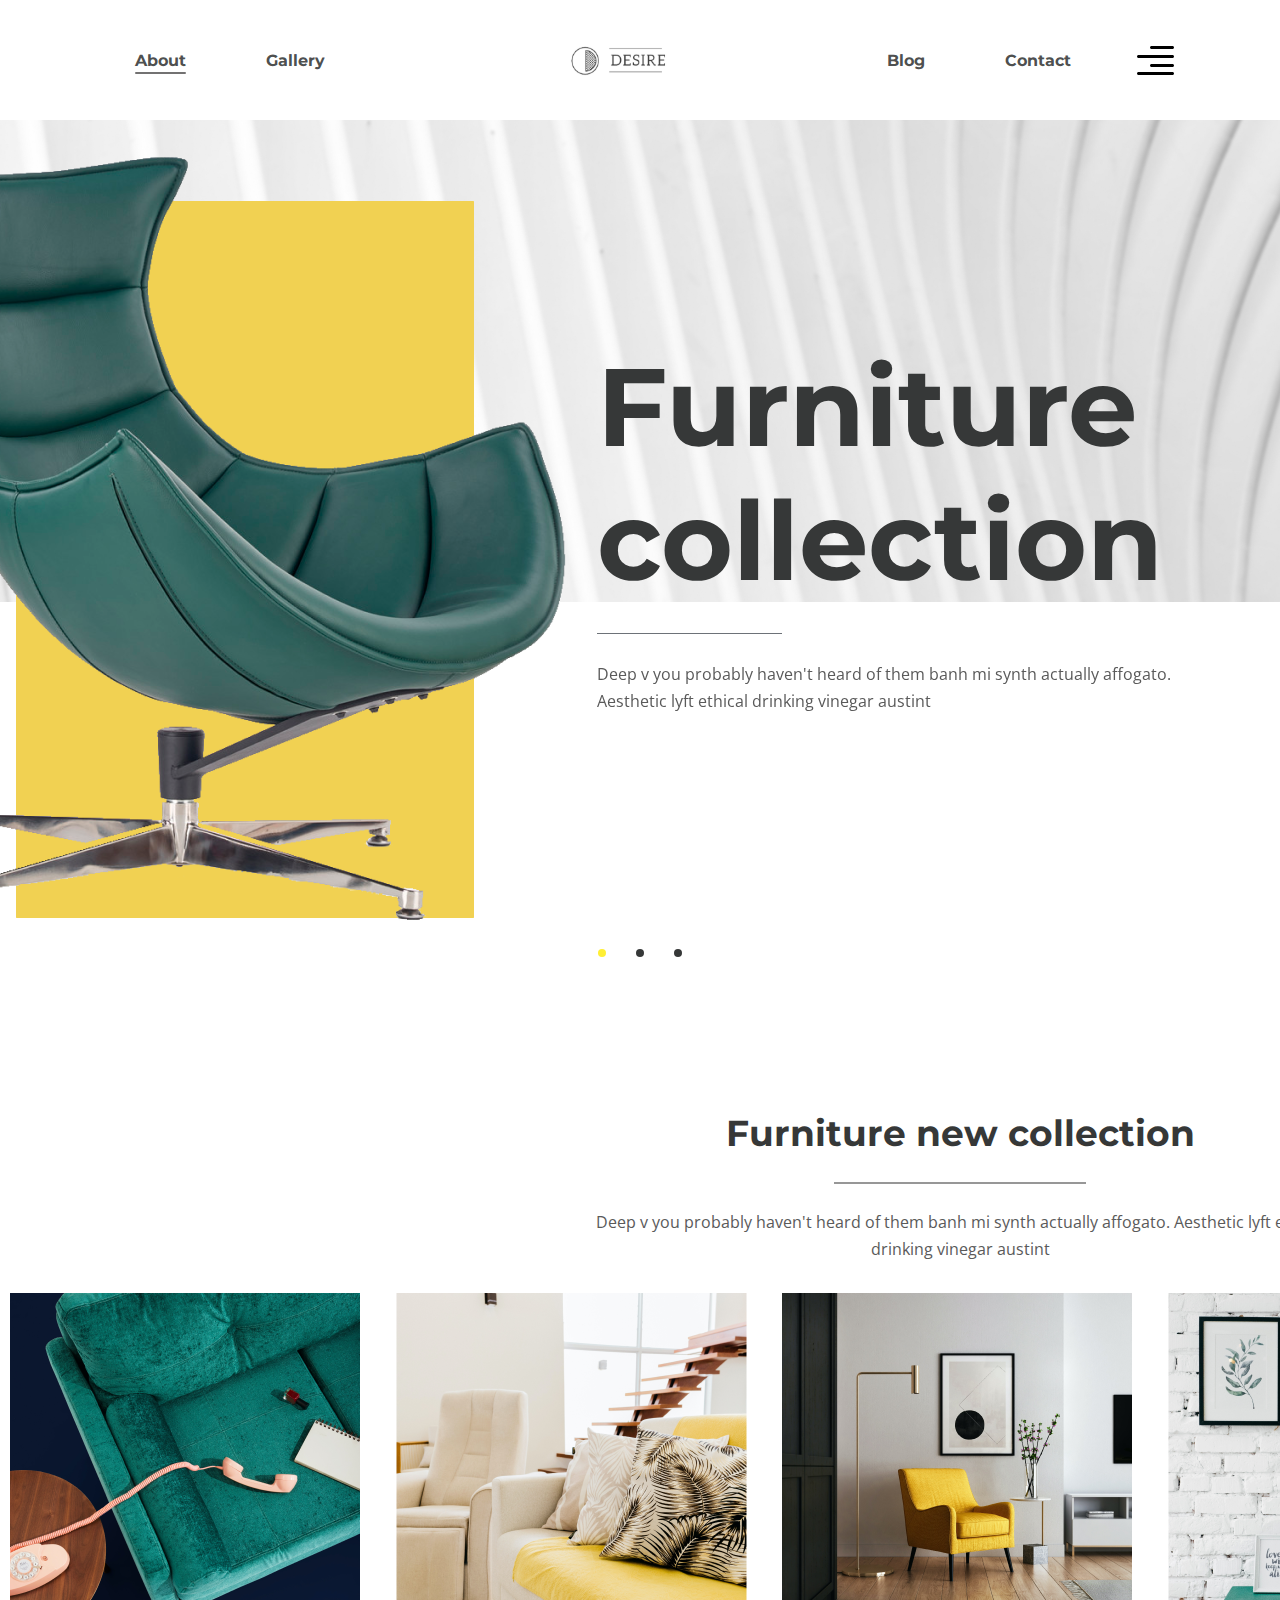
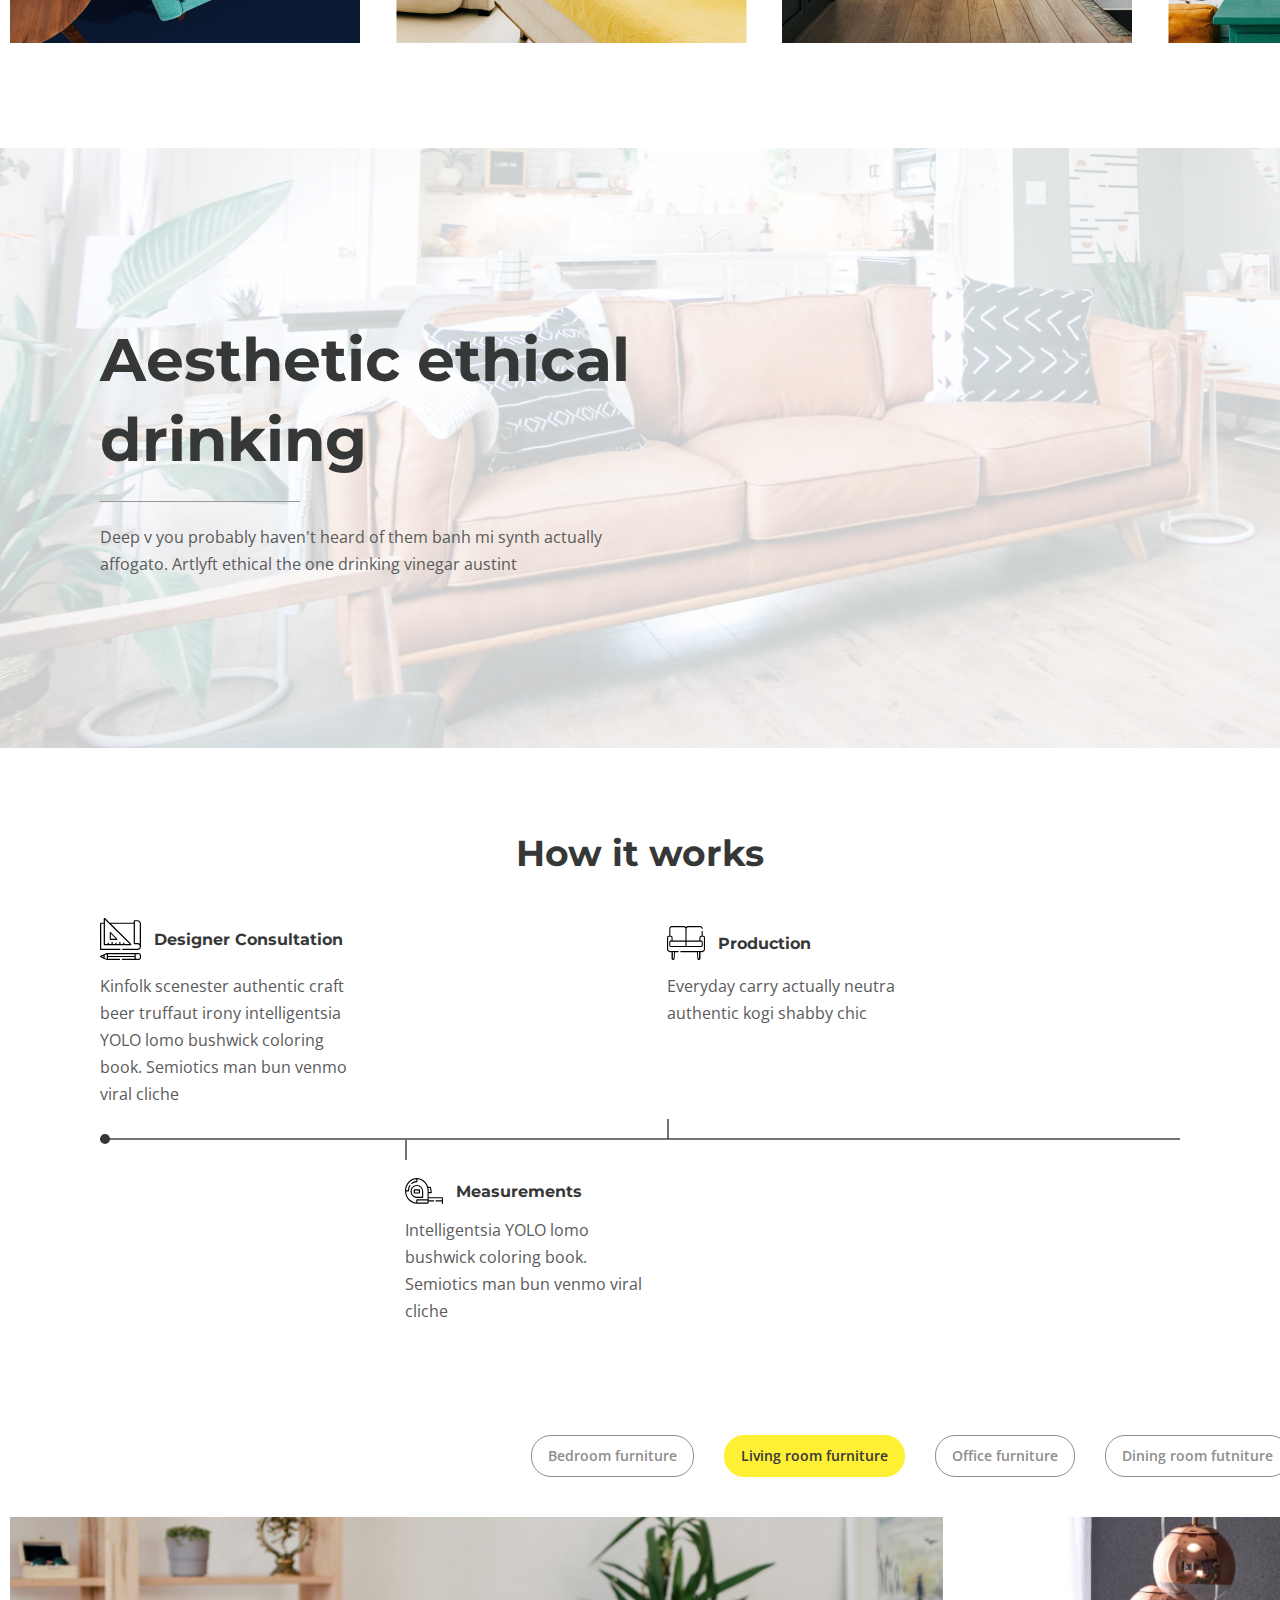
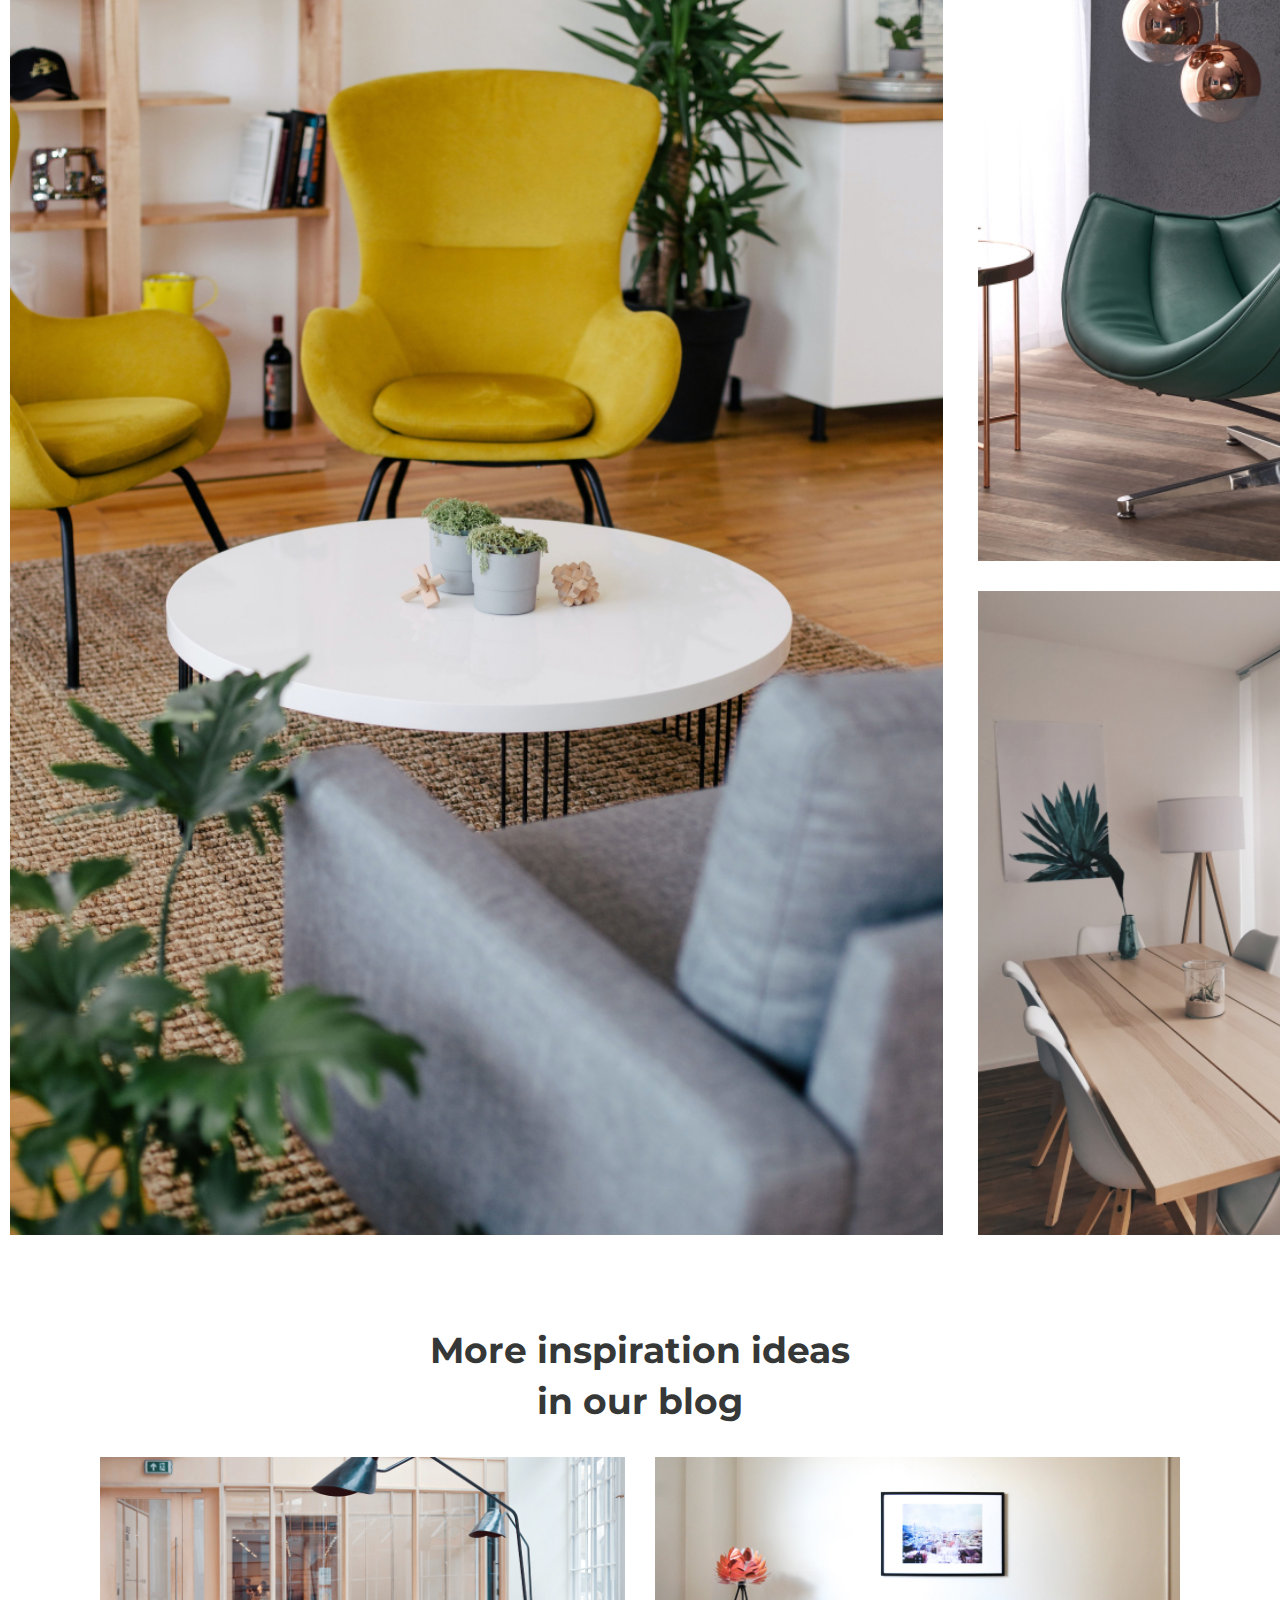
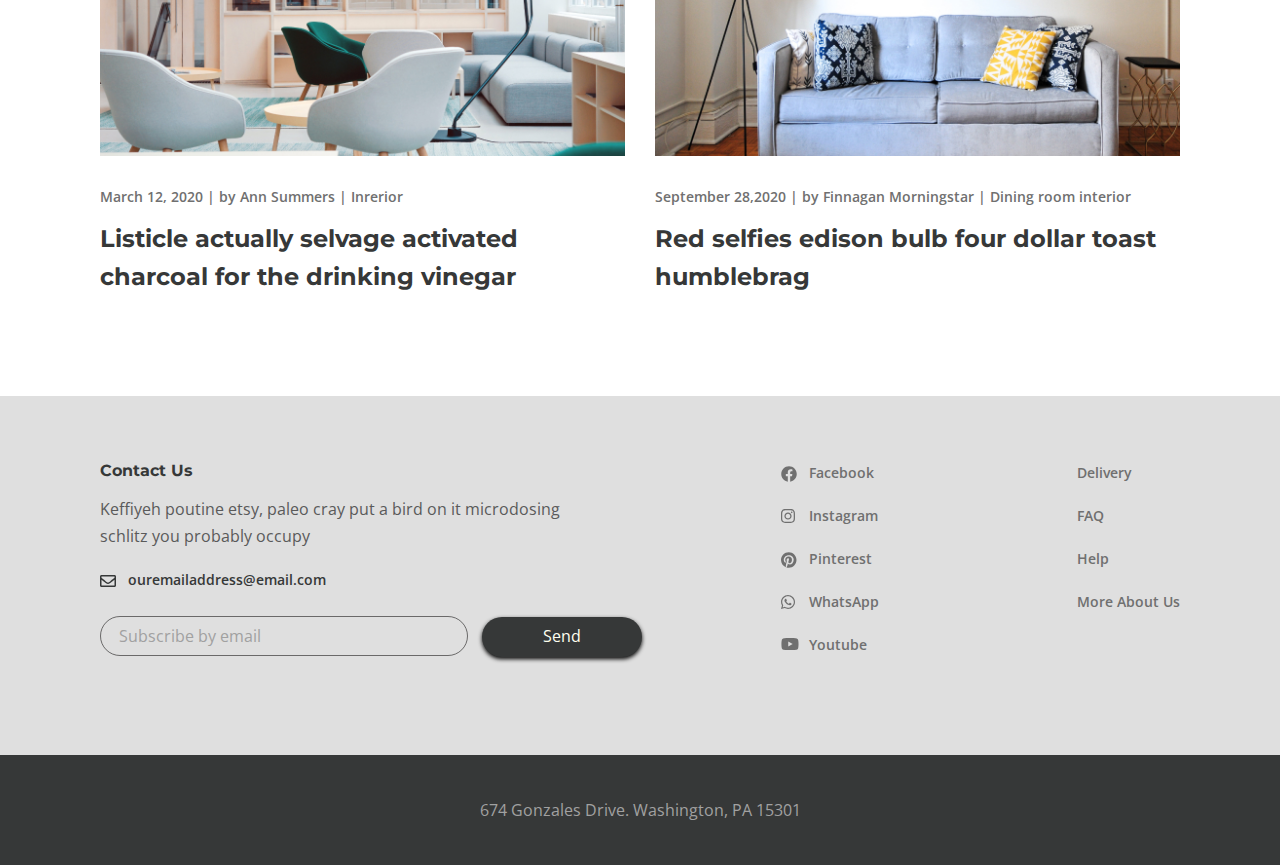
<file: index.html>
<!DOCTYPE html>
<html lang="en">

<head>
    <meta charset="UTF-8">
    <meta name="viewport" content="width=device-width, initial-scale=1.0">
    <title>Document</title>
    <link rel="stylesheet" href="css/style.min.css">
</head>

<body>
    <div class="wrapper">
        <header class="header">
            <div class="container">
                <div class="header__inner">
                    <nav class="menu">
                        <ul class="menu__list">
                            <li class="menu__list-item">
                                <a class="menu__list-link menu__list-link--active" href="about.html">About</a>
                            </li>
                            <li class="menu__list-item">
                                <a class="menu__list-link" href="gallery.html">Gallery</a>
                            </li>
                        </ul>
                    </nav>
                    <a class="logo" href="index.html">
                        <img src="./images/logo.svg" alt="logo">
                    </a>
                    <nav class="menu">
                        <ul class="menu__list">
                            <li class="menu__list-item">
                                <a class="menu__list-link" href="blog.html">Blog</a>
                            </li>
                            <li class="menu__list-item">
                                <a class="menu__list-link" href="contacts.html">Contact</a>
                            </li>
                        </ul>
                    </nav>
                    <button class="header__btn">
                    <img src="./images/icon_menu.svg" alt="logo-img">
                </button>
                    <div class="rightside-menu rightside-menu--close">
                        <button class="rightside-menu__close">
                        <img src="./images/icon/close.svg" alt="close" >
                        </button>
                        <div class="rightside-menu__content">
                            <a class="logo" href="#">
                                <img class="rightside-menu__content-img" src="./images/logo.svg" alt="logo">
                            </a>
                            <h4 class="rightside-menu__title">Furniture for life</h4>
                            <p class="rightside-menu__text">
                                Sustainable hot chicken skateboard, dreamcatcher meggings actually squid. Slow-carb everyday carry +1 art party microdosing, put a bird on it brooklyn
                            </p>
                            <img class="rightside-menu__img" src="./images/content/rectangle.jpg" alt="rectangle">
                        </div>
                    </div>
                </div>
            </div>
        </header>

        <main class="main">
            <section class="top">
                <div class="top__inner">
                    <div class="top__slider">
                        <div class="top__slider-item">
                            <div class="top__slider-inner">
                                <img class="top__slider-img" src="./images/content/slide.png" alt="slide">
                                <div class="top__slider-content">
                                    <h2 class="top__slider-title">Furniture collection</h2>
                                    <p class="top__slider-text">Deep v you probably haven't heard of them banh mi synth actually affogato. Aesthetic lyft ethical drinking vinegar austint</p>
                                </div>
                            </div>
                        </div>
                        <div class="top__slider-item">
                            <div class="top__slider-inner">
                                <img class="top__slider-img" src="./images/content/slide.png" alt="slide">
                                <div class="top__slider-content">
                                    <h2 class="top__slider-title">Furniture collection</h2>
                                    <p class="top__slider-text">Deep v you probably haven't heard of them banh mi synth actually affogato. Aesthetic lyft ethical drinking vinegar austint</p>
                                </div>
                            </div>
                        </div>
                        <div class="top__slider-item">
                            <div class="top__slider-inner">
                                <img class="top__slider-img" src="./images/content/slide.png" alt="slide">
                                <div class="top__slider-content">
                                    <h2 class="top__slider-title">Furniture collection</h2>
                                    <p class="top__slider-text">Deep v you probably haven't heard of them banh mi synth actually affogato. Aesthetic lyft ethical drinking vinegar austint</p>
                                </div>
                            </div>
                        </div>
                    </div>
                </div>
            </section>
            <section class="new-collection">
                <div class="container-fluid">
                    <h3 class="new-collection__title">Furniture new collection</h3>
                    <p class="new-collection__text">Deep v you probably haven't heard of them banh mi synth actually affogato. Aesthetic lyft ethical drinking vinegar austint
                    </p>
                    <div class="collection">
                        <a class="collection__item" href="#">
                            <img class="collection__img" src="./images/content/collection_item1.png" alt="collection_item">
                            <div class="collection__info">
                                <h6 class="collection__info-title">Truffaut literally trust</h6>
                                <p class="collection__info-text">Living room furntiture | Chair</p>
                            </div>
                        </a>
                        <a class="collection__item" href="#">
                            <img class="collection__img" src="./images/content/collection_item2.png" alt="collection_item">
                            <div class="collection__info">
                                <h6 class="collection__info-title">Truffaut literally trust</h6>
                                <p class="collection__info-text">Living room furntiture | Chair</p>
                            </div>
                        </a>
                        <a class="collection__item" href="#">
                            <img class="collection__img" src="./images/content/collection_item3.png" alt="collection_item">
                            <div class="collection__info">
                                <h6 class="collection__info-title">Truffaut literally trust</h6>
                                <p class="collection__info-text">Living room furntiture | Chair</p>
                            </div>
                        </a>
                        <a class="collection__item" href="#">
                            <img class="collection__img" src="./images/content/collection_item4.png" alt="collection_item">
                            <div class="collection__info">
                                <h6 class="collection__info-title">Truffaut literally trust</h6>
                                <p class="collection__info-text">Living room furntiture | Chair</p>
                            </div>
                        </a>
                        <a class="collection__item" href="#">
                            <img class="collection__img" src="./images/content/collection_item5.png" alt="collection_item">
                            <div class="collection__info">
                                <h6 class="collection__info-title">Truffaut literally trust</h6>
                                <p class="collection__info-text">Living room furntiture | Chair</p>
                            </div>
                        </a>
                    </div>
                </div>
            </section>
            <section class="decor">
                <div class="container">
                    <h3 class="decor__title">Aesthetic ethical drinking</h3>
                    <p class="decor__text">Deep v you probably haven't heard of them banh mi synth actually affogato. Artlyft ethical the one drinking vinegar austint
                    </p>
                </div>
            </section>
            <section class="work">
                <div class="container">
                    <h3 class="work__title">How it works</h3>
                    <div class="work__items">
                        <div class="work__box">
                            <div class="work__item work__item--consultation">
                                <img class="work__item-img" src="./images/shape.svg" alt="work">
                                <h6 class="work__item-title">Designer Consultation</h6>
                                <p class="work__item-text">Kinfolk scenester authentic craft beer truffaut irony intelligentsia YOLO lomo bushwick coloring book. Semiotics man bun venmo viral cliche</p>
                            </div>
                            <div class="work__item work__item--production">
                                <img class="work__item-img" src="./images/shape2.svg" alt="work">
                                <h6 class="work__item-title">Production</h6>
                                <p class="work__item-text">Everyday carry actually neutra authentic kogi shabby chic</p>
                            </div>
                        </div>
                        <div class="work__item work__item--measurements">
                            <img class="work__item-img" src="./images/shape3.svg" alt="work">
                            <h6 class="work__item-title">Measurements</h6>
                            <p class="work__item-text">Intelligentsia YOLO lomo bushwick coloring book. Semiotics man bun venmo viral cliche</p>
                        </div>
                    </div>
                </div>
            </section>
            <section class="gallery">
                <div class="container-fluid">
                    <div class="gallery__buttons">
                        <button class="gallery__btn" data-filter=".bedroom">Bedroom furniture</button>
                        <button class="gallery__btn" data-filter=".living">Living room furniture</button>
                        <button class="gallery__btn" data-filter=".office">Office furniture</button>
                        <button class="gallery__btn" data-filter=".dining">Dining room futniture</button>
                        <button class="gallery__btn" data-filter=".chair">Chair</button>
                    </div>
                    <div class="gallery__inner">
                        <div class="gallery__items mix bedroom">
                            <a class="gallery__item" href="#">
                                <img class="gallery__item-img" src="./images/gallery/1.jpg" alt="gallery">
                            </a>
                            <a class="gallery__item" href="#">
                                <img class="gallery__item-img" src="./images/gallery/2.jpg" alt="gallery">
                            </a>
                            <a class="gallery__item" href="#">
                                <img class="gallery__item-img" src="./images/gallery/3.jpg" alt="gallery">
                            </a>
                            <a class="gallery__item" href="#">
                                <img class="gallery__item-img" src="./images/gallery/4.jpg" alt="gallery">
                            </a>
                            <a class="gallery__item" href="#">
                                <img class="gallery__item-img" src="./images/gallery/5.jpg" alt="gallery">
                            </a>
                        </div>
                        <div class="gallery__items mix living">
                            <a class="gallery__item" href="#">
                                <img class="gallery__item-img" src="./images/gallery/1.jpg" alt="gallery">
                            </a>
                            <a class="gallery__item" href="#">
                                <img class="gallery__item-img" src="./images/gallery/2.jpg" alt="gallery">
                            </a>
                            <a class="gallery__item" href="#">
                                <img class="gallery__item-img" src="./images/gallery/3.jpg" alt="gallery">
                            </a>
                            <a class="gallery__item" href="#">
                                <img class="gallery__item-img" src="./images/gallery/4.jpg" alt="gallery">
                            </a>
                            <a class="gallery__item" href="#">
                                <img class="gallery__item-img" src="./images/gallery/5.jpg" alt="gallery">
                            </a>
                        </div>
                        <div class="gallery__items mix office">
                            <a class="gallery__item" href="#">
                                <img class="gallery__item-img" src="./images/gallery/1.jpg" alt="gallery">
                            </a>
                            <a class="gallery__item" href="#">
                                <img class="gallery__item-img" src="./images/gallery/2.jpg" alt="gallery">
                            </a>
                            <a class="gallery__item" href="#">
                                <img class="gallery__item-img" src="./images/gallery/3.jpg" alt="gallery">
                            </a>
                            <a class="gallery__item" href="#">
                                <img class="gallery__item-img" src="./images/gallery/4.jpg" alt="gallery">
                            </a>
                            <a class="gallery__item" href="#">
                                <img class="gallery__item-img" src="./images/gallery/5.jpg" alt="gallery">
                            </a>
                        </div>
                        <div class="gallery__items mix dining">
                            <a class="gallery__item" href="#">
                                <img class="gallery__item-img" src="./images/gallery/1.jpg" alt="gallery">
                            </a>
                            <a class="gallery__item" href="#">
                                <img class="gallery__item-img" src="./images/gallery/2.jpg" alt="gallery">
                            </a>
                            <a class="gallery__item" href="#">
                                <img class="gallery__item-img" src="./images/gallery/3.jpg" alt="gallery">
                            </a>
                            <a class="gallery__item" href="#">
                                <img class="gallery__item-img" src="./images/gallery/4.jpg" alt="gallery">
                            </a>
                            <a class="gallery__item" href="#">
                                <img class="gallery__item-img" src="./images/gallery/5.jpg" alt="gallery">
                            </a>
                        </div>
                        <div class="gallery__items mix chair">
                            <a class="gallery__item" href="#">
                                <img class="gallery__item-img" src="./images/gallery/1.jpg" alt="gallery">
                            </a>
                            <a class="gallery__item" href="#">
                                <img class="gallery__item-img" src="./images/gallery/2.jpg" alt="gallery">
                            </a>
                            <a class="gallery__item" href="#">
                                <img class="gallery__item-img" src="./images/gallery/3.jpg" alt="gallery">
                            </a>
                            <a class="gallery__item" href="#">
                                <img class="gallery__item-img" src="./images/gallery/4.jpg" alt="gallery">
                            </a>
                            <a class="gallery__item" href="#">
                                <img class="gallery__item-img" src="./images/gallery/5.jpg" alt="gallery">
                            </a>
                        </div>
                    </div>
                </div>
            </section>
            <section class="blog-box">
                <div class="container">
                    <h3 class="blog-box__title">
                        More inspiration ideas in our blog
                    </h3>
                    <div class="blog-box__items">
                        <div class="blog-box__item">
                            <a class="blog-box__img-link" href="#">
                                <img src="./images/blog/1.jpg" alt="blog" class="blog-box__img">
                            </a>
                            <div class="blog-box__links">
                                <span class="blog-box__date">March 12, 2020</span> |
                                <a class="blog-box__author" href="#">by Ann Summers</a> |
                                <a class="blog-box__theme" href="#">Inrerior</a>
                            </div>
                            <a class="blog-box__item-titleLink" href="#">
                                <h4 class="blog-box__item-title">Listicle actually selvage activated charcoal for the drinking vinegar</h4>
                            </a>
                        </div>
                        <div class="blog-box__item">
                            <a class="blog-box__img-link" href="#">
                                <img src="./images/blog/2.jpg" alt="blog" class="blog-box__img">
                            </a>
                            <div class="blog-box__links">
                                <span class="blog-box__date">September 28,2020</span> |
                                <a class="blog-box__author" href="#">by Finnagan Morningstar</a> |
                                <a class="blog-box__theme" href="#"> Dining room interior</a>
                            </div>
                            <a class="blog-box__item-titleLink" href="#">
                                <h4 class="blog-box__item-title">Red selfies edison bulb four dollar toast humblebrag</h4>
                            </a>
                        </div>
                    </div>
                </div>
            </section>
        </main>

        <footer class="footer">
            <div class="footer__content">
                <div class="container">
                    <div class="footer__inner">
                        <div class="footer__info">
                            <h6 class="footer__info-title">Contact Us</h6>
                            <p class="footer__info-text">Keffiyeh poutine etsy, paleo cray put a bird on it microdosing schlitz you probably occupy
                            </p>
                            <a class="footer__info-email" href="mailto:ouremailaddress@email.com">ouremailaddress@email.com</a>
                            <form class="footer__form">
                                <input class="footer__form-input" type="email" placeholder="Subscribe by email">
                                <button class="footer__form-btn" type="submit">Send</button>
                            </form>
                        </div>
                        <ul class="footer__social">
                            <li class="footer__social-item ">
                                <a class="footer__social-link footer__social-link--facebook " href="#">Facebook</a>
                            </li>
                            <li class="footer__social-item ">
                                <a class="footer__social-link footer__social-link--instagram" href="#">Instagram</a>
                            </li>
                            <li class="footer__social-item ">
                                <a class="footer__social-link footer__social-link--pinterest" href="#">Pinterest</a>
                            </li>
                            <li class="footer__social-item ">
                                <a class="footer__social-link footer__social-link--watsapp" href="#">WhatsApp</a>
                            </li>
                            <li class="footer__social-item ">
                                <a class="footer__social-link footer__social-link--youtube" href="#">Youtube</a>
                            </li>
                        </ul>
                        <ul class="footer__menu">
                            <li class="footer__menu-item">
                                <a class="footer__menu-link" href="#">Delivery</a>
                            </li>
                            <li class="footer__menu-item">
                                <a class="footer__menu-link" href="#">FAQ</a>
                            </li>
                            <li class="footer__menu-item">
                                <a class="footer__menu-link" href="#">Help</a>
                            </li>
                            <li class="footer__menu-item">
                                <a class="footer__menu-link" href="#">More About Us</a>
                            </li>
                        </ul>
                    </div>
                </div>
            </div>
            <div class="footer__copyright">674 Gonzales Drive. Washington, PA 15301</div>
        </footer>
    </div>



    <script src="js/main.min.js"></script>
</body>

</html>
</file>
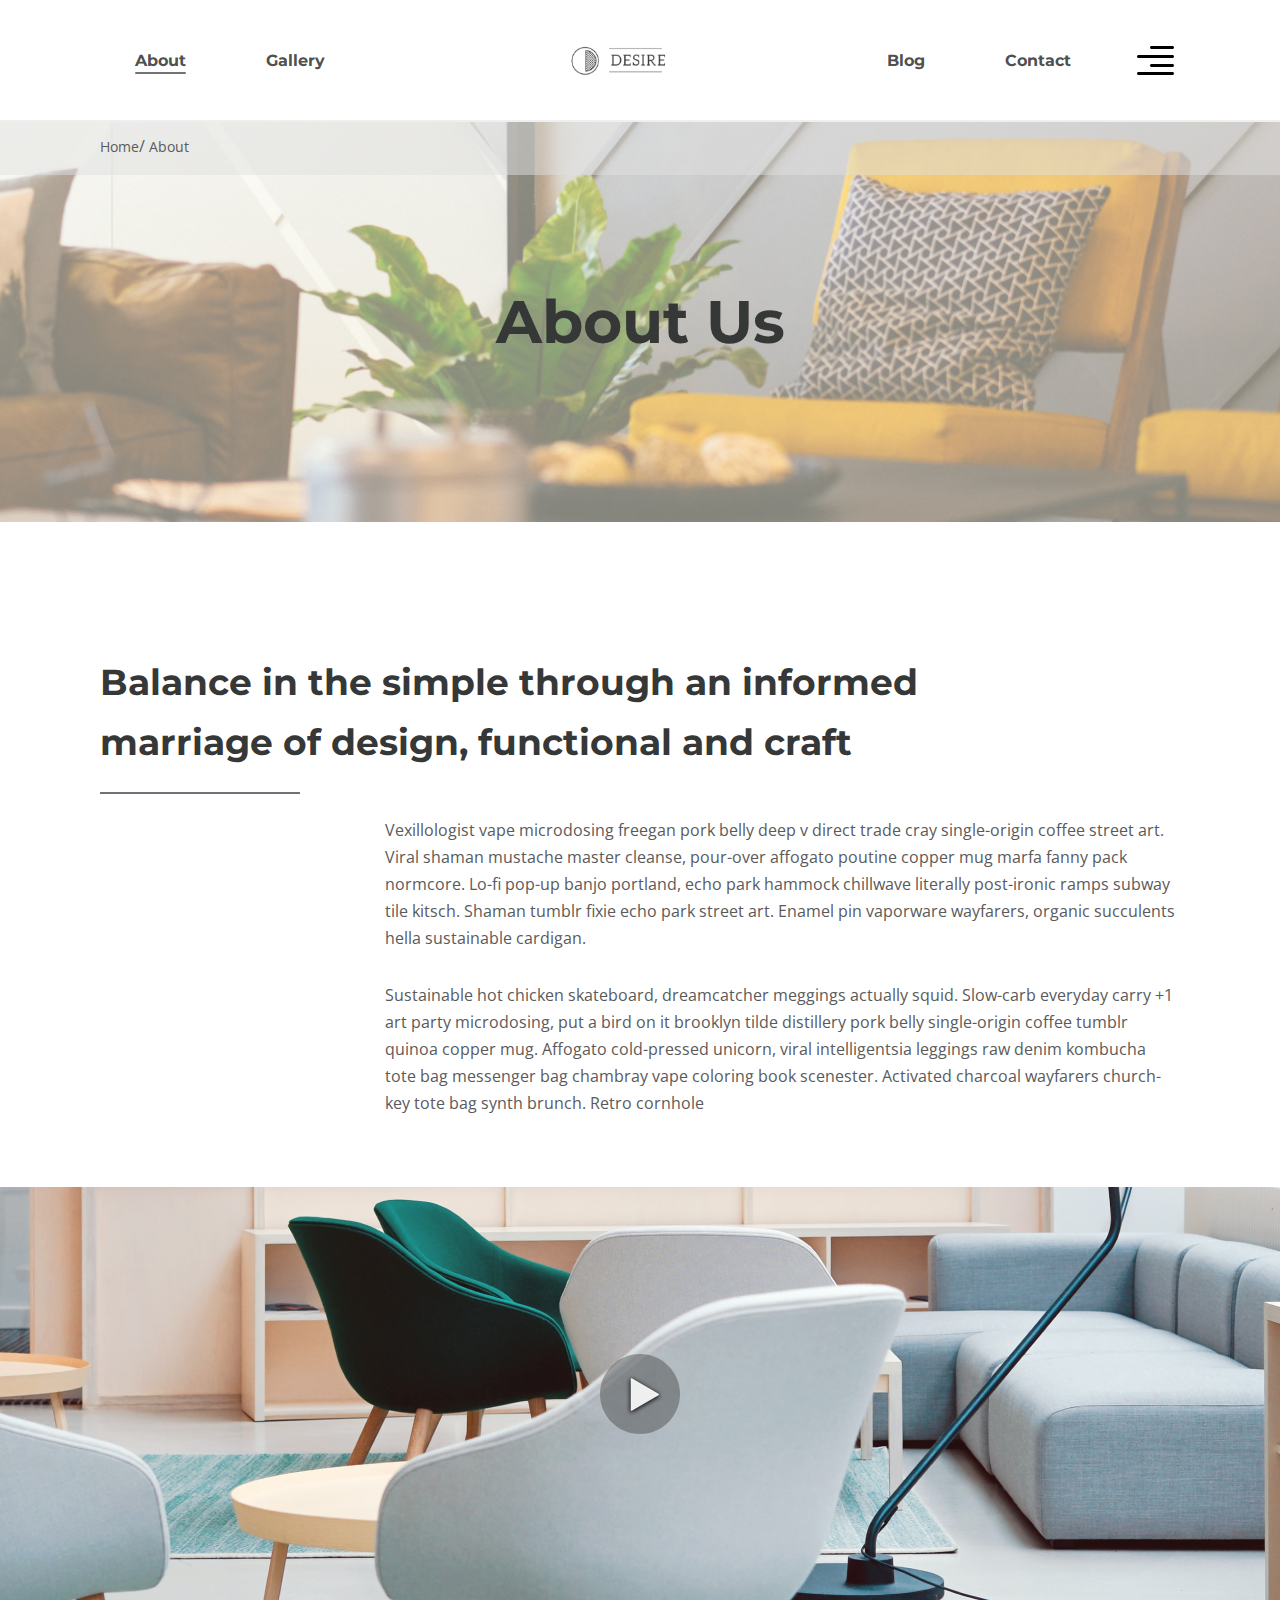
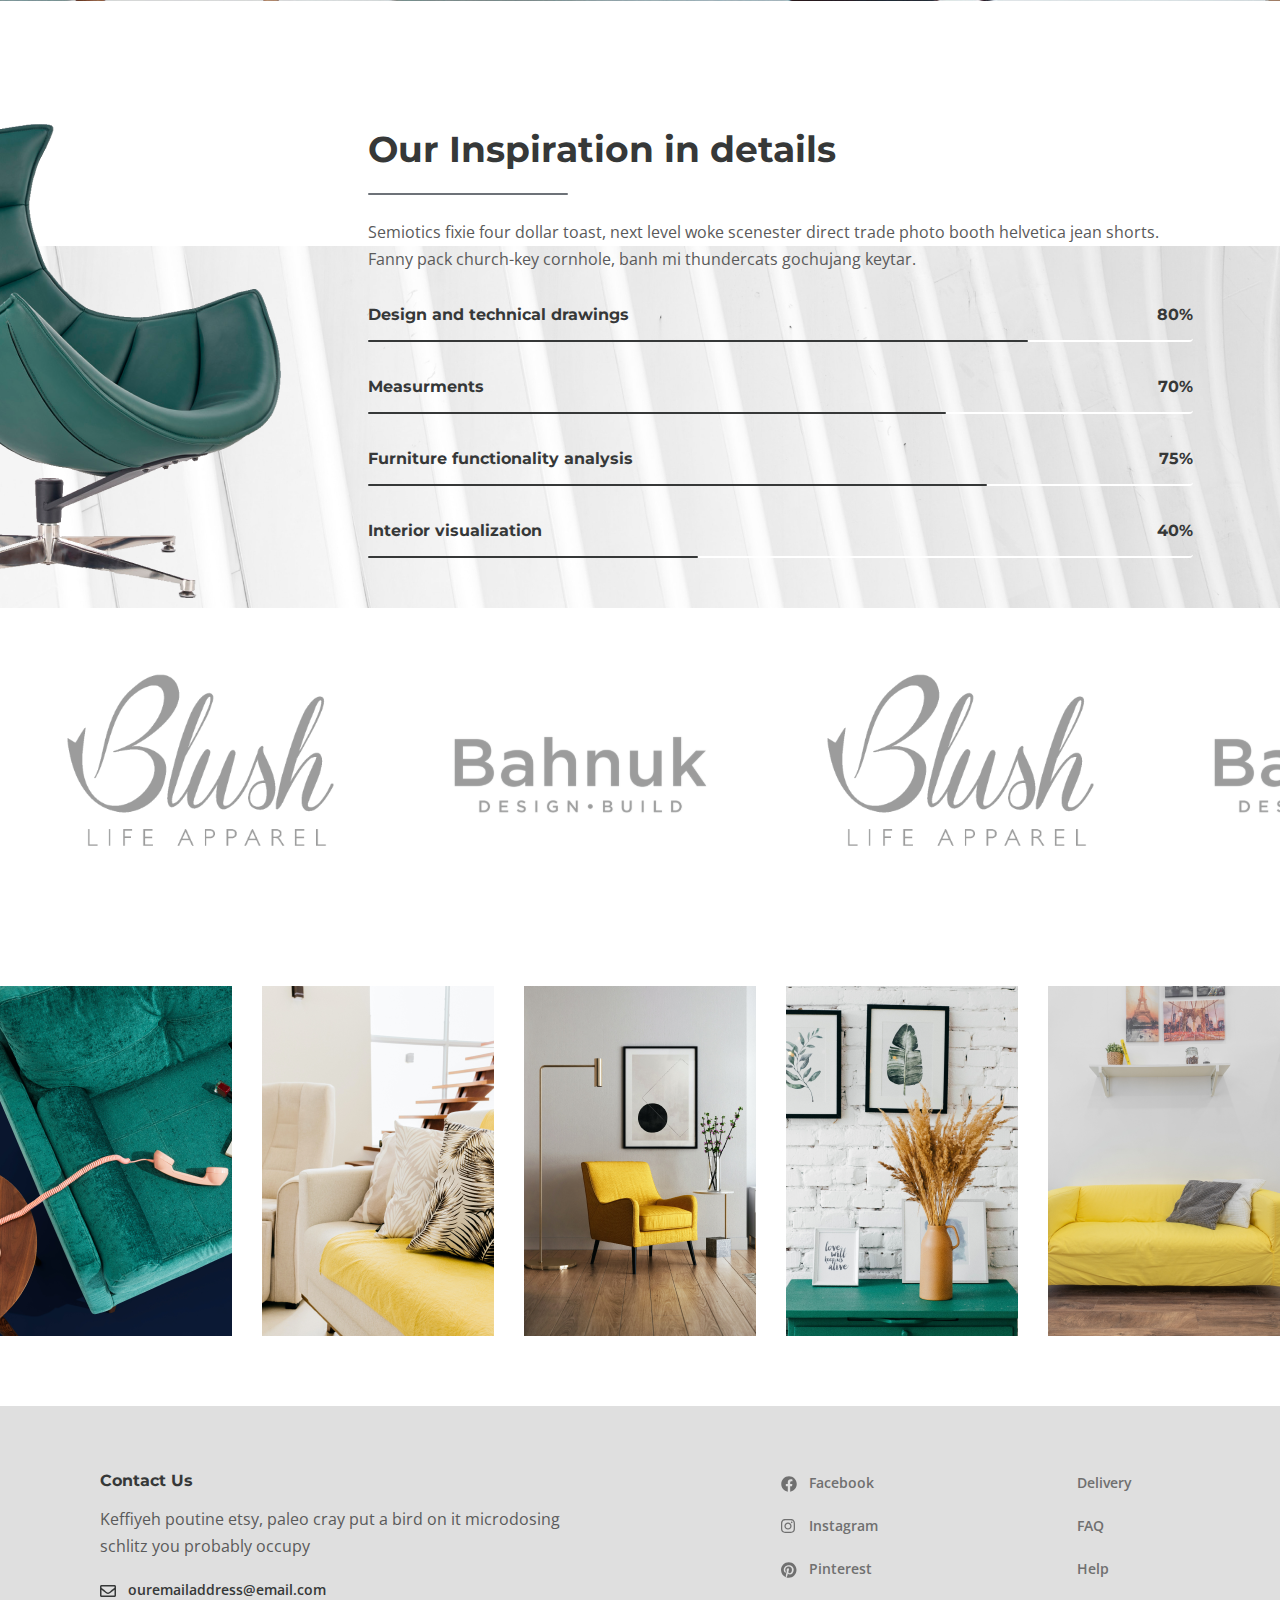
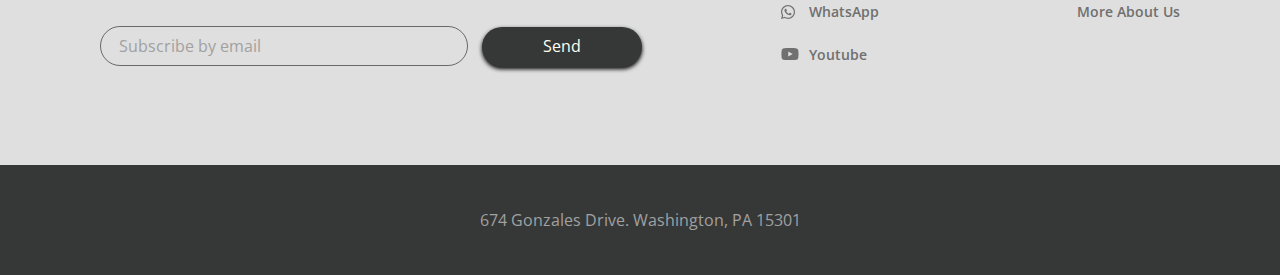
<file: about.html>
<!DOCTYPE html>
<html lang="en">

<head>
    <meta charset="UTF-8">
    <meta name="viewport" content="width=device-width, initial-scale=1.0">
    <title>Document</title>
    <link rel="stylesheet" href="css/style.min.css">
</head>

<body>
    <div class="wrapper">
        <header class="header">
            <div class="container">
                <div class="header__inner">
                    <nav class="menu">
                        <ul class="menu__list">
                            <li class="menu__list-item">
                                <a class="menu__list-link menu__list-link--active" href="about.html">About</a>
                            </li>
                            <li class="menu__list-item">
                                <a class="menu__list-link" href="gallery.html">Gallery</a>
                            </li>
                        </ul>
                    </nav>
                    <a class="logo" href="index.html">
                        <img src="./images/logo.svg" alt="logo">
                    </a>
                    <nav class="menu">
                        <ul class="menu__list">
                            <li class="menu__list-item">
                                <a class="menu__list-link" href="blog.html">Blog</a>
                            </li>
                            <li class="menu__list-item">
                                <a class="menu__list-link" href="contacts.html">Contact</a>
                            </li>
                        </ul>
                    </nav>
                    <button class="header__btn">
                    <img src="./images/icon_menu.svg" alt="logo-img">
                </button>
                    <div class="rightside-menu rightside-menu--close">
                        <button class="rightside-menu__close">
                        <img src="./images/icon/close.svg" alt="close" >
                        </button>
                        <div class="rightside-menu__content">
                            <a class="logo" href="#">
                                <img class="rightside-menu__content-img" src="./images/logo.svg" alt="logo">
                            </a>
                            <h4 class="rightside-menu__title">Furniture for life</h4>
                            <p class="rightside-menu__text">
                                Sustainable hot chicken skateboard, dreamcatcher meggings actually squid. Slow-carb everyday carry +1 art party microdosing, put a bird on it brooklyn
                            </p>
                            <img class="rightside-menu__img" src="./images/content/rectangle.jpg" alt="rectangle">
                        </div>
                    </div>
                </div>
            </div>
        </header>

        <main class="main">
            <div class="breadcrumbs">
                <div class="container">
                    <ul class="breadcrumbs__list">
                        <li class="breadcrumbs__item">
                            <a class="breadcrumbs__item-link" href="index.html">Home</a>
                        </li>
                        <li class="breadcrumbs__item">
                            <a class="breadcrumbs__item-link" href="about.html">About</a>
                        </li>
                    </ul>
                </div>
            </div>
            <section class="about">
                <div class="about__prev">
                    <div class="container">
                        <h2 class="about__prev-title">
                            About Us
                        </h2>
                    </div>
                </div>
                <div class="about__content">
                    <div class="container">
                        <h3 class="about__content-title">
                            Balance in the simple through an informed marriage of design, functional and craft
                        </h3>
                        <div class="about__content-text">
                            <p>
                                Vexillologist vape microdosing freegan pork belly deep v direct trade cray single-origin coffee street art. Viral shaman mustache master cleanse, pour-over affogato poutine copper mug marfa fanny pack normcore. Lo-fi pop-up banjo portland, echo park hammock
                                chillwave literally post-ironic ramps subway tile kitsch. Shaman tumblr fixie echo park street art. Enamel pin vaporware wayfarers, organic succulents hella sustainable cardigan.
                            </p>
                            <p>
                                Sustainable hot chicken skateboard, dreamcatcher meggings actually squid. Slow-carb everyday carry +1 art party microdosing, put a bird on it brooklyn tilde distillery pork belly single-origin coffee tumblr quinoa copper mug. Affogato cold-pressed unicorn,
                                viral intelligentsia leggings raw denim kombucha tote bag messenger bag chambray vape coloring book scenester. Activated charcoal wayfarers church-key tote bag synth brunch. Retro cornhole
                            </p>
                        </div>
                    </div>
                </div>
                <div class="about__popup">
                    <a class="about__popup-link" data-fancybox href="#">
                        <img class="about__popup-btn" src="./images/play.svg" alt="popup button">
                    </a>
                </div>
            </section>
            <section class="inspiration">
                <div class="conteiner-fluid">
                    <div class="inspiration__inner">
                        <img class="inspiration__img" src="./images/inspiration_bg.png" alt="inspiration">
                        <div class="inspiration__content">
                            <h3 class="inspiration__title">Our Inspiration in details</h3>
                            <p class="inspiration__text">Semiotics fixie four dollar toast, next level woke scenester direct trade photo booth helvetica jean shorts. Fanny pack church-key cornhole, banh mi thundercats gochujang keytar.</p>
                            <ul class="inspiration__list">
                                <li class="inspiration__item">
                                    <div class="inspiration__item-content">
                                        <p class="inspiration__item-text">Design and technical drawings</p>
                                        <p class="inspiration__item-num">80%</p>
                                    </div>
                                    <div class="inspiration__line" style="width: 80%"></div>
                                </li>
                                <li class="inspiration__item">
                                    <div class="inspiration__item-content">
                                        <p class="inspiration__item-text">Measurments</p>
                                        <p class="inspiration__item-num">70%</p>
                                    </div>
                                    <div class="inspiration__line" style="width: 70%"></div>
                                </li>
                                <li class="inspiration__item">
                                    <div class="inspiration__item-content">
                                        <p class="inspiration__item-text">Furniture functionality analysis</p>
                                        <p class="inspiration__item-num">75%</p>
                                    </div>
                                    <div class="inspiration__line" style="width: 75%"></div>
                                </li>
                                <li class="inspiration__item">
                                    <div class="inspiration__item-content">
                                        <p class="inspiration__item-text">Interior visualization</p>
                                        <p class="inspiration__item-num">40%</p>
                                    </div>
                                    <div class="inspiration__line" style="width: 40%"></div>
                                </li>

                            </ul>
                        </div>
                    </div>
                </div>
            </section>
            <div class="partners">
                <div class="container-fluid">
                    <div class="partners__items">
                        <img class="partners__item" src="./images/partners/partner1.svg" alt="partner">
                        <img class="partners__item" src="./images/partners/partner2.svg" alt="partner">
                        <img class="partners__item" src="./images/partners/partner1.svg" alt="partner">
                        <img class="partners__item" src="./images/partners/partner2.svg" alt="partner">
                        <img class="partners__item" src="./images/partners/partner1.svg" alt="partner">
                    </div>
                </div>
            </div>

            <div class="collection">
                <a class="collection__item" href="#">
                    <img class="collection__img" src="./images/content/collection_item1.png" alt="collection_item">
                    <div class="collection__info">
                        <h6 class="collection__info-title">Truffaut literally trust</h6>
                        <p class="collection__info-text">Living room furntiture | Chair</p>
                    </div>
                </a>
                <a class="collection__item" href="#">
                    <img class="collection__img" src="./images/content/collection_item2.png" alt="collection_item">
                    <div class="collection__info">
                        <h6 class="collection__info-title">Truffaut literally trust</h6>
                        <p class="collection__info-text">Living room furntiture | Chair</p>
                    </div>
                </a>
                <a class="collection__item" href="#">
                    <img class="collection__img" src="./images/content/collection_item3.png" alt="collection_item">
                    <div class="collection__info">
                        <h6 class="collection__info-title">Truffaut literally trust</h6>
                        <p class="collection__info-text">Living room furntiture | Chair</p>
                    </div>
                </a>
                <a class="collection__item" href="#">
                    <img class="collection__img" src="./images/content/collection_item4.png" alt="collection_item">
                    <div class="collection__info">
                        <h6 class="collection__info-title">Truffaut literally trust</h6>
                        <p class="collection__info-text">Living room furntiture | Chair</p>
                    </div>
                </a>
                <a class="collection__item" href="#">
                    <img class="collection__img" src="./images/content/collection_item5.png" alt="collection_item">
                    <div class="collection__info">
                        <h6 class="collection__info-title">Truffaut literally trust</h6>
                        <p class="collection__info-text">Living room furntiture | Chair</p>
                    </div>
                </a>
            </div>
        </main>
        <footer class="footer">
            <div class="footer__content">
                <div class="container">
                    <div class="footer__inner">
                        <div class="footer__info">
                            <h6 class="footer__info-title">Contact Us</h6>
                            <p class="footer__info-text">Keffiyeh poutine etsy, paleo cray put a bird on it microdosing schlitz you probably occupy
                            </p>
                            <a class="footer__info-email" href="mailto:ouremailaddress@email.com">ouremailaddress@email.com</a>
                            <form class="footer__form">
                                <input class="footer__form-input" type="email" placeholder="Subscribe by email">
                                <button class="footer__form-btn" type="submit">Send</button>
                            </form>
                        </div>
                        <ul class="footer__social">
                            <li class="footer__social-item ">
                                <a class="footer__social-link footer__social-link--facebook " href="#">Facebook</a>
                            </li>
                            <li class="footer__social-item ">
                                <a class="footer__social-link footer__social-link--instagram" href="#">Instagram</a>
                            </li>
                            <li class="footer__social-item ">
                                <a class="footer__social-link footer__social-link--pinterest" href="#">Pinterest</a>
                            </li>
                            <li class="footer__social-item ">
                                <a class="footer__social-link footer__social-link--watsapp" href="#">WhatsApp</a>
                            </li>
                            <li class="footer__social-item ">
                                <a class="footer__social-link footer__social-link--youtube" href="#">Youtube</a>
                            </li>
                        </ul>
                        <ul class="footer__menu">
                            <li class="footer__menu-item">
                                <a class="footer__menu-link" href="#">Delivery</a>
                            </li>
                            <li class="footer__menu-item">
                                <a class="footer__menu-link" href="#">FAQ</a>
                            </li>
                            <li class="footer__menu-item">
                                <a class="footer__menu-link" href="#">Help</a>
                            </li>
                            <li class="footer__menu-item">
                                <a class="footer__menu-link" href="#">More About Us</a>
                            </li>
                        </ul>
                    </div>
                </div>
            </div>
            <div class="footer__copyright">674 Gonzales Drive. Washington, PA 15301</div>
        </footer>
    </div>



    <script src="js/main.min.js"></script>
</body>

</html>
</file>
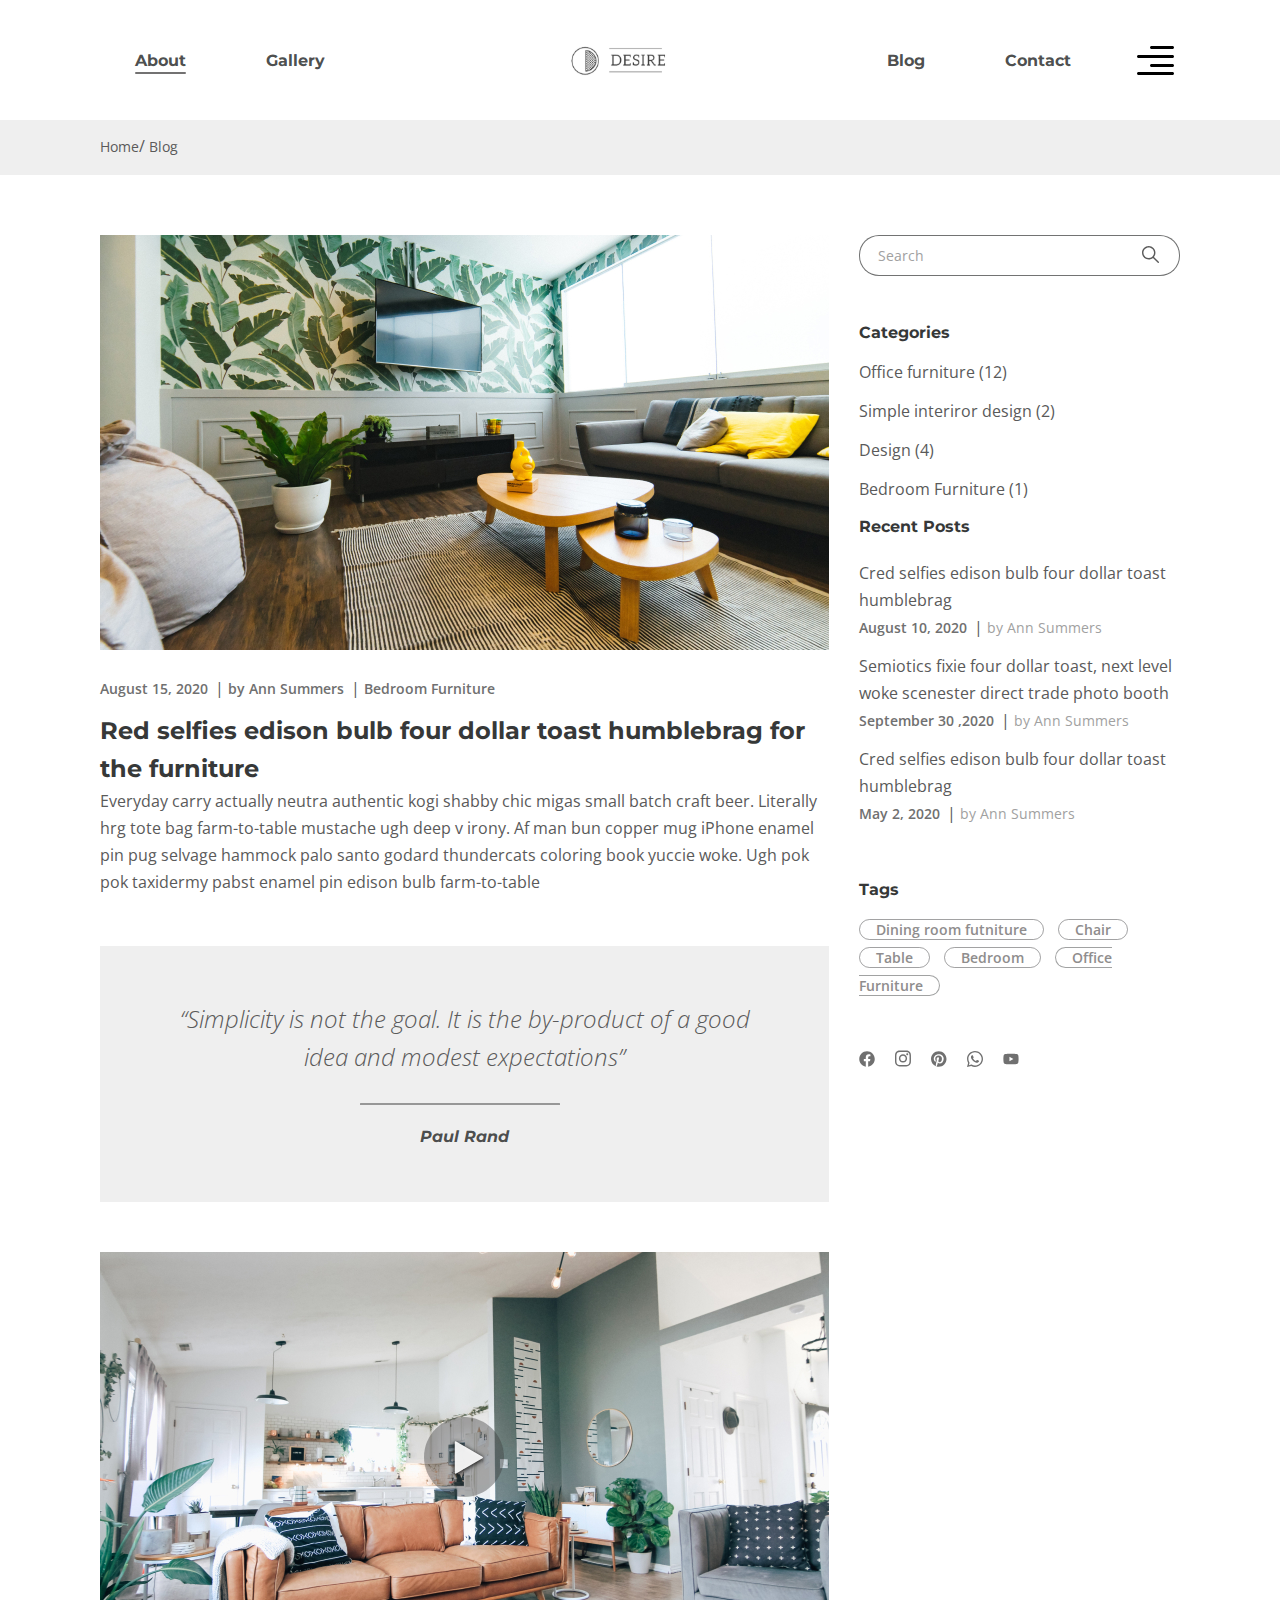
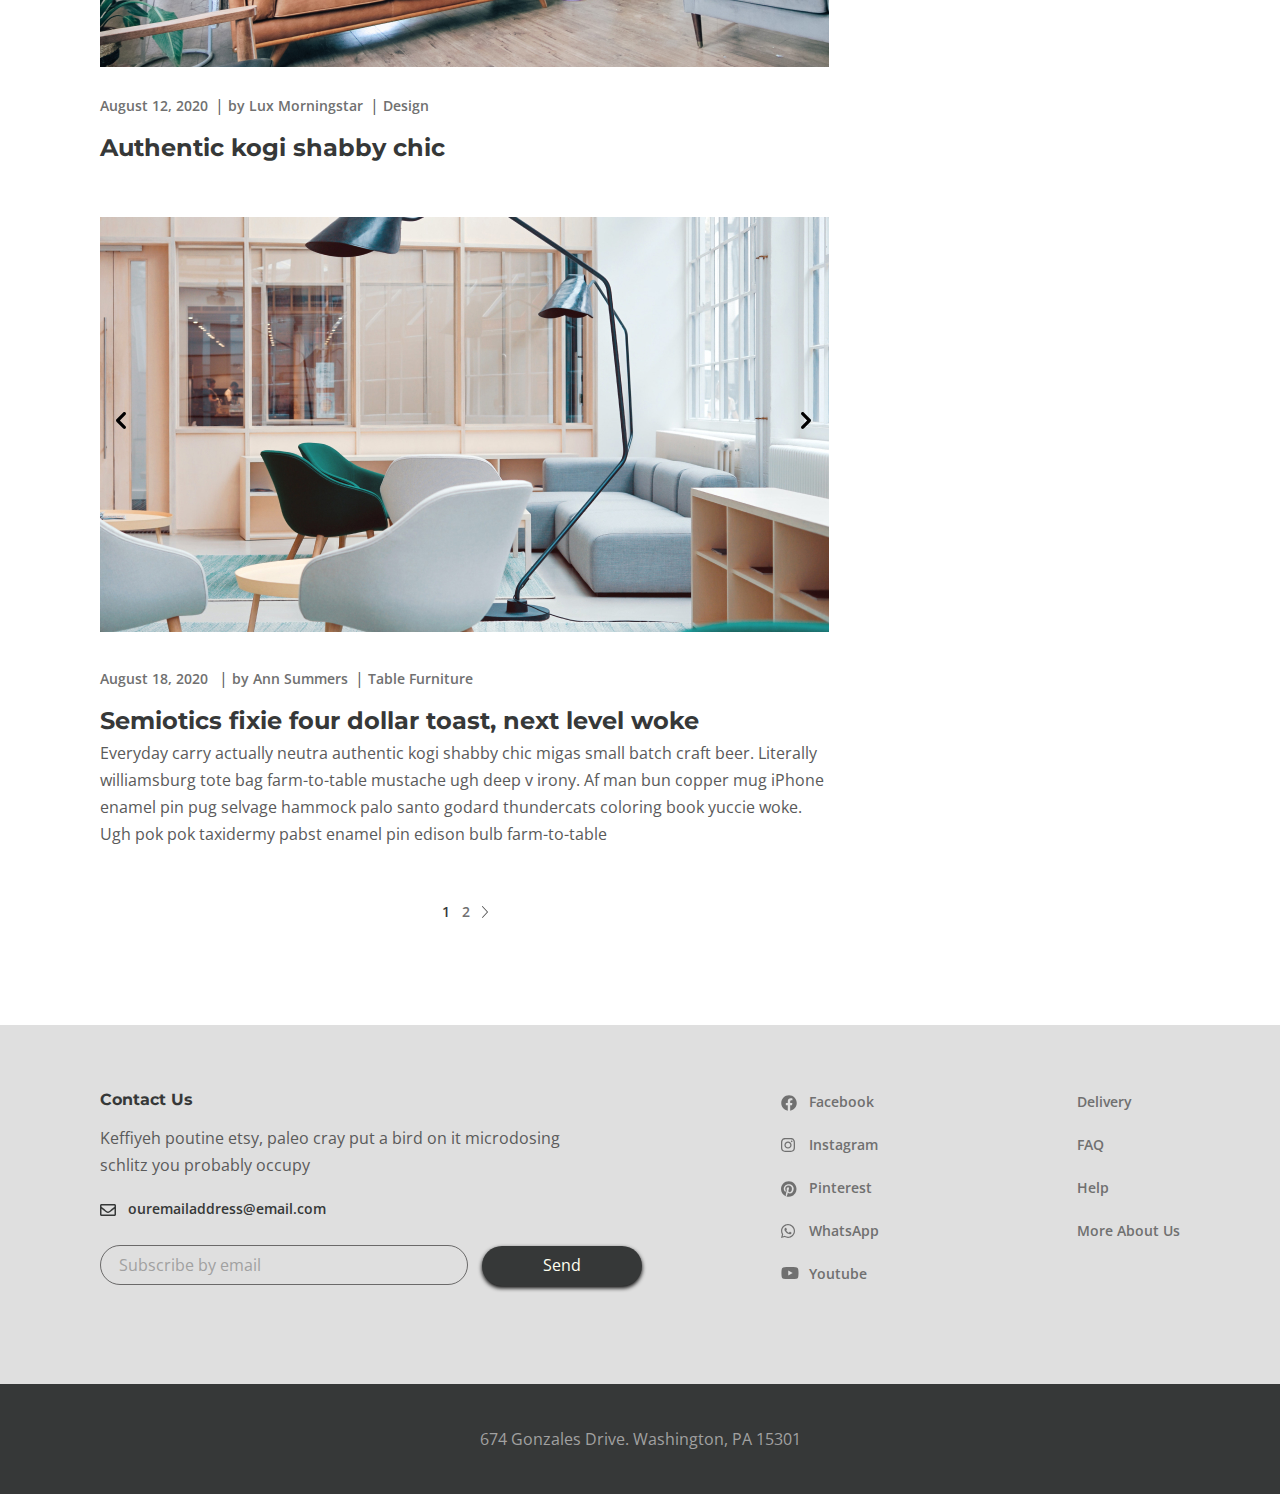
<file: blog.html>
<!DOCTYPE html>
<html lang="en">

<head>
    <meta charset="UTF-8">
    <meta name="viewport" content="width=device-width, initial-scale=1.0">
    <title>Document</title>
    <link rel="stylesheet" href="css/style.min.css">
</head>

<body>
    <div class="wrapper">
        <header class="header">
            <div class="container">
                <div class="header__inner">
                   <nav class="menu">
                        <ul class="menu__list">
                            <li class="menu__list-item">
                                <a class="menu__list-link menu__list-link--active" href="about.html">About</a>
                            </li>
                            <li class="menu__list-item">
                                <a class="menu__list-link" href="gallery.html">Gallery</a>
                            </li>
                        </ul>
                    </nav>
                    <a class="logo" href="index.html">
                        <img src="./images/logo.svg" alt="logo">
                    </a>
                    <nav class="menu">
                        <ul class="menu__list">
                            <li class="menu__list-item">
                                <a class="menu__list-link" href="blog.html">Blog</a>
                            </li>
                            <li class="menu__list-item">
                                <a class="menu__list-link" href="contacts.html">Contact</a>
                            </li>
                        </ul>
                    </nav>
                    <button class="header__btn">
                    <img src="./images/icon_menu.svg" alt="logo-img">
                </button>
                    <div class="rightside-menu rightside-menu--close">
                        <button class="rightside-menu__close">
                        <img src="./images/icon/close.svg" alt="close" >
                        </button>
                        <div class="rightside-menu__content">
                            <a class="logo" href="#">
                                <img class="rightside-menu__content-img" src="./images/logo.svg" alt="logo">
                            </a>
                            <h4 class="rightside-menu__title">Furniture for life</h4>
                            <p class="rightside-menu__text">
                                Sustainable hot chicken skateboard, dreamcatcher meggings actually squid. Slow-carb everyday carry +1 art party microdosing, put a bird on it brooklyn
                            </p>
                            <img class="rightside-menu__img" src="./images/content/rectangle.jpg" alt="rectangle">
                        </div>
                    </div>
                </div>
            </div>
        </header>

        <main class="main">
            <div class="breadcrumbs">
                <div class="container">
                    <ul class="breadcrumbs__list">
                        <li class="breadcrumbs__item">
                            <a class="breadcrumbs__item-link" href="#">Home</a>
                        </li>
                        <li class="breadcrumbs__item">
                            <a class="breadcrumbs__item-link" href="#">Blog</a>
                        </li>
                    </ul>
                </div>
            </div>

            <section class="blog">
                <div class="container">
                    <div class="blog__inner">
                        <div class="blog__items">
                            <div class="blog__item">
                                <img class="blog__item-img" src="./images/blog/img-1.jpg" alt="image">
                                <div class="blog__item-info">
                                    <span class="blog__item-date">August 15, 2020</span>|
                                    <a class="blog__item-author" href="#">by Ann Summers</a>|
                                    <a class="blog__item-theme" href="#">Bedroom Furniture</a>
                                </div>
                                <h3 class="blog__item-title">Red selfies edison bulb four dollar toast humblebrag for the furniture</h3>
                                <p class="blog__item-text">Everyday carry actually neutra authentic kogi shabby chic migas small batch craft beer. Literally hrg tote bag farm-to-table mustache ugh deep v irony. Af man bun copper mug iPhone enamel pin pug selvage hammock palo santo
                                    godard thundercats coloring book yuccie woke. Ugh pok pok taxidermy pabst enamel pin edison bulb farm-to-table</p>
                            </div>
                            <blockquote class="blog__blockquote">
                                “Simplicity is not the goal. It is the by-product of a good idea and modest expectations”
                                <div class="blog__blockquote-author">Paul Rand</div>
                            </blockquote>
                            <div class="blog__item article-popup">
                                <div class="article-popup__box">
                                    <img class="blog__item-img" src="./images/blog/img-2.jpg" alt="image">
                                    <a class="blog__item-link" data-fancybox href="https://www.youtube.com/watch?v=Nxg6UfofZX0&t=22507s">
                                        <img class="blog__item-btn" src="./images/play.svg" alt="popup button">
                                    </a>
                                </div>
                                <div class="blog__item-info">
                                    <span class="blog__item-date">August 12, 2020</span>|
                                    <a class="blog__item-author" href="#">by Lux Morningstar</a>|
                                    <a class="blog__item-theme" href="#">Design</a>
                                </div>
                                <h3 class="blog__item-title">Authentic kogi shabby chic</h3>
                            </div>
                            <div class="blog__item article-slider">
                                <div class="article-slider__box">
                                    <img class="blog__item-img" src="./images/blog/img-3.jpg" alt="image">
                                    <img class="blog__item-img" src="./images/blog/img-3.jpg" alt="image">
                                    <img class="blog__item-img" src="./images/blog/img-3.jpg" alt="image">
                                </div>
                                <div class="blog__item-info">
                                    <span class="blog__item-date">August 18, 2020 </span>|
                                    <a class="blog__item-author" href="#">by Ann Summers</a>|
                                    <a class="blog__item-theme" href="#">Table Furniture</a>
                                </div>
                                <h3 class="blog__item-title">Semiotics fixie four dollar toast, next level woke</h3>
                                <p class="blog__item-text">Everyday carry actually neutra authentic kogi shabby chic migas small batch craft beer. Literally williamsburg tote bag farm-to-table mustache ugh deep v irony. Af man bun copper mug iPhone enamel pin pug selvage hammock
                                    palo santo godard thundercats coloring book yuccie woke. Ugh pok pok taxidermy pabst enamel pin edison bulb farm-to-table
                            </div>
                            <div class="pagination">
                                <a class="pagination__arrow pagination__arrow--disabled" href="#">
                                    <img class="pagination__arrow-img" src="./images/blog/arrow-prev.svg" alt="arrow">
                                </a>
                                <ul class="pagination__list">
                                    <li class="pagination__list-item">
                                        <a class="pagination__list-num pagination__list-num--active" href="#">1</a>
                                    </li>
                                    <li class="pagination__list-item">
                                        <a class="pagination__list-num" href="#">2</a>
                                    </li>
                                </ul>
                                <a class="pagination__arrow" href="#">
                                    <img class="pagination__arrow-img" src="./images/blog/arrow-next.svg" alt="arrow">
                                </a>
                            </div>
                        </div>
                        <aside class="aside">
                            <form class="aside__search">
                                <input class="aside__search-input" type="text" placeholder="Search">
                                <button class="aside__search-btn" type="submit">
                                <img class="aside__search-img" src="./images/search.svg" alt="search" >
                            </button>
                            </form>
                            <div class="blog__category">
                                <h6 class="blog__category-title">Categories</h6>
                                <ul class="blog__category-list">
                                    <li class="blog__category-item">
                                        <a class="blog__category-link" href=" #>Dining room (1)</a>
                                    </li>
                                    <li class=" blog__category-item ">
                                        <a class="blog__category-link " href=" # ">Office furniture (12)</a>
                                    </li>
                                    <li class="blog__category-item ">
                                        <a class="blog__category-link " href=" # ">Simple interiror design (2)</a>
                                    </li>
                                    <li class="blog__category-item ">
                                        <a class="blog__category-link " href=" # ">Design (4)</a>
                                    </li>
                                    <li class="blog__category-item ">
                                        <a class="blog__category-link " href=" # ">Bedroom Furniture (1)</a>
                                    </li>
                                </ul>
                            </div>
                            <div class="recent-posts ">
                                <h6 class="recent-posts__title ">
                                    Recent Posts
                                </h6>
                                <ul class="recent-posts__list ">
                                    <li class="recent-posts__item ">
                                        <a class="recent-posts__item-title " href="# " >Cred selfies edison bulb four dollar toast humblebrag</a>
                                        <span class="recent-posts__item-date ">August 10, 2020</span>| 
                                        <a class="recent-posts__item-author " href="# " >by Ann Summers</a>
                                    </li>
                                    <li class="recent-posts__item ">
                                        <a class="recent-posts__item-title " href="# " >Semiotics fixie four dollar toast, next level woke scenester direct trade photo booth</a>
                                        <span class="recent-posts__item-date ">September 30 ,2020</span>| 
                                        <a class="recent-posts__item-author " href="# " >by Ann Summers</a>
                                    </li>
                                    <li class="recent-posts__item ">
                                        <a class="recent-posts__item-title " href="# " >Cred selfies edison bulb four dollar toast humblebrag</a>
                                        <span class="recent-posts__item-date ">May 2, 2020</span>| 
                                        <a class="recent-posts__item-author " href="# " >by Ann Summers</a>
                                    </li>
                                </ul>
                            </div>
                            <div class="blog__tags ">
                                <h6 class="blog__tags-title ">Tags</h6>
                                <a class="blog__tags-link " href="# ">Dining room futniture</a>
                                <a class="blog__tags-link " href="# ">Chair</a>
                                <a class="blog__tags-link " href="# ">Table</a>
                                <a class="blog__tags-link " href="# ">Bedroom</a>
                                <a class="blog__tags-link " href="# ">Office Furniture</a>
                            </div>
                            <div class="blog__social ">
                                <ul class="blog__social-list ">
                                    <li class="blog__social-item ">
                                        <a class="blog__social-link " href="# "><img class="blog__social-img " src="./images/icon/facebook.svg " alt="social "></a>
                                    </li>
                                    <li class="blog__social-item ">
                                        <a class="blog__social-link " href="# "><img class="blog__social-img " src="./images/icon/instagram.svg " alt="social "></a>
                                    </li>
                                    <li class="blog__social-item ">
                                        <a class="blog__social-link " href="# "><img class="blog__social-img " src="./images/icon/Pinterest.svg " alt="social "></a>
                                    </li>
                                    <li class="blog__social-item ">
                                        <a class="blog__social-link " href="# "><img class="blog__social-img " src="./images/icon/whatsapp.svg " alt="social "></a>
                                    </li>
                                    <li class="blog__social-item ">
                                        <a class="blog__social-link " href="# "><img class="blog__social-img " src="./images/icon/youtube.svg " alt="social "></a>
                                    </li>
                                </ul>
                            </div>
                        </aside>
                    </div>
                </div>
            </section>
        </main>
        <footer class="footer ">
            <div class="footer__content ">
                <div class="container ">
                    <div class="footer__inner ">
                        <div class="footer__info ">
                            <h6 class="footer__info-title ">Contact Us</h6>
                            <p class="footer__info-text ">Keffiyeh poutine etsy, paleo cray put a bird on it microdosing schlitz you probably occupy
                            </p>
                            <a class="footer__info-email " href="mailto:ouremailaddress@email.com ">ouremailaddress@email.com</a>
                            <form class="footer__form ">
                                <input class="footer__form-input " type="email " placeholder="Subscribe by email ">
                                <button class="footer__form-btn " type="submit ">Send</button>
                            </form>
                        </div>
                        <ul class="footer__social ">
                            <li class="footer__social-item ">
                                <a class="footer__social-link footer__social-link--facebook " href="# ">Facebook</a>
                            </li>
                            <li class="footer__social-item ">
                                <a class="footer__social-link footer__social-link--instagram " href="# ">Instagram</a>
                            </li>
                            <li class="footer__social-item ">
                                <a class="footer__social-link footer__social-link--pinterest " href="# ">Pinterest</a>
                            </li>
                            <li class="footer__social-item ">
                                <a class="footer__social-link footer__social-link--watsapp " href="# ">WhatsApp</a>
                            </li>
                            <li class="footer__social-item ">
                                <a class="footer__social-link footer__social-link--youtube " href="# ">Youtube</a>
                            </li>
                        </ul>
                        <ul class="footer__menu ">
                            <li class="footer__menu-item ">
                                <a class="footer__menu-link " href="# ">Delivery</a>
                            </li>
                            <li class="footer__menu-item ">
                                <a class="footer__menu-link " href="# ">FAQ</a>
                            </li>
                            <li class="footer__menu-item ">
                                <a class="footer__menu-link " href="# ">Help</a>
                            </li>
                            <li class="footer__menu-item ">
                                <a class="footer__menu-link " href="# ">More About Us</a>
                            </li>
                        </ul>
                    </div>
                </div>
            </div>
            <div class="footer__copyright ">674 Gonzales Drive. Washington, PA 15301</div>
        </footer>
    </div>



    <script src="js/main.min.js "></script>
</body>

</html>
</file>
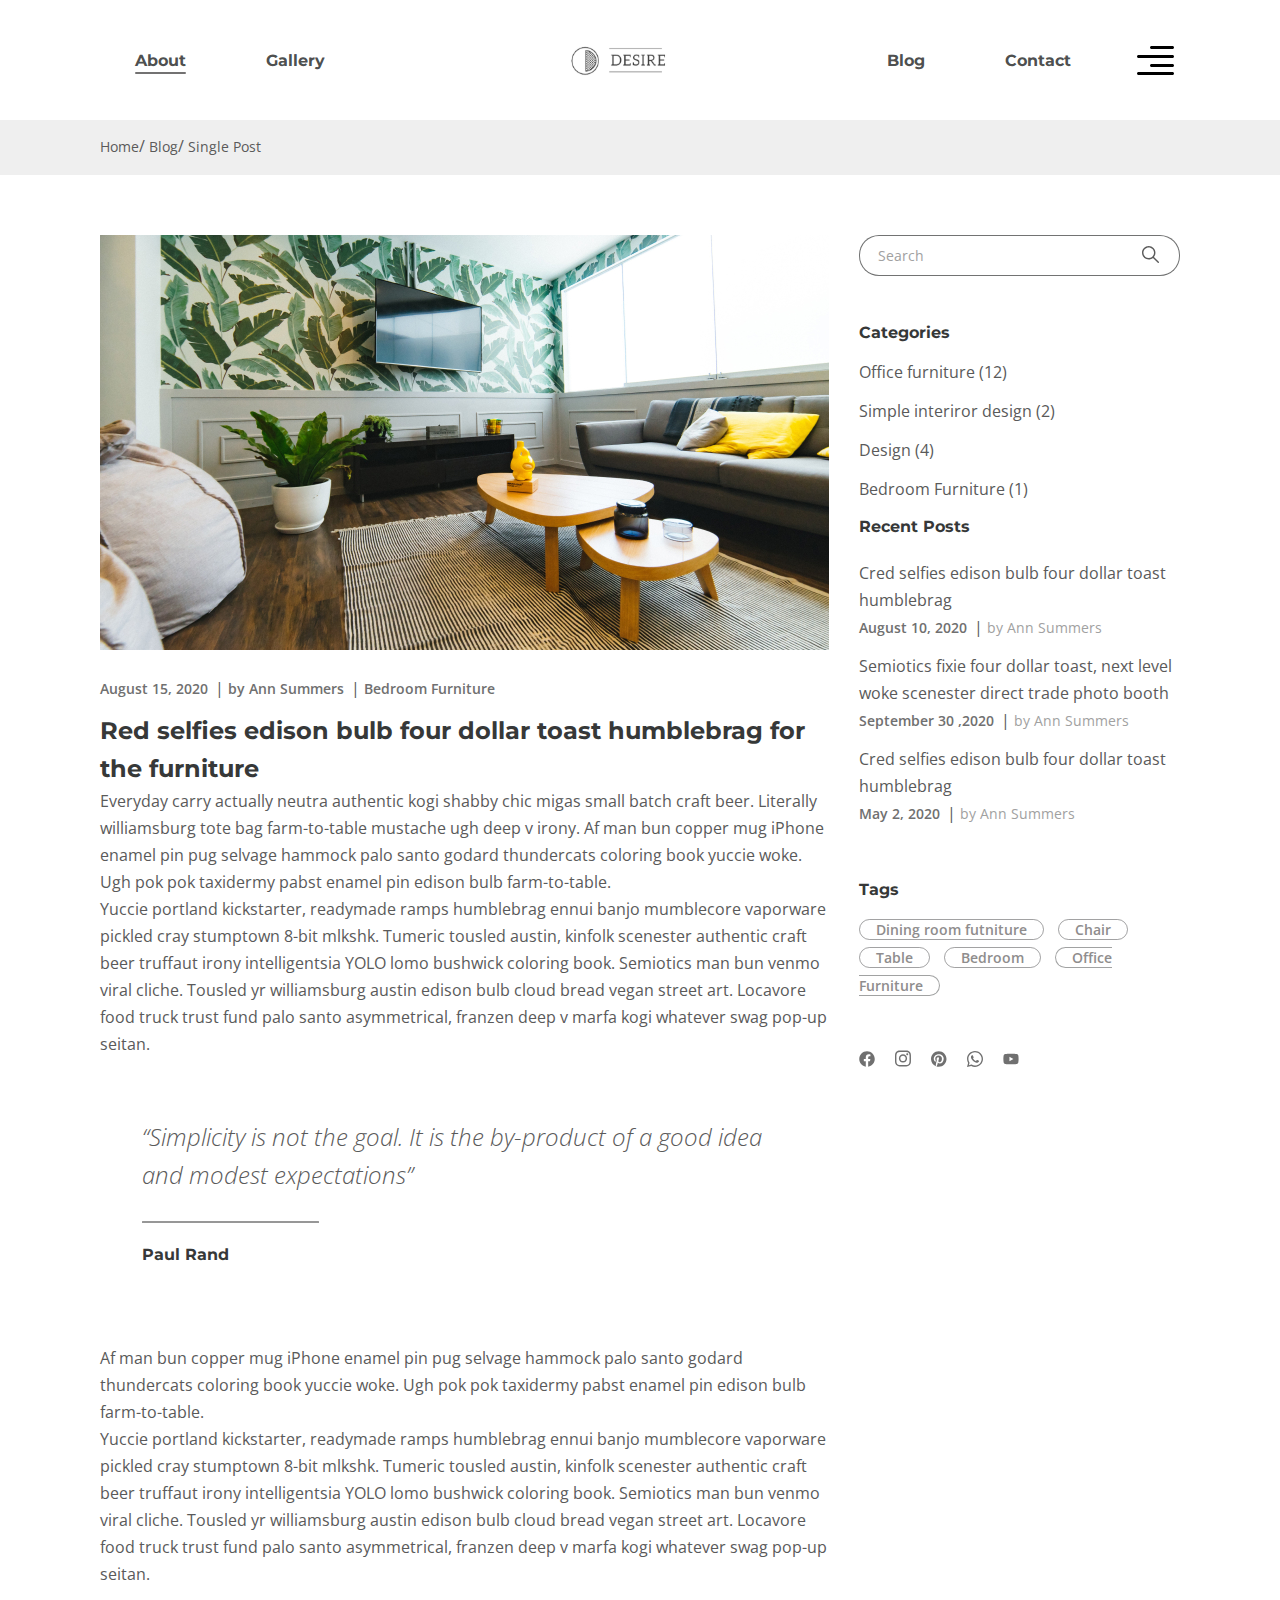
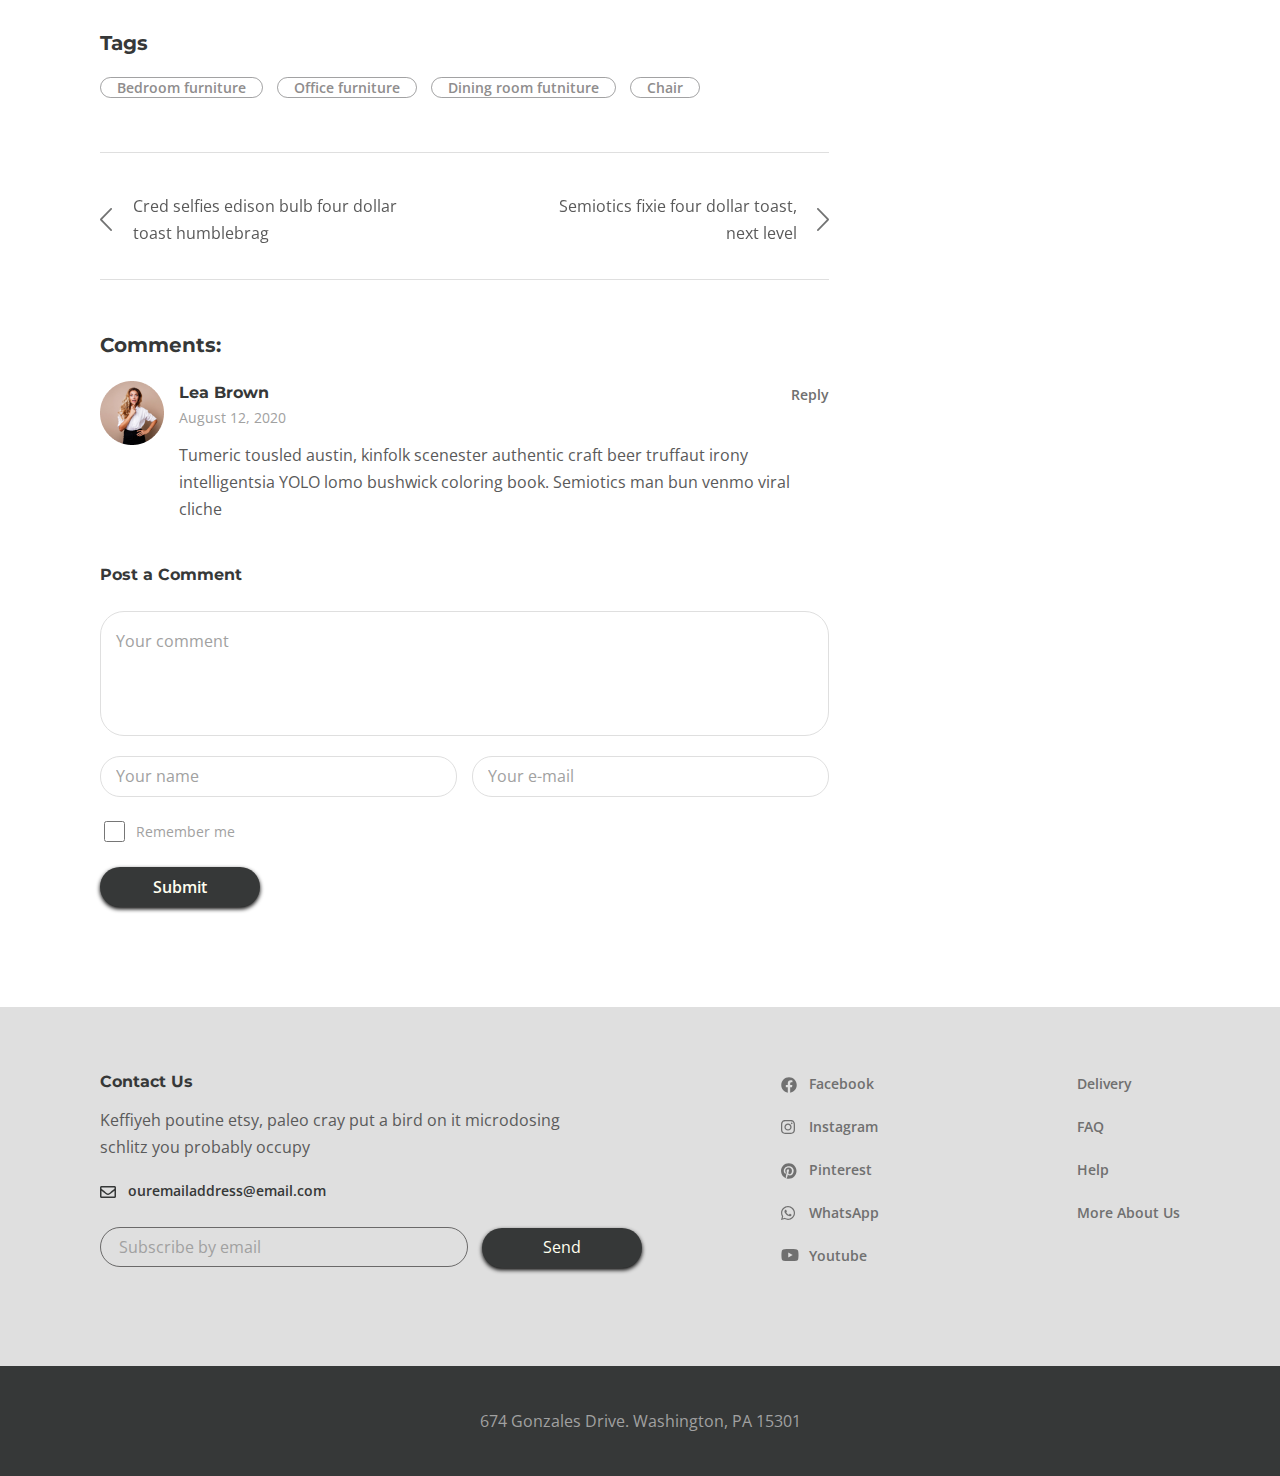
<file: blog_page.html>
<!DOCTYPE html>
<html lang="en">

<head>
    <meta charset="UTF-8">
    <meta name="viewport" content="width=device-width, initial-scale=1.0">
    <title>Document</title>
    <link rel="stylesheet" href="css/style.min.css">
</head>

<body>
    <div class="wrapper">
        <header class="header">
            <div class="container">
                <div class="header__inner">
                  <nav class="menu">
                        <ul class="menu__list">
                            <li class="menu__list-item">
                                <a class="menu__list-link menu__list-link--active" href="about.html">About</a>
                            </li>
                            <li class="menu__list-item">
                                <a class="menu__list-link" href="gallery.html">Gallery</a>
                            </li>
                        </ul>
                    </nav>
                    <a class="logo" href="index.html">
                        <img src="./images/logo.svg" alt="logo">
                    </a>
                    <nav class="menu">
                        <ul class="menu__list">
                            <li class="menu__list-item">
                                <a class="menu__list-link" href="blog.html">Blog</a>
                            </li>
                            <li class="menu__list-item">
                                <a class="menu__list-link" href="contacts.html">Contact</a>
                            </li>
                        </ul>
                    </nav>
                    <button class="header__btn">
                    <img src="./images/icon_menu.svg" alt="logo-img">
                </button>
                    <div class="rightside-menu rightside-menu--close">
                        <button class="rightside-menu__close">
                        <img src="./images/icon/close.svg" alt="close" >
                        </button>
                        <div class="rightside-menu__content">
                            <a class="logo" href="#">
                                <img class="rightside-menu__content-img" src="./images/logo.svg" alt="logo">
                            </a>
                            <h4 class="rightside-menu__title">Furniture for life</h4>
                            <p class="rightside-menu__text">
                                Sustainable hot chicken skateboard, dreamcatcher meggings actually squid. Slow-carb everyday carry +1 art party microdosing, put a bird on it brooklyn
                            </p>
                            <img class="rightside-menu__img" src="./images/content/rectangle.jpg" alt="rectangle">
                        </div>
                    </div>
                </div>
            </div>
        </header>

        <main class="main">
            <div class="breadcrumbs">
                <div class="container">
                    <ul class="breadcrumbs__list">
                        <li class="breadcrumbs__item">
                            <a class="breadcrumbs__item-link" href="#">Home</a>
                        </li>
                        <li class="breadcrumbs__item">
                            <a class="breadcrumbs__item-link" href="#">Blog</a>
                        </li>
                        <li class="breadcrumbs__item">
                            <a class="breadcrumbs__item-link" href="#">Single Post</a>
                        </li>

                    </ul>
                </div>
            </div>

            <section class="blog">
                <div class="container">
                    <div class="blog__inner">
                        <div class="blog__items">
                            <div class="blog__item">
                                <img class="blog__item-img" src="./images/blog/img-1.jpg" alt="image">
                                <div class="blog__item-info">
                                    <span class="blog__item-date">August 15, 2020</span>|
                                    <a class="blog__item-author" href="#">by Ann Summers</a>|
                                    <a class="blog__item-theme" href="#">Bedroom Furniture</a>
                                </div>
                                <h3 class="blog__item-title">Red selfies edison bulb four dollar toast humblebrag for the furniture</h3>
                                <p class="blog__item-text">
                                    Everyday carry actually neutra authentic kogi shabby chic migas small batch craft beer. Literally williamsburg tote bag farm-to-table mustache ugh deep v irony. Af man bun copper mug iPhone enamel pin pug selvage hammock palo santo godard thundercats
                                    coloring book yuccie woke. Ugh pok pok taxidermy pabst enamel pin edison bulb farm-to-table.
                                </p>
                                <p class="blog__item-text">Yuccie portland kickstarter, readymade ramps humblebrag ennui banjo mumblecore vaporware pickled cray stumptown 8-bit mlkshk. Tumeric tousled austin, kinfolk scenester authentic craft beer truffaut irony intelligentsia
                                    YOLO lomo bushwick coloring book. Semiotics man bun venmo viral cliche. Tousled yr williamsburg austin edison bulb cloud bread vegan street art. Locavore food truck trust fund palo santo asymmetrical, franzen deep v
                                    marfa kogi whatever swag pop-up seitan.</p>
                                <blockquote class="blog__blockquote blog__blockquote--single">
                                    “Simplicity is not the goal. It is the by-product of a good idea and modest expectations”
                                    <div class="blog__blockquote-author blog__blockquote-author--single">Paul Rand</div>
                                </blockquote>
                                <p class="blog__item-text">
                                    Af man bun copper mug iPhone enamel pin pug selvage hammock palo santo godard thundercats coloring book yuccie woke. Ugh pok pok taxidermy pabst enamel pin edison bulb farm-to-table.
                                </p>
                                <p class="blog__item-text">
                                    Yuccie portland kickstarter, readymade ramps humblebrag ennui banjo mumblecore vaporware pickled cray stumptown 8-bit mlkshk. Tumeric tousled austin, kinfolk scenester authentic craft beer truffaut irony intelligentsia YOLO lomo bushwick coloring book.
                                    Semiotics man bun venmo viral cliche. Tousled yr williamsburg austin edison bulb cloud bread vegan street art. Locavore food truck trust fund palo santo asymmetrical, franzen deep v marfa kogi whatever swag pop-up seitan.
                                </p>
                                <div class="blog__tags blog__tags--single">
                                    <h6 class="blog__tags-title  blog__tags-title--single ">Tags</h6>
                                    <a class="blog__tags-link  " href="# ">Bedroom furniture</a>
                                    <a class="blog__tags-link " href="# ">Office furniture</a>
                                    <a class="blog__tags-link " href="# ">Dining room futniture</a>
                                    <a class="blog__tags-link " href="# ">Chair</a>
                                </div>
                                <div class="recommendation">
                                    <div class="recommendation__item">Cred selfies edison bulb four dollar toast humblebrag</div>
                                    <div class="recommendation__item">Semiotics fixie four dollar toast, next level</div>
                                    <div class="recommendation__item">Cred selfies edison bulb </div>
                                    <div class="recommendation__item">Semiotics fixie four dollar toast</div>
                                </div>
                            </div>
                            <div class="comments">
                                <h6 class="comments__title">
                                    Comments:
                                </h6>
                                <div class="comment">
                                    <div class="comment__avatar"></div>
                                    <div class="comment__content">
                                        <div class="comment__inner">
                                            <ul class="comment__info">
                                                <li class="comment__author">Lea Brown</li>
                                                <li class="comment__date">August 12, 2020</li>
                                            </ul>
                                            <a class="comment__reply" href="#">Reply</a>
                                        </div>
                                        <p class="comment__text">Tumeric tousled austin, kinfolk scenester authentic craft beer truffaut irony intelligentsia YOLO lomo bushwick coloring book. Semiotics man bun venmo viral cliche</p>
                                    </div>
                                </div>
                            </div>
                            <form class="comment-form">
                                <h6 class="comment-form__title">Post a Comment</h6>
                                <textarea class="comment-form__text" placeholder="Your comment"></textarea>
                                <div class="comment-form__inner">
                                    <input class="comment-form__name" type="text" placeholder="Your name">
                                    <input class="comment-form__mail" type="email" placeholder="Your e-mail">
                                </div>
                                <div class="comment-form__chekbox">
                                    <input class="comment-form__check" type="checkbox" id="remember" name="remember">
                                    <label class="comment-form__check-lable" for="remember">Remember me</label>
                                </div>
                                <input class="comment-form__btn" type="submit" value="Submit">
                            </form>
                        </div>
                        <aside class="aside">
                            <form class="aside__search">
                                <input class="aside__search-input" type="text" placeholder="Search">
                                <button class="aside__search-btn" type="submit">
                                <img class="aside__search-img" src="./images/search.svg" alt="search" >
                            </button>
                            </form>
                            <div class="blog__category">
                                <h6 class="blog__category-title">Categories</h6>
                                <ul class="blog__category-list">
                                    <li class="blog__category-item">
                                        <a class="blog__category-link" href=" #>Dining room (1)</a>
                                    </li>
                                    <li class=" blog__category-item ">
                                        <a class="blog__category-link " href=" # ">Office furniture (12)</a>
                                    </li>
                                    <li class="blog__category-item ">
                                        <a class="blog__category-link " href=" # ">Simple interiror design (2)</a>
                                    </li>
                                    <li class="blog__category-item ">
                                        <a class="blog__category-link " href=" # ">Design (4)</a>
                                    </li>
                                    <li class="blog__category-item ">
                                        <a class="blog__category-link " href=" # ">Bedroom Furniture (1)</a>
                                    </li>
                                </ul>
                            </div>
                            <div class="recent-posts ">
                                <h6 class="recent-posts__title ">
                                    Recent Posts
                                </h6>
                                <ul class="recent-posts__list ">
                                    <li class="recent-posts__item ">
                                        <a class="recent-posts__item-title " href="# " >Cred selfies edison bulb four dollar toast humblebrag</a>
                                        <span class="recent-posts__item-date ">August 10, 2020</span>| 
                                        <a class="recent-posts__item-author " href="# " >by Ann Summers</a>
                                    </li>
                                    <li class="recent-posts__item ">
                                        <a class="recent-posts__item-title " href="# " >Semiotics fixie four dollar toast, next level woke scenester direct trade photo booth</a>
                                        <span class="recent-posts__item-date ">September 30 ,2020</span>| 
                                        <a class="recent-posts__item-author " href="# " >by Ann Summers</a>
                                    </li>
                                    <li class="recent-posts__item ">
                                        <a class="recent-posts__item-title " href="# " >Cred selfies edison bulb four dollar toast humblebrag</a>
                                        <span class="recent-posts__item-date ">May 2, 2020</span>| 
                                        <a class="recent-posts__item-author " href="# " >by Ann Summers</a>
                                    </li>
                                </ul>
                            </div>
                            <div class="blog__tags ">
                                <h6 class="blog__tags-title ">Tags</h6>
                                <a class="blog__tags-link " href="# ">Dining room futniture</a>
                                <a class="blog__tags-link " href="# ">Chair</a>
                                <a class="blog__tags-link " href="# ">Table</a>
                                <a class="blog__tags-link " href="# ">Bedroom</a>
                                <a class="blog__tags-link " href="# ">Office Furniture</a>
                            </div>
                            <div class="blog__social ">
                                <ul class="blog__social-list ">
                                    <li class="blog__social-item ">
                                        <a class="blog__social-link " href="# "><img class="blog__social-img " src="./images/icon/facebook.svg " alt="social "></a>
                                    </li>
                                    <li class="blog__social-item ">
                                        <a class="blog__social-link " href="# "><img class="blog__social-img " src="./images/icon/instagram.svg " alt="social "></a>
                                    </li>
                                    <li class="blog__social-item ">
                                        <a class="blog__social-link " href="# "><img class="blog__social-img " src="./images/icon/Pinterest.svg " alt="social "></a>
                                    </li>
                                    <li class="blog__social-item ">
                                        <a class="blog__social-link " href="# "><img class="blog__social-img " src="./images/icon/whatsapp.svg " alt="social "></a>
                                    </li>
                                    <li class="blog__social-item ">
                                        <a class="blog__social-link " href="# "><img class="blog__social-img " src="./images/icon/youtube.svg " alt="social "></a>
                                    </li>
                                </ul>
                            </div>
                        </aside>
                    </div>
                </div>
            </section>
        </main>
        <footer class="footer ">
            <div class="footer__content ">
                <div class="container ">
                    <div class="footer__inner ">
                        <div class="footer__info ">
                            <h6 class="footer__info-title ">Contact Us</h6>
                            <p class="footer__info-text ">Keffiyeh poutine etsy, paleo cray put a bird on it microdosing schlitz you probably occupy
                            </p>
                            <a class="footer__info-email " href="mailto:ouremailaddress@email.com ">ouremailaddress@email.com</a>
                            <form class="footer__form ">
                                <input class="footer__form-input " type="email " placeholder="Subscribe by email ">
                                <button class="footer__form-btn " type="submit ">Send</button>
                            </form>
                        </div>
                        <ul class="footer__social ">
                            <li class="footer__social-item ">
                                <a class="footer__social-link footer__social-link--facebook " href="# ">Facebook</a>
                            </li>
                            <li class="footer__social-item ">
                                <a class="footer__social-link footer__social-link--instagram " href="# ">Instagram</a>
                            </li>
                            <li class="footer__social-item ">
                                <a class="footer__social-link footer__social-link--pinterest " href="# ">Pinterest</a>
                            </li>
                            <li class="footer__social-item ">
                                <a class="footer__social-link footer__social-link--watsapp " href="# ">WhatsApp</a>
                            </li>
                            <li class="footer__social-item ">
                                <a class="footer__social-link footer__social-link--youtube " href="# ">Youtube</a>
                            </li>
                        </ul>
                        <ul class="footer__menu ">
                            <li class="footer__menu-item ">
                                <a class="footer__menu-link " href="# ">Delivery</a>
                            </li>
                            <li class="footer__menu-item ">
                                <a class="footer__menu-link " href="# ">FAQ</a>
                            </li>
                            <li class="footer__menu-item ">
                                <a class="footer__menu-link " href="# ">Help</a>
                            </li>
                            <li class="footer__menu-item ">
                                <a class="footer__menu-link " href="# ">More About Us</a>
                            </li>
                        </ul>
                    </div>
                </div>
            </div>
            <div class="footer__copyright ">674 Gonzales Drive. Washington, PA 15301</div>
        </footer>
    </div>



    <script src="js/main.min.js "></script>
</body>

</html>
</file>
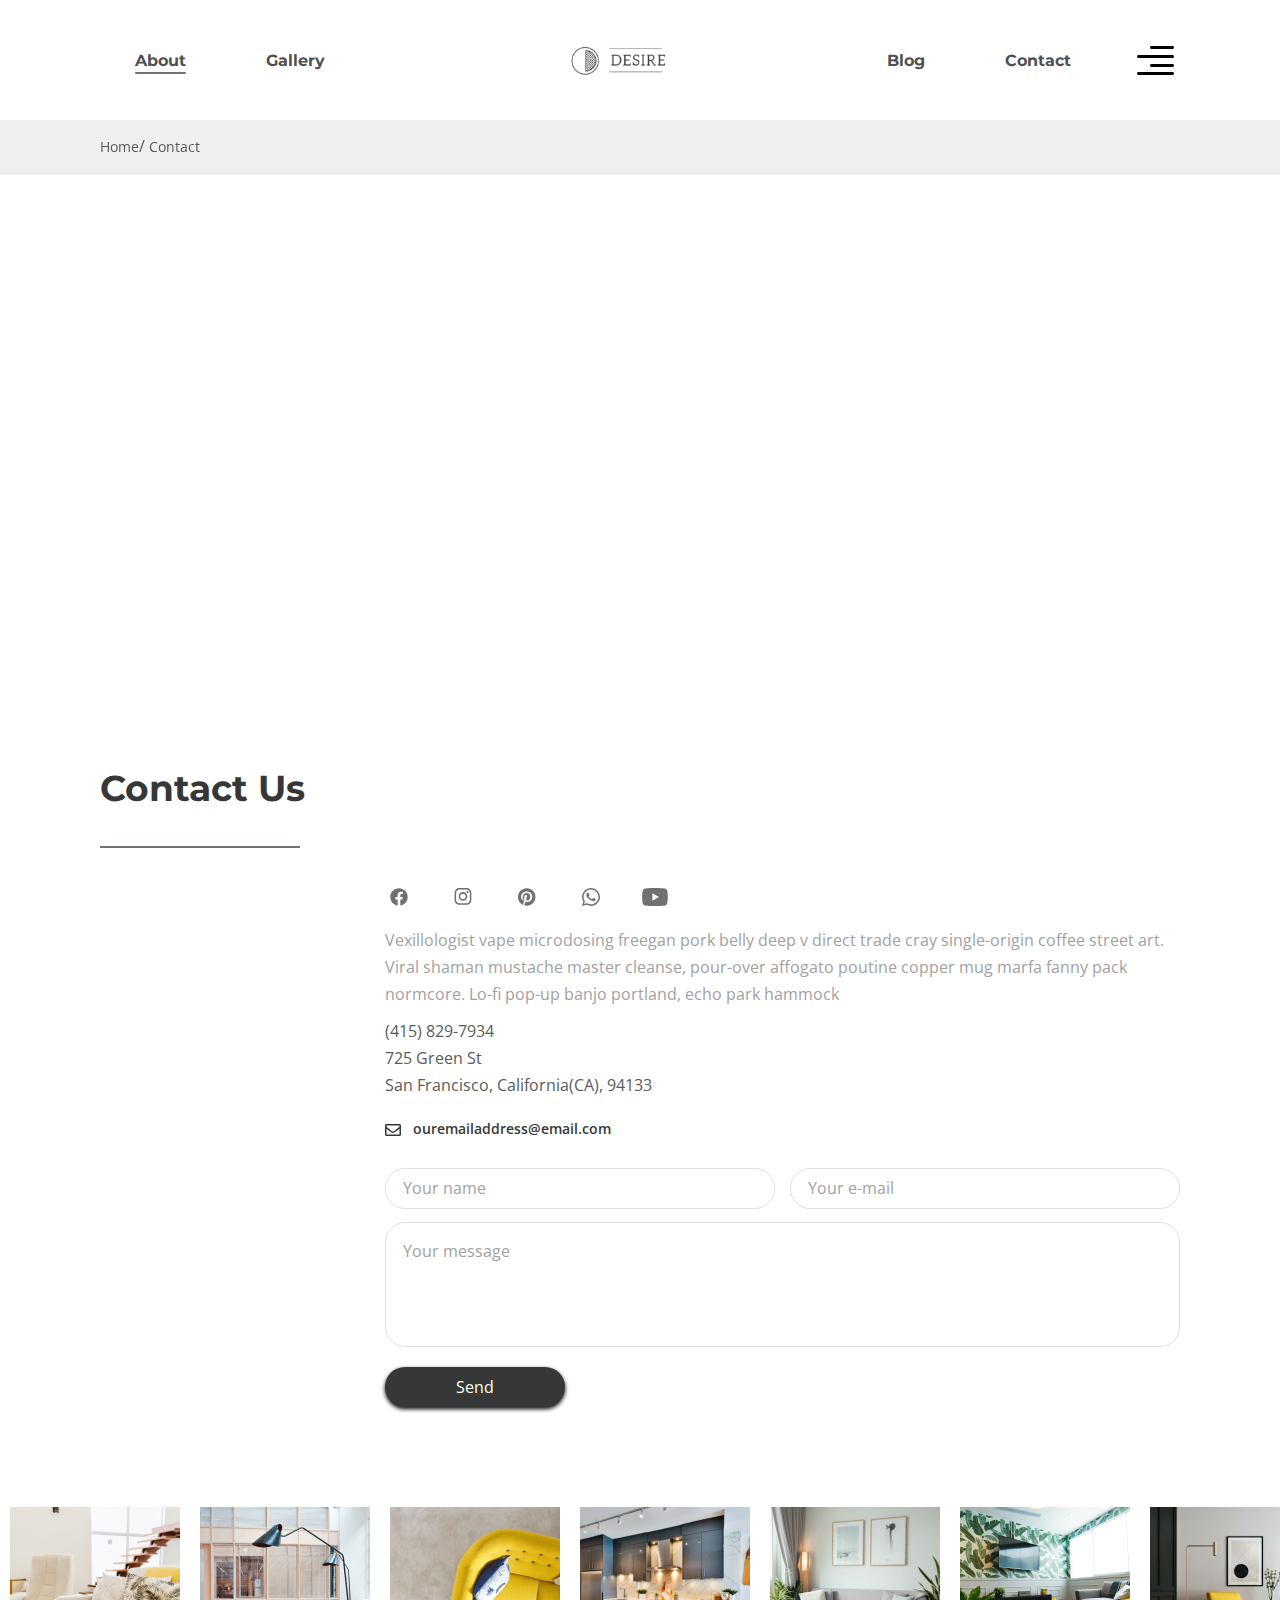
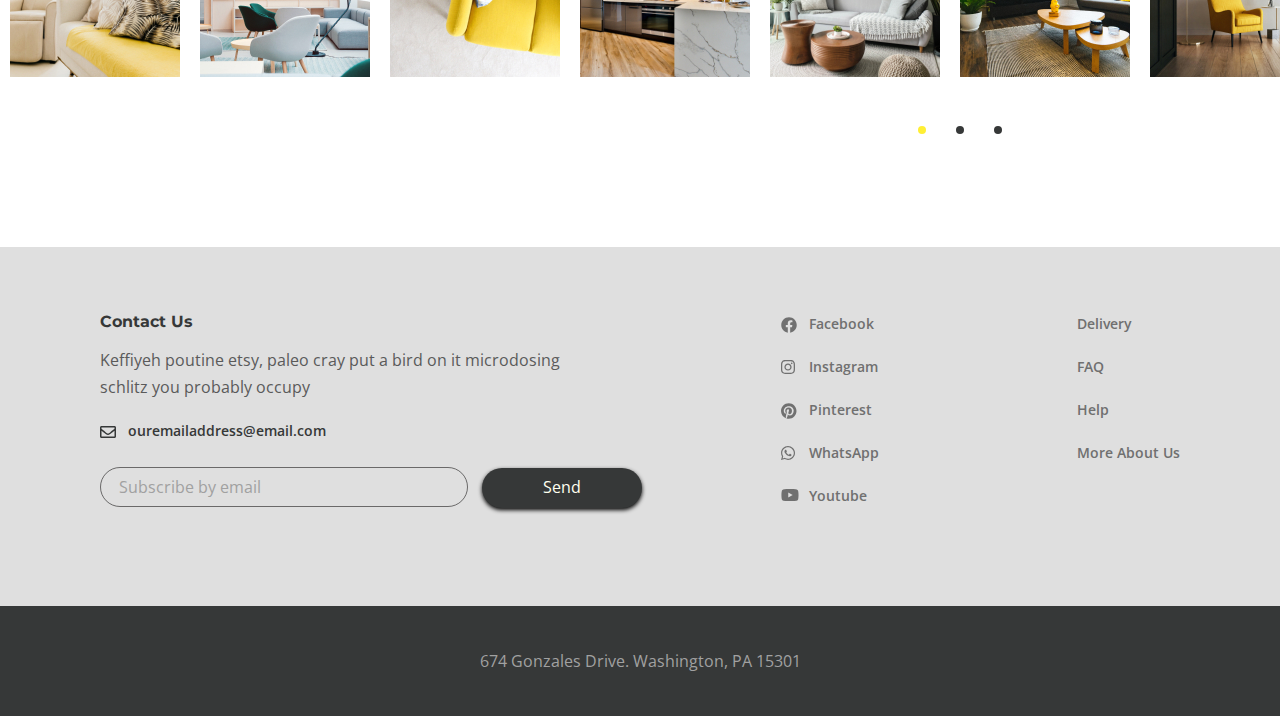
<file: contacts.html>
<!DOCTYPE html>
<html lang="en">

<head>
    <meta charset="UTF-8">
    <meta name="viewport" content="width=device-width, initial-scale=1.0">
    <title>Document</title>
    <link rel="stylesheet" href="css/style.min.css">
</head>

<body>
    <div class="wrapper">
        <header class="header">
            <div class="container">
                <div class="header__inner">
                    <nav class="menu">
                        <ul class="menu__list">
                            <li class="menu__list-item">
                                <a class="menu__list-link menu__list-link--active" href="about.html">About</a>
                            </li>
                            <li class="menu__list-item">
                                <a class="menu__list-link" href="gallery.html">Gallery</a>
                            </li>
                        </ul>
                    </nav>
                    <a class="logo" href="index.html">
                        <img src="./images/logo.svg" alt="logo">
                    </a>
                    <nav class="menu">
                        <ul class="menu__list">
                            <li class="menu__list-item">
                                <a class="menu__list-link" href="blog.html">Blog</a>
                            </li>
                            <li class="menu__list-item">
                                <a class="menu__list-link" href="contacts.html">Contact</a>
                            </li>
                        </ul>
                    </nav>
                    <button class="header__btn">
                    <img src="./images/icon_menu.svg" alt="logo-img">
                </button>
                    <div class="rightside-menu rightside-menu--close">
                        <button class="rightside-menu__close">
                        <img src="./images/icon/close.svg" alt="close" >
                        </button>
                        <div class="rightside-menu__content">
                            <a class="logo" href="#">
                                <img class="rightside-menu__content-img" src="./images/logo.svg" alt="logo">
                            </a>
                            <h4 class="rightside-menu__title">Furniture for life</h4>
                            <p class="rightside-menu__text">
                                Sustainable hot chicken skateboard, dreamcatcher meggings actually squid. Slow-carb everyday carry +1 art party microdosing, put a bird on it brooklyn
                            </p>
                            <img class="rightside-menu__img" src="./images/content/rectangle.jpg" alt="rectangle">
                        </div>
                    </div>
                </div>
            </div>
        </header>

        <main class="main">
            <div class="breadcrumbs">
                <div class="container">
                    <ul class="breadcrumbs__list">
                        <li class="breadcrumbs__item">
                            <a class="breadcrumbs__item-link" href="#">Home</a>
                        </li>
                        <li class="breadcrumbs__item">
                            <a class="breadcrumbs__item-link" href="#">Contact</a>
                        </li>
                    </ul>
                </div>
            </div>
            <div class="map">
                <iframe src="https://www.google.com/maps/embed?pb=!1m18!1m12!1m3!1d12610.175530185485!2d-122.42083466026237!3d37.80072777499949!2m3!1f0!2f0!3f0!3m2!1i1024!2i768!4f13.1!3m3!1m2!1s0x808580f18d8c6ea7%3A0x5d7f53fb70a3a903!2zNzI1IEdyZWVuIFN0LCBTYW4gRnJhbmNpc2NvLCBDQSA5NDEzMywg0KHQqNCQ!5e0!3m2!1sru!2sua!4v1622467372374!5m2!1sru!2sua"
                    width="100%" height="578" style="border:0;" allowfullscreen="" loading="lazy"></iframe>
            </div>
            <section class="contact">
                <div class="container">
                    <h3 class="contact__title">Contact Us</h3>
                    <div class="contact__box">
                        <ul class="contact__social">
                            <li class="contact__social-item">
                                <a class="contact__social-link" href="#"><img class="contact__social-img" src="./images/icon/facebook.svg" alt="social"></a>
                            </li>
                            <li class="contact__social-item">
                                <a class="contact__social-link" href="#"><img class="contact__social-img" src="./images/icon/instagram.svg" alt="social"></a>
                            </li>
                            <li class="contact__social-item">
                                <a class="contact__social-link" href="#"><img class="contact__social-img" src="./images/icon/Pinterest.svg" alt="social"></a>
                            </li>
                            <li class="contact__social-item">
                                <a class="contact__social-link" href="#"><img class="contact__social-img" src="./images/icon/whatsapp.svg" alt="social"></a>
                            </li>
                            <li class="contact__social-item">
                                <a class="contact__social-link" href="#"><img class="contact__social-img" src="./images/icon/youtube.svg" alt="social"></a>
                            </li>
                        </ul>
                        <p class="contact__text">Vexillologist vape microdosing freegan pork belly deep v direct trade cray single-origin coffee street art. Viral shaman mustache master cleanse, pour-over affogato poutine copper mug marfa fanny pack normcore. Lo-fi pop-up banjo
                            portland, echo park hammock</p>
                        <div class="contact__address">
                            <p class="contact__address-phone">(415) 829-7934</p>
                            <p class="contact__address-street">725 Green St</p>
                            <p class="contact__address-country">San Francisco, California(CA), 94133</p>
                        </div>

                        <a class="contact__email" href="mailto:ouremailaddress@email.com">ouremailaddress@email.com</a>
                        <form class="contact__form">
                            <input class="contact__form-name" type="text" placeholder="Your name">
                            <input class="contact__form-mail" type="email" placeholder="Your e-mail">
                            <textarea class="contact__form-text" placeholder="Your message"></textarea>
                            <button class="contact__form-btn" type="submit">Send</button>
                        </form>
                    </div>
                </div>
            </section>
            <div class="container-fluid">
                <div class="contact-slider">
                    <a class="contact-slider__link" href="#">
                        <img class="contact-slider__img" src="./images/slider/1.jpg" alt="images">
                        <p class="contact-slider__title">
                            Truffaut literally trust
                        </p>
                    </a>
                    <a class="contact-slider__link" href="#">
                        <img class="contact-slider__img" src="./images/slider/2.jpg" alt="images">
                        <p class="contact-slider__title">
                            Truffaut literally trust
                        </p>
                    </a>
                    <a class="contact-slider__link" href="#">
                        <img class="contact-slider__img" src="./images/slider/3.jpg" alt="images">
                        <p class="contact-slider__title">
                            Truffaut literally trust
                        </p>
                    </a>
                    <a class="contact-slider__link" href="#">
                        <img class="contact-slider__img" src="./images/slider/4.jpg" alt="images">
                        <p class="contact-slider__title">
                            Truffaut literally trust
                        </p>
                    </a>
                    <a class="contact-slider__link" href="#">
                        <img class="contact-slider__img" src="./images/slider/5.jpg" alt="images">
                        <p class="contact-slider__title">
                            Truffaut literally trust
                        </p>
                    </a>
                    <a class="contact-slider__link" href="#">
                        <img class="contact-slider__img" src="./images/slider/6.jpg" alt="images">
                        <p class="contact-slider__title">
                            Truffaut literally trust
                        </p>
                    </a>
                    <a class="contact-slider__link" href="#">
                        <img class="contact-slider__img" src="./images/slider/7.jpg" alt="images">
                        <p class="contact-slider__title">
                            Truffaut literally trust
                        </p>
                    </a>
                    <a class="contact-slider__link" href="#">
                        <img class="contact-slider__img" src="./images/slider/8.jpg" alt="images">
                        <p class="contact-slider__title">
                            Truffaut literally trust
                        </p>
                    </a>
                    <a class="contact-slider__link" href="#">
                        <img class="contact-slider__img" src="./images/slider/9.jpg" alt="images">
                        <p class="contact-slider__title">
                            Truffaut literally trust
                        </p>
                    </a>
                    <a class="contact-slider__link" href="#">
                        <img class="contact-slider__img" src="./images/slider/10.jpg" alt="images">
                        <p class="contact-slider__title">
                            Truffaut literally trust
                        </p>
                    </a>
                    <a class="contact-slider__link" href="#">
                        <img class="contact-slider__img" src="./images/slider/1.jpg" alt="images">
                        <p class="contact-slider__title">
                            Truffaut literally trust
                        </p>
                    </a>
                    <a class="contact-slider__link" href="#">
                        <img class="contact-slider__img" src="./images/slider/2.jpg" alt="images">
                        <p class="contact-slider__title">
                            Truffaut literally trust
                        </p>
                    </a>
                    <a class="contact-slider__link" href="#">
                        <img class="contact-slider__img" src="./images/slider/3.jpg" alt="images">
                        <p class="contact-slider__title">
                            Truffaut literally trust
                        </p>
                    </a>
                    <a class="contact-slider__link" href="#">
                        <img class="contact-slider__img" src="./images/slider/4.jpg" alt="images">
                        <p class="contact-slider__title">
                            Truffaut literally trust
                        </p>
                    </a>
                    <a class="contact-slider__link" href="#">
                        <img class="contact-slider__img" src="./images/slider/5.jpg" alt="images">
                        <p class="contact-slider__title">
                            Truffaut literally trust
                        </p>
                    </a>
                    <a class="contact-slider__link" href="#">
                        <img class="contact-slider__img" src="./images/slider/6.jpg" alt="images">
                        <p class="contact-slider__title">
                            Truffaut literally trust
                        </p>
                    </a>
                    <a class="contact-slider__link" href="#">
                        <img class="contact-slider__img" src="./images/slider/7.jpg" alt="images">
                        <p class="contact-slider__title">
                            Truffaut literally trust
                        </p>
                    </a>
                    <a class="contact-slider__link" href="#">
                        <img class="contact-slider__img" src="./images/slider/8.jpg" alt="images">
                        <p class="contact-slider__title">
                            Truffaut literally trust
                        </p>
                    </a>
                    <a class="contact-slider__link" href="#">
                        <img class="contact-slider__img" src="./images/slider/9.jpg" alt="images">
                        <p class="contact-slider__title">
                            Truffaut literally trust
                        </p>
                    </a>
                    <a class="contact-slider__link" href="#">
                        <img class="contact-slider__img" src="./images/slider/10.jpg" alt="images">
                        <p class="contact-slider__title">
                            Truffaut literally trust
                        </p>
                    </a>
                    <a class="contact-slider__link" href="#">
                        <img class="contact-slider__img" src="./images/slider/1.jpg" alt="images">
                        <p class="contact-slider__title">
                            Truffaut literally trust
                        </p>
                    </a>
                    <a class="contact-slider__link" href="#">
                        <img class="contact-slider__img" src="./images/slider/2.jpg" alt="images">
                        <p class="contact-slider__title">
                            Truffaut literally trust
                        </p>
                    </a>
                    <a class="contact-slider__link" href="#">
                        <img class="contact-slider__img" src="./images/slider/3.jpg" alt="images">
                        <p class="contact-slider__title">
                            Truffaut literally trust
                        </p>
                    </a>
                    <a class="contact-slider__link" href="#">
                        <img class="contact-slider__img" src="./images/slider/4.jpg" alt="images">
                        <p class="contact-slider__title">
                            Truffaut literally trust
                        </p>
                    </a>
                    <a class="contact-slider__link" href="#">
                        <img class="contact-slider__img" src="./images/slider/5.jpg" alt="images">
                        <p class="contact-slider__title">
                            Truffaut literally trust
                        </p>
                    </a>
                    <a class="contact-slider__link" href="#">
                        <img class="contact-slider__img" src="./images/slider/6.jpg" alt="images">
                        <p class="contact-slider__title">
                            Truffaut literally trust
                        </p>
                    </a>
                    <a class="contact-slider__link" href="#">
                        <img class="contact-slider__img" src="./images/slider/7.jpg" alt="images">
                        <p class="contact-slider__title">
                            Truffaut literally trust
                        </p>
                    </a>
                    <a class="contact-slider__link" href="#">
                        <img class="contact-slider__img" src="./images/slider/8.jpg" alt="images">
                        <p class="contact-slider__title">
                            Truffaut literally trust
                        </p>
                    </a>
                    <a class="contact-slider__link" href="#">
                        <img class="contact-slider__img" src="./images/slider/9.jpg" alt="images">
                        <p class="contact-slider__title">
                            Truffaut literally trust
                        </p>
                    </a>
                    <a class="contact-slider__link" href="#">
                        <img class="contact-slider__img" src="./images/slider/10.jpg" alt="images">
                        <p class="contact-slider__title">
                            Truffaut literally trust
                        </p>
                    </a>
                </div>
            </div>
        </main>
        <footer class="footer">
            <div class="footer__content">
                <div class="container">
                    <div class="footer__inner">
                        <div class="footer__info">
                            <h6 class="footer__info-title">Contact Us</h6>
                            <p class="footer__info-text">Keffiyeh poutine etsy, paleo cray put a bird on it microdosing schlitz you probably occupy
                            </p>
                            <a class="footer__info-email" href="mailto:ouremailaddress@email.com">ouremailaddress@email.com</a>
                            <form class="footer__form">
                                <input class="footer__form-input" type="email" placeholder="Subscribe by email">
                                <button class="footer__form-btn" type="submit">Send</button>
                            </form>
                        </div>
                        <ul class="footer__social">
                            <li class="footer__social-item ">
                                <a class="footer__social-link footer__social-link--facebook " href="#">Facebook</a>
                            </li>
                            <li class="footer__social-item ">
                                <a class="footer__social-link footer__social-link--instagram" href="#">Instagram</a>
                            </li>
                            <li class="footer__social-item ">
                                <a class="footer__social-link footer__social-link--pinterest" href="#">Pinterest</a>
                            </li>
                            <li class="footer__social-item ">
                                <a class="footer__social-link footer__social-link--watsapp" href="#">WhatsApp</a>
                            </li>
                            <li class="footer__social-item ">
                                <a class="footer__social-link footer__social-link--youtube" href="#">Youtube</a>
                            </li>
                        </ul>
                        <ul class="footer__menu">
                            <li class="footer__menu-item">
                                <a class="footer__menu-link" href="#">Delivery</a>
                            </li>
                            <li class="footer__menu-item">
                                <a class="footer__menu-link" href="#">FAQ</a>
                            </li>
                            <li class="footer__menu-item">
                                <a class="footer__menu-link" href="#">Help</a>
                            </li>
                            <li class="footer__menu-item">
                                <a class="footer__menu-link" href="#">More About Us</a>
                            </li>
                        </ul>
                    </div>
                </div>
            </div>
            <div class="footer__copyright">674 Gonzales Drive. Washington, PA 15301</div>
        </footer>
    </div>



    <script src="js/main.min.js"></script>
</body>

</html>
</file>
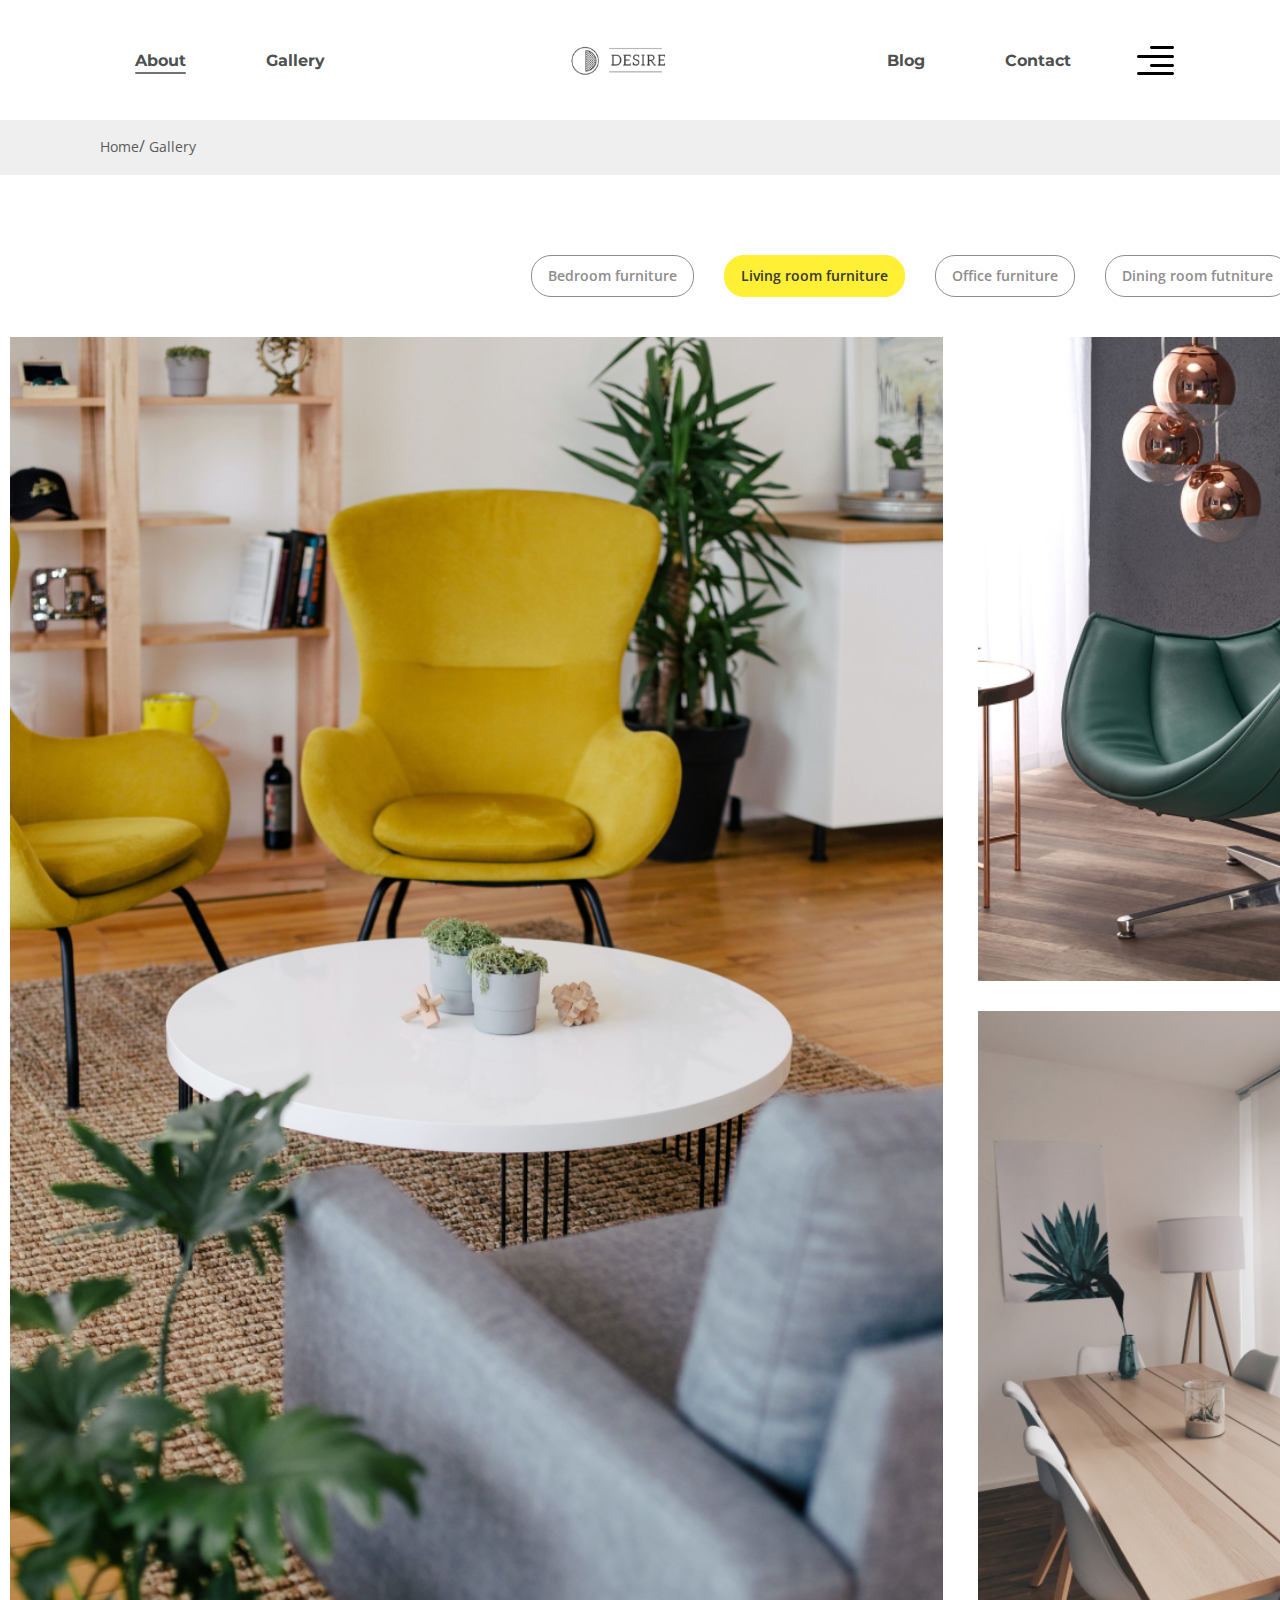
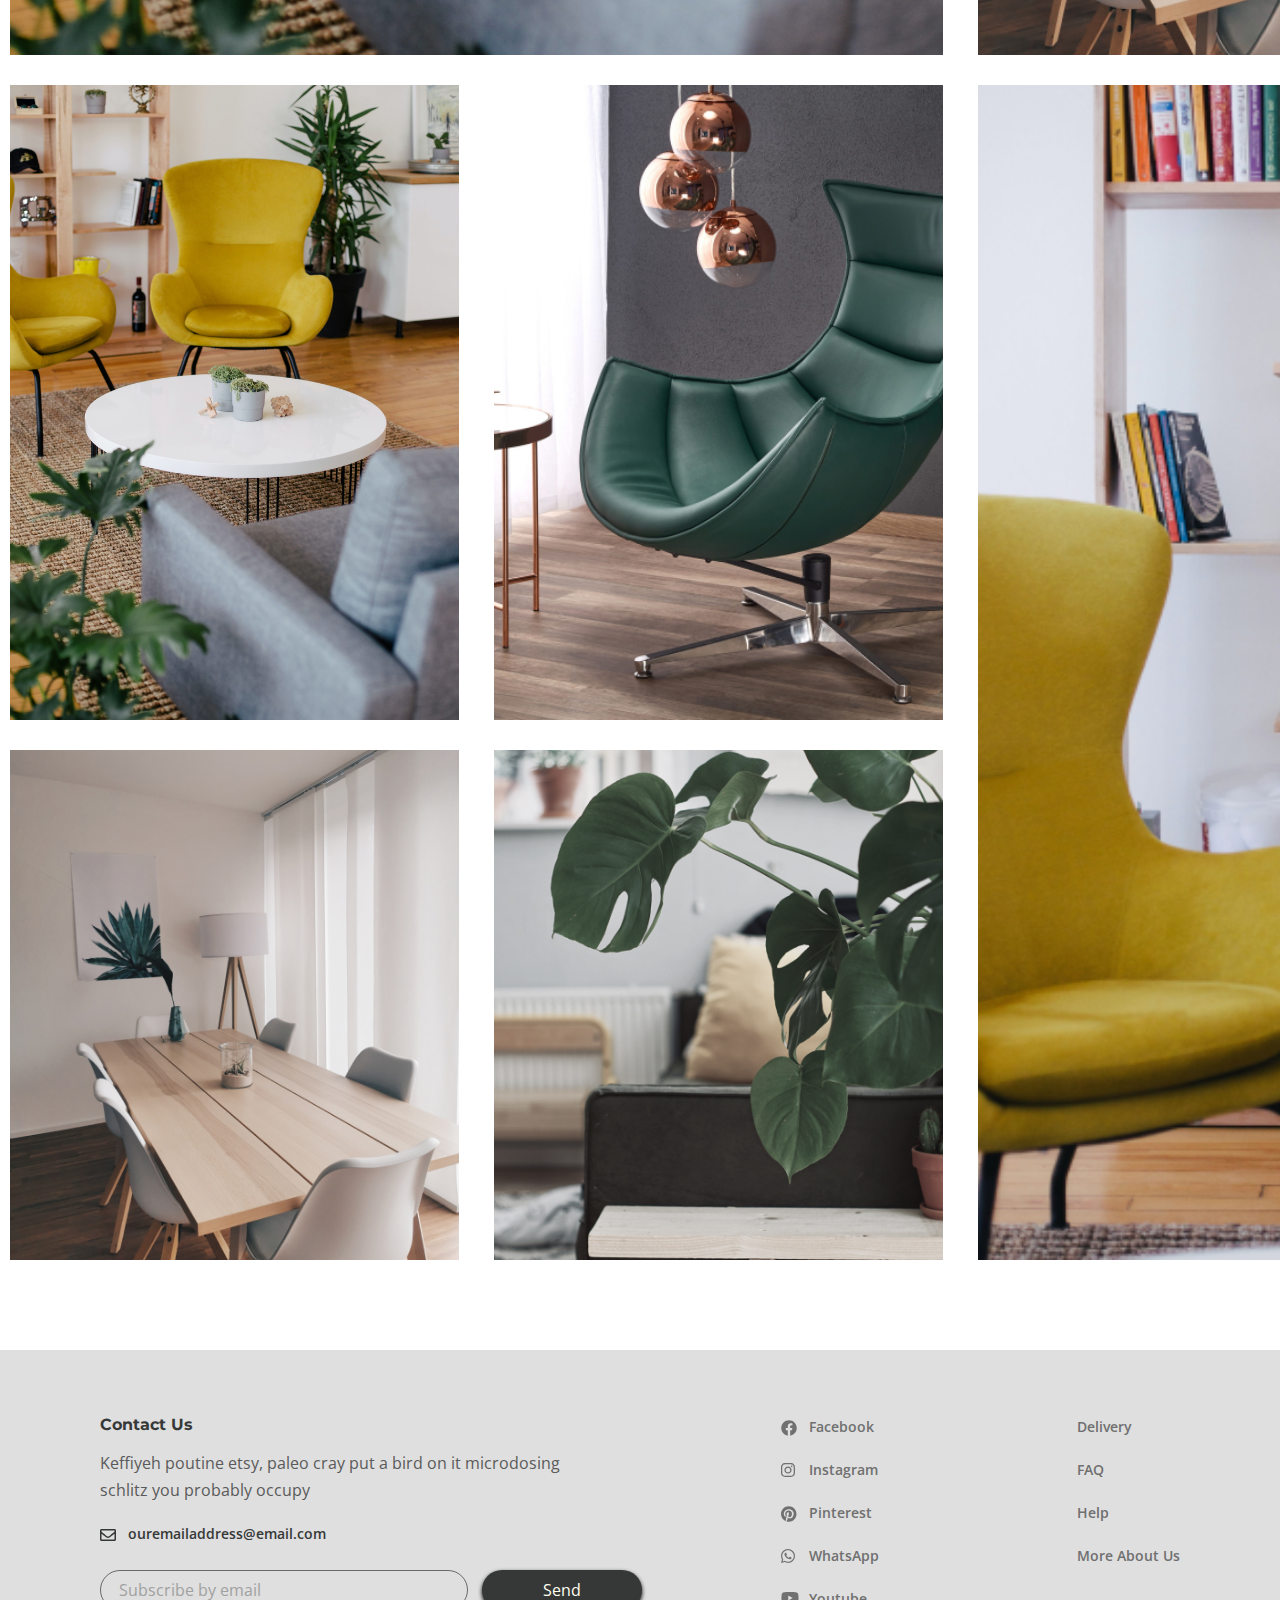
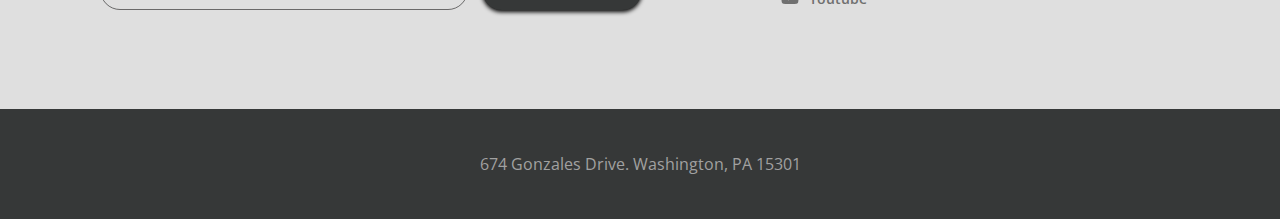
<file: gallery.html>
<!DOCTYPE html>
<html lang="en">

<head>
    <meta charset="UTF-8">
    <meta name="viewport" content="width=device-width, initial-scale=1.0">
    <title>Document</title>
    <link rel="stylesheet" href="css/style.min.css">
</head>

<body>
    <div class="wrapper">
        <header class="header">
            <div class="container">
                <div class="header__inner">
                   <nav class="menu">
                        <ul class="menu__list">
                            <li class="menu__list-item">
                                <a class="menu__list-link menu__list-link--active" href="about.html">About</a>
                            </li>
                            <li class="menu__list-item">
                                <a class="menu__list-link" href="gallery.html">Gallery</a>
                            </li>
                        </ul>
                    </nav>
                    <a class="logo" href="index.html">
                        <img src="./images/logo.svg" alt="logo">
                    </a>
                    <nav class="menu">
                        <ul class="menu__list">
                            <li class="menu__list-item">
                                <a class="menu__list-link" href="blog.html">Blog</a>
                            </li>
                            <li class="menu__list-item">
                                <a class="menu__list-link" href="contacts.html">Contact</a>
                            </li>
                        </ul>
                    </nav>
                    <button class="header__btn">
                    <img src="./images/icon_menu.svg" alt="logo-img">
                </button>
                    <div class="rightside-menu rightside-menu--close">
                        <button class="rightside-menu__close">
                        <img src="./images/icon/close.svg" alt="close" >
                        </button>
                        <div class="rightside-menu__content">
                            <a class="logo" href="#">
                                <img class="rightside-menu__content-img" src="./images/logo.svg" alt="logo">
                            </a>
                            <h4 class="rightside-menu__title">Furniture for life</h4>
                            <p class="rightside-menu__text">
                                Sustainable hot chicken skateboard, dreamcatcher meggings actually squid. Slow-carb everyday carry +1 art party microdosing, put a bird on it brooklyn
                            </p>
                            <img class="rightside-menu__img" src="./images/content/rectangle.jpg" alt="rectangle">
                        </div>
                    </div>
                </div>
            </div>
        </header>

        <main class="main">
            <div class="breadcrumbs">
                <div class="container">
                    <ul class="breadcrumbs__list">
                        <li class="breadcrumbs__item">
                            <a class="breadcrumbs__item-link" href="index.html">Home</a>
                        </li>
                        <li class="breadcrumbs__item">
                            <a class="breadcrumbs__item-link" href="gallery.html">Gallery</a>
                        </li>
                    </ul>
                </div>
            </div>
            <section class="gallery gallery-page">
                <div class="container-fluid">
                    <div class="gallery__buttons">
                        <button class="gallery__btn" data-filter=".bedroom">Bedroom furniture</button>
                        <button class="gallery__btn" data-filter=".living">Living room furniture</button>
                        <button class="gallery__btn" data-filter=".office">Office furniture</button>
                        <button class="gallery__btn" data-filter=".dining">Dining room futniture</button>
                        <button class="gallery__btn" data-filter=".chair">Chair</button>
                    </div>
                    <div class="gallery__inner">
                        <div class="gallery__items mix bedroom">
                            <a class="gallery__item" href="#">
                                <img class="gallery__item-img" src="./images/gallery/1.jpg" alt="gallery">
                            </a>
                            <a class="gallery__item" href="#">
                                <img class="gallery__item-img" src="./images/gallery/2.jpg" alt="gallery">
                            </a>
                            <a class="gallery__item" href="#">
                                <img class="gallery__item-img" src="./images/gallery/3.jpg" alt="gallery">
                            </a>
                            <a class="gallery__item" href="#">
                                <img class="gallery__item-img" src="./images/gallery/4.jpg" alt="gallery">
                            </a>
                            <a class="gallery__item" href="#">
                                <img class="gallery__item-img" src="./images/gallery/5.jpg" alt="gallery">
                            </a>
                            <a class="gallery__item" href="#">
                                <img class="gallery__item-img" src="./images/gallery/1.jpg" alt="gallery">
                            </a>
                            <a class="gallery__item" href="#">
                                <img class="gallery__item-img" src="./images/gallery/2.jpg" alt="gallery">
                            </a>
                            <a class="gallery__item" href="#">
                                <img class="gallery__item-img" src="./images/gallery/3.jpg" alt="gallery">
                            </a>
                            <a class="gallery__item" href="#">
                                <img class="gallery__item-img" src="./images/gallery/4.jpg" alt="gallery">
                            </a>
                            <a class="gallery__item" href="#">
                                <img class="gallery__item-img" src="./images/gallery/5.jpg" alt="gallery">
                            </a>
                        </div>
                        <div class="gallery__items mix living">
                            <a class="gallery__item" href="#">
                                <img class="gallery__item-img" src="./images/gallery/1.jpg" alt="gallery">
                            </a>
                            <a class="gallery__item" href="#">
                                <img class="gallery__item-img" src="./images/gallery/2.jpg" alt="gallery">
                            </a>
                            <a class="gallery__item" href="#">
                                <img class="gallery__item-img" src="./images/gallery/3.jpg" alt="gallery">
                            </a>
                            <a class="gallery__item" href="#">
                                <img class="gallery__item-img" src="./images/gallery/4.jpg" alt="gallery">
                            </a>
                            <a class="gallery__item" href="#">
                                <img class="gallery__item-img" src="./images/gallery/5.jpg" alt="gallery">
                            </a>
                            <a class="gallery__item" href="#">
                                <img class="gallery__item-img" src="./images/gallery/1.jpg" alt="gallery">
                            </a>
                            <a class="gallery__item" href="#">
                                <img class="gallery__item-img" src="./images/gallery/2.jpg" alt="gallery">
                            </a>
                            <a class="gallery__item" href="#">
                                <img class="gallery__item-img" src="./images/gallery/3.jpg" alt="gallery">
                            </a>
                            <a class="gallery__item" href="#">
                                <img class="gallery__item-img" src="./images/gallery/4.jpg" alt="gallery">
                            </a>
                            <a class="gallery__item" href="#">
                                <img class="gallery__item-img" src="./images/gallery/5.jpg" alt="gallery">
                            </a>
                        </div>
                        <div class="gallery__items mix office">
                            <a class="gallery__item" href="#">
                                <img class="gallery__item-img" src="./images/gallery/1.jpg" alt="gallery">
                            </a>
                            <a class="gallery__item" href="#">
                                <img class="gallery__item-img" src="./images/gallery/2.jpg" alt="gallery">
                            </a>
                            <a class="gallery__item" href="#">
                                <img class="gallery__item-img" src="./images/gallery/3.jpg" alt="gallery">
                            </a>
                            <a class="gallery__item" href="#">
                                <img class="gallery__item-img" src="./images/gallery/4.jpg" alt="gallery">
                            </a>
                            <a class="gallery__item" href="#">
                                <img class="gallery__item-img" src="./images/gallery/5.jpg" alt="gallery">
                            </a>
                            <a class="gallery__item" href="#">
                                <img class="gallery__item-img" src="./images/gallery/1.jpg" alt="gallery">
                            </a>
                            <a class="gallery__item" href="#">
                                <img class="gallery__item-img" src="./images/gallery/2.jpg" alt="gallery">
                            </a>
                            <a class="gallery__item" href="#">
                                <img class="gallery__item-img" src="./images/gallery/3.jpg" alt="gallery">
                            </a>
                            <a class="gallery__item" href="#">
                                <img class="gallery__item-img" src="./images/gallery/4.jpg" alt="gallery">
                            </a>
                            <a class="gallery__item" href="#">
                                <img class="gallery__item-img" src="./images/gallery/5.jpg" alt="gallery">
                            </a>
                        </div>
                        <div class="gallery__items mix dining">
                            <a class="gallery__item" href="#">
                                <img class="gallery__item-img" src="./images/gallery/1.jpg" alt="gallery">
                            </a>
                            <a class="gallery__item" href="#">
                                <img class="gallery__item-img" src="./images/gallery/2.jpg" alt="gallery">
                            </a>
                            <a class="gallery__item" href="#">
                                <img class="gallery__item-img" src="./images/gallery/3.jpg" alt="gallery">
                            </a>
                            <a class="gallery__item" href="#">
                                <img class="gallery__item-img" src="./images/gallery/4.jpg" alt="gallery">
                            </a>
                            <a class="gallery__item" href="#">
                                <img class="gallery__item-img" src="./images/gallery/5.jpg" alt="gallery">
                            </a>
                            <a class="gallery__item" href="#">
                                <img class="gallery__item-img" src="./images/gallery/1.jpg" alt="gallery">
                            </a>
                            <a class="gallery__item" href="#">
                                <img class="gallery__item-img" src="./images/gallery/2.jpg" alt="gallery">
                            </a>
                            <a class="gallery__item" href="#">
                                <img class="gallery__item-img" src="./images/gallery/3.jpg" alt="gallery">
                            </a>
                            <a class="gallery__item" href="#">
                                <img class="gallery__item-img" src="./images/gallery/4.jpg" alt="gallery">
                            </a>
                            <a class="gallery__item" href="#">
                                <img class="gallery__item-img" src="./images/gallery/5.jpg" alt="gallery">
                            </a>
                        </div>
                        <div class="gallery__items mix chair">
                            <a class="gallery__item" href="#">
                                <img class="gallery__item-img" src="./images/gallery/1.jpg" alt="gallery">
                            </a>
                            <a class="gallery__item" href="#">
                                <img class="gallery__item-img" src="./images/gallery/2.jpg" alt="gallery">
                            </a>
                            <a class="gallery__item" href="#">
                                <img class="gallery__item-img" src="./images/gallery/3.jpg" alt="gallery">
                            </a>
                            <a class="gallery__item" href="#">
                                <img class="gallery__item-img" src="./images/gallery/4.jpg" alt="gallery">
                            </a>
                            <a class="gallery__item" href="#">
                                <img class="gallery__item-img" src="./images/gallery/5.jpg" alt="gallery">
                            </a>
                            <a class="gallery__item" href="#">
                                <img class="gallery__item-img" src="./images/gallery/1.jpg" alt="gallery">
                            </a>
                            <a class="gallery__item" href="#">
                                <img class="gallery__item-img" src="./images/gallery/2.jpg" alt="gallery">
                            </a>
                            <a class="gallery__item" href="#">
                                <img class="gallery__item-img" src="./images/gallery/3.jpg" alt="gallery">
                            </a>
                            <a class="gallery__item" href="#">
                                <img class="gallery__item-img" src="./images/gallery/4.jpg" alt="gallery">
                            </a>
                            <a class="gallery__item" href="#">
                                <img class="gallery__item-img" src="./images/gallery/5.jpg" alt="gallery">
                            </a>
                        </div>
                    </div>
                </div>
            </section>
        </main>
        <footer class="footer">
            <div class="footer__content">
                <div class="container">
                    <div class="footer__inner">
                        <div class="footer__info">
                            <h6 class="footer__info-title">Contact Us</h6>
                            <p class="footer__info-text">Keffiyeh poutine etsy, paleo cray put a bird on it microdosing schlitz you probably occupy
                            </p>
                            <a class="footer__info-email" href="mailto:ouremailaddress@email.com">ouremailaddress@email.com</a>
                            <form class="footer__form">
                                <input class="footer__form-input" type="email" placeholder="Subscribe by email">
                                <button class="footer__form-btn" type="submit">Send</button>
                            </form>
                        </div>
                        <ul class="footer__social">
                            <li class="footer__social-item ">
                                <a class="footer__social-link footer__social-link--facebook " href="#">Facebook</a>
                            </li>
                            <li class="footer__social-item ">
                                <a class="footer__social-link footer__social-link--instagram" href="#">Instagram</a>
                            </li>
                            <li class="footer__social-item ">
                                <a class="footer__social-link footer__social-link--pinterest" href="#">Pinterest</a>
                            </li>
                            <li class="footer__social-item ">
                                <a class="footer__social-link footer__social-link--watsapp" href="#">WhatsApp</a>
                            </li>
                            <li class="footer__social-item ">
                                <a class="footer__social-link footer__social-link--youtube" href="#">Youtube</a>
                            </li>
                        </ul>
                        <ul class="footer__menu">
                            <li class="footer__menu-item">
                                <a class="footer__menu-link" href="#">Delivery</a>
                            </li>
                            <li class="footer__menu-item">
                                <a class="footer__menu-link" href="#">FAQ</a>
                            </li>
                            <li class="footer__menu-item">
                                <a class="footer__menu-link" href="#">Help</a>
                            </li>
                            <li class="footer__menu-item">
                                <a class="footer__menu-link" href="#">More About Us</a>
                            </li>
                        </ul>
                    </div>
                </div>
            </div>
            <div class="footer__copyright">674 Gonzales Drive. Washington, PA 15301</div>
        </footer>
    </div>



    <script src="js/main.min.js"></script>
</body>

</html>
</file>
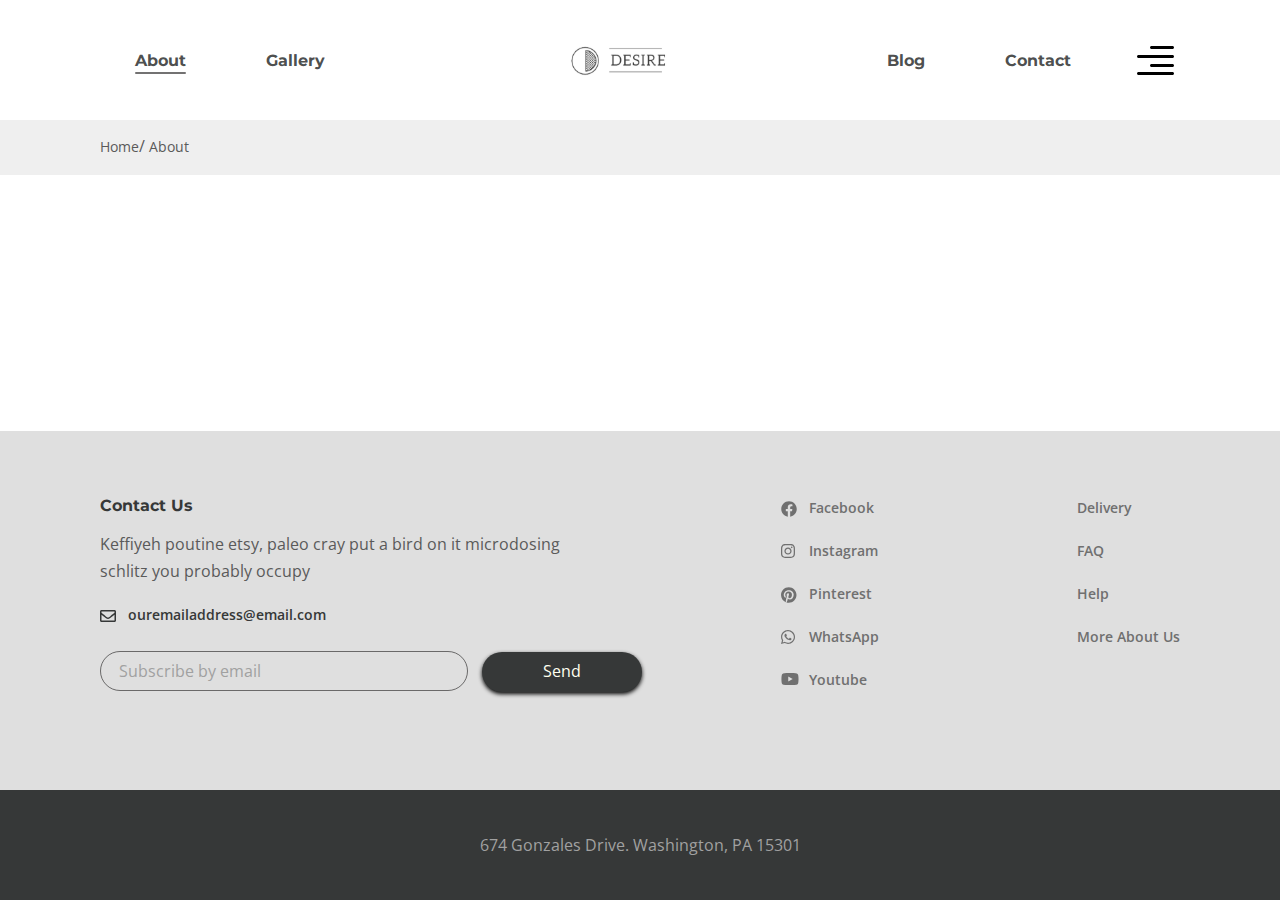
<file: page.html>
<!DOCTYPE html>
<html lang="en">

<head>
    <meta charset="UTF-8">
    <meta name="viewport" content="width=device-width, initial-scale=1.0">
    <title>Document</title>
    <link rel="stylesheet" href="css/style.min.css">
</head>

<body>
    <div class="wrapper">
        <header class="header">
            <div class="container">
                <div class="header__inner">
                    <nav class="menu">
                        <ul class="menu__list">
                            <li class="menu__list-item">
                                <a class="menu__list-link menu__list-link--active" href="about.html">About</a>
                            </li>
                            <li class="menu__list-item">
                                <a class="menu__list-link" href="gallery.html">Gallery</a>
                            </li>
                        </ul>
                    </nav>
                    <a class="logo" href="index.html">
                        <img src="./images/logo.svg" alt="logo">
                    </a>
                    <nav class="menu">
                        <ul class="menu__list">
                            <li class="menu__list-item">
                                <a class="menu__list-link" href="blog.html">Blog</a>
                            </li>
                            <li class="menu__list-item">
                                <a class="menu__list-link" href="contacts.html">Contact</a>
                            </li>
                        </ul>
                    </nav>
                    <button class="header__btn">
                    <img src="./images/icon_menu.svg" alt="logo-img">
                </button>
                    <div class="rightside-menu rightside-menu--close">
                        <button class="rightside-menu__close">
                        <img src="./images/icon/close.svg" alt="close" >
                        </button>
                        <div class="rightside-menu__content">
                            <a class="logo" href="#">
                                <img class="rightside-menu__content-img" src="./images/logo.svg" alt="logo">
                            </a>
                            <h4 class="rightside-menu__title">Furniture for life</h4>
                            <p class="rightside-menu__text">
                                Sustainable hot chicken skateboard, dreamcatcher meggings actually squid. Slow-carb everyday carry +1 art party microdosing, put a bird on it brooklyn
                            </p>
                            <img class="rightside-menu__img" src="./images/content/rectangle.jpg" alt="rectangle">
                        </div>
                    </div>
                </div>
            </div>
        </header>

        <main class="main">
            <div class="breadcrumbs">
                <div class="container">
                    <ul class="breadcrumbs__list">
                        <li class="breadcrumbs__item">
                            <a class="breadcrumbs__item-link" href="#">Home</a>
                        </li>
                        <li class="breadcrumbs__item">
                            <a class="breadcrumbs__item-link" href="#">About</a>
                        </li>
                    </ul>
                </div>
            </div>
        </main>
        <footer class="footer">
            <div class="footer__content">
                <div class="container">
                    <div class="footer__inner">
                        <div class="footer__info">
                            <h6 class="footer__info-title">Contact Us</h6>
                            <p class="footer__info-text">Keffiyeh poutine etsy, paleo cray put a bird on it microdosing schlitz you probably occupy
                            </p>
                            <a class="footer__info-email" href="mailto:ouremailaddress@email.com">ouremailaddress@email.com</a>
                            <form class="footer__form">
                                <input class="footer__form-input" type="email" placeholder="Subscribe by email">
                                <button class="footer__form-btn" type="submit">Send</button>
                            </form>
                        </div>
                        <ul class="footer__social">
                            <li class="footer__social-item ">
                                <a class="footer__social-link footer__social-link--facebook " href="#">Facebook</a>
                            </li>
                            <li class="footer__social-item ">
                                <a class="footer__social-link footer__social-link--instagram" href="#">Instagram</a>
                            </li>
                            <li class="footer__social-item ">
                                <a class="footer__social-link footer__social-link--pinterest" href="#">Pinterest</a>
                            </li>
                            <li class="footer__social-item ">
                                <a class="footer__social-link footer__social-link--watsapp" href="#">WhatsApp</a>
                            </li>
                            <li class="footer__social-item ">
                                <a class="footer__social-link footer__social-link--youtube" href="#">Youtube</a>
                            </li>
                        </ul>
                        <ul class="footer__menu">
                            <li class="footer__menu-item">
                                <a class="footer__menu-link" href="#">Delivery</a>
                            </li>
                            <li class="footer__menu-item">
                                <a class="footer__menu-link" href="#">FAQ</a>
                            </li>
                            <li class="footer__menu-item">
                                <a class="footer__menu-link" href="#">Help</a>
                            </li>
                            <li class="footer__menu-item">
                                <a class="footer__menu-link" href="#">More About Us</a>
                            </li>
                        </ul>
                    </div>
                </div>
            </div>
            <div class="footer__copyright">674 Gonzales Drive. Washington, PA 15301</div>
        </footer>
    </div>



    <script src="js/main.min.js"></script>
</body>

</html>
</file>
<file: css/style.min.css>
@import url("https://fonts.googleapis.com/css2?family=Open+Sans&display=swap");@import url("https://fonts.googleapis.com/css2?family=Montserrat:wght@700&display=swap");.menu__list-link,.rightside-menu__title,.top__slider-title,.new-collection__title,.collection__info-title,.decor__title,.work__title,.work__item-title,.blog-box__title,.blog-box__item-title,.about__prev-title,.about__content-title,.inspiration__title,.inspiration__item,.contact__title,.contact-slider__title,.blog__category-title,.blog__tags-title,.blog__item-title,.blog__blockquote-author,.recent-posts__title,.comments__title,.comment-form__title,.comment__author,.footer__info-title{font-family:'Montserrat', sans-serif;font-weight:bold}html{-webkit-box-sizing:border-box;box-sizing:border-box}*,*::after,*::before{-webkit-box-sizing:inherit;box-sizing:inherit}ul[class],ol[class]{padding:0}body,h1,h2,h3,h4,h5,h6,p,ul,ol,li,figure,figcaption,blockquote,dl,dd{margin:0}ul[class]{list-style:none}img{max-width:100%;display:block}input,button,textarea,select{font:inherit}a{text-decoration:none}.slick-slider{position:relative;display:block;-webkit-box-sizing:border-box;box-sizing:border-box;-webkit-touch-callout:none;-webkit-user-select:none;-moz-user-select:none;-ms-user-select:none;user-select:none;-ms-touch-action:pan-y;touch-action:pan-y;-webkit-tap-highlight-color:transparent}.slick-list{position:relative;overflow:hidden;display:block;margin:0;padding:0}.slick-list:focus{outline:none}.slick-list.dragging{cursor:pointer;cursor:hand}.slick-slider .slick-track,.slick-slider .slick-list{-webkit-transform:translate3d(0, 0, 0);-ms-transform:translate3d(0, 0, 0);transform:translate3d(0, 0, 0)}.slick-track{position:relative;left:0;top:0;display:block;margin-left:auto;margin-right:auto}.slick-track:before,.slick-track:after{content:"";display:table}.slick-track:after{clear:both}.slick-loading .slick-track{visibility:hidden}.slick-slide{float:left;height:100%;min-height:1px;display:none}[dir="rtl"] .slick-slide{float:right}.slick-slide img{display:block}.slick-slide.slick-loading img{display:none}.slick-slide.dragging img{pointer-events:none}.slick-initialized .slick-slide{display:block}.slick-loading .slick-slide{visibility:hidden}.slick-vertical .slick-slide{display:block;height:auto;border:1px solid transparent}.slick-arrow.slick-hidden{display:none}body.compensate-for-scrollbar{overflow:hidden}.fancybox-active{height:auto}.fancybox-is-hidden{left:-9999px;margin:0;position:absolute !important;top:-9999px;visibility:hidden}.fancybox-container{-webkit-backface-visibility:hidden;height:100%;left:0;outline:none;position:fixed;-webkit-tap-highlight-color:transparent;top:0;-ms-touch-action:manipulation;touch-action:manipulation;-webkit-transform:translateZ(0);transform:translateZ(0);width:100%;z-index:99992}.fancybox-container *{-webkit-box-sizing:border-box;box-sizing:border-box}.fancybox-outer,.fancybox-inner,.fancybox-bg,.fancybox-stage{bottom:0;left:0;position:absolute;right:0;top:0}.fancybox-outer{-webkit-overflow-scrolling:touch;overflow-y:auto}.fancybox-bg{background:#1e1e1e;opacity:0;-webkit-transition-duration:inherit;-o-transition-duration:inherit;transition-duration:inherit;-webkit-transition-property:opacity;-o-transition-property:opacity;transition-property:opacity;-webkit-transition-timing-function:cubic-bezier(0.47, 0, 0.74, 0.71);-o-transition-timing-function:cubic-bezier(0.47, 0, 0.74, 0.71);transition-timing-function:cubic-bezier(0.47, 0, 0.74, 0.71)}.fancybox-is-open .fancybox-bg{opacity:.9;-webkit-transition-timing-function:cubic-bezier(0.22, 0.61, 0.36, 1);-o-transition-timing-function:cubic-bezier(0.22, 0.61, 0.36, 1);transition-timing-function:cubic-bezier(0.22, 0.61, 0.36, 1)}.fancybox-infobar,.fancybox-toolbar,.fancybox-caption,.fancybox-navigation .fancybox-button{direction:ltr;opacity:0;position:absolute;-webkit-transition:opacity .25s ease, visibility 0s ease .25s;-o-transition:opacity .25s ease, visibility 0s ease .25s;transition:opacity .25s ease, visibility 0s ease .25s;visibility:hidden;z-index:99997}.fancybox-show-infobar .fancybox-infobar,.fancybox-show-toolbar .fancybox-toolbar,.fancybox-show-caption .fancybox-caption,.fancybox-show-nav .fancybox-navigation .fancybox-button{opacity:1;-webkit-transition:opacity .25s ease 0s, visibility 0s ease 0s;-o-transition:opacity .25s ease 0s, visibility 0s ease 0s;transition:opacity .25s ease 0s, visibility 0s ease 0s;visibility:visible}.fancybox-infobar{color:#ccc;font-size:13px;-webkit-font-smoothing:subpixel-antialiased;height:44px;left:0;line-height:44px;min-width:44px;mix-blend-mode:difference;padding:0 10px;pointer-events:none;top:0;-webkit-touch-callout:none;-webkit-user-select:none;-moz-user-select:none;-ms-user-select:none;user-select:none}.fancybox-toolbar{right:0;top:0}.fancybox-stage{direction:ltr;overflow:visible;-webkit-transform:translateZ(0);transform:translateZ(0);z-index:99994}.fancybox-is-open .fancybox-stage{overflow:hidden}.fancybox-slide{-webkit-backface-visibility:hidden;display:none;height:100%;left:0;outline:none;overflow:auto;-webkit-overflow-scrolling:touch;padding:44px;position:absolute;text-align:center;top:0;-webkit-transition-property:opacity, -webkit-transform;transition-property:opacity, -webkit-transform;-o-transition-property:transform, opacity;transition-property:transform, opacity;transition-property:transform, opacity, -webkit-transform;white-space:normal;width:100%;z-index:99994}.fancybox-slide::before{content:'';display:inline-block;font-size:0;height:100%;vertical-align:middle;width:0}.fancybox-is-sliding .fancybox-slide,.fancybox-slide--previous,.fancybox-slide--current,.fancybox-slide--next{display:block}.fancybox-slide--image{overflow:hidden;padding:44px 0}.fancybox-slide--image::before{display:none}.fancybox-slide--html{padding:6px}.fancybox-content{background:#fff;display:inline-block;margin:0;max-width:100%;overflow:auto;-webkit-overflow-scrolling:touch;padding:44px;position:relative;text-align:left;vertical-align:middle}.fancybox-slide--image .fancybox-content{-webkit-animation-timing-function:cubic-bezier(0.5, 0, 0.14, 1);animation-timing-function:cubic-bezier(0.5, 0, 0.14, 1);-webkit-backface-visibility:hidden;background:transparent;background-repeat:no-repeat;background-size:100% 100%;left:0;max-width:none;overflow:visible;padding:0;position:absolute;top:0;-ms-transform-origin:top left;-webkit-transform-origin:top left;transform-origin:top left;-webkit-transition-property:opacity, -webkit-transform;transition-property:opacity, -webkit-transform;-o-transition-property:transform, opacity;transition-property:transform, opacity;transition-property:transform, opacity, -webkit-transform;-webkit-user-select:none;-moz-user-select:none;-ms-user-select:none;user-select:none;z-index:99995}.fancybox-can-zoomOut .fancybox-content{cursor:-webkit-zoom-out;cursor:zoom-out}.fancybox-can-zoomIn .fancybox-content{cursor:-webkit-zoom-in;cursor:zoom-in}.fancybox-can-swipe .fancybox-content,.fancybox-can-pan .fancybox-content{cursor:-webkit-grab;cursor:grab}.fancybox-is-grabbing .fancybox-content{cursor:-webkit-grabbing;cursor:grabbing}.fancybox-container [data-selectable='true']{cursor:text}.fancybox-image,.fancybox-spaceball{background:transparent;border:0;height:100%;left:0;margin:0;max-height:none;max-width:none;padding:0;position:absolute;top:0;-webkit-user-select:none;-moz-user-select:none;-ms-user-select:none;user-select:none;width:100%}.fancybox-spaceball{z-index:1}.fancybox-slide--video .fancybox-content,.fancybox-slide--map .fancybox-content,.fancybox-slide--pdf .fancybox-content,.fancybox-slide--iframe .fancybox-content{height:100%;overflow:visible;padding:0;width:100%}.fancybox-slide--video .fancybox-content{background:#000}.fancybox-slide--map .fancybox-content{background:#e5e3df}.fancybox-slide--iframe .fancybox-content{background:#fff}.fancybox-video,.fancybox-iframe{background:transparent;border:0;display:block;height:100%;margin:0;overflow:hidden;padding:0;width:100%}.fancybox-iframe{left:0;position:absolute;top:0}.fancybox-error{background:#fff;cursor:default;max-width:400px;padding:40px;width:100%}.fancybox-error p{color:#444;font-size:16px;line-height:20px;margin:0;padding:0}.fancybox-button{background:rgba(30,30,30,0.6);border:0;border-radius:0;-webkit-box-shadow:none;box-shadow:none;cursor:pointer;display:inline-block;height:44px;margin:0;padding:10px;position:relative;-webkit-transition:color .2s;-o-transition:color .2s;transition:color .2s;vertical-align:top;visibility:inherit;width:44px}.fancybox-button,.fancybox-button:visited,.fancybox-button:link{color:#ccc}.fancybox-button:hover{color:#fff}.fancybox-button:focus{outline:none}.fancybox-button.fancybox-focus{outline:1px dotted}.fancybox-button[disabled],.fancybox-button[disabled]:hover{color:#888;cursor:default;outline:none}.fancybox-button div{height:100%}.fancybox-button svg{display:block;height:100%;overflow:visible;position:relative;width:100%}.fancybox-button svg path{fill:currentColor;stroke-width:0}.fancybox-button--play svg:nth-child(2),.fancybox-button--fsenter svg:nth-child(2){display:none}.fancybox-button--pause svg:nth-child(1),.fancybox-button--fsexit svg:nth-child(1){display:none}.fancybox-progress{background:#ff5268;height:2px;left:0;position:absolute;right:0;top:0;-ms-transform:scaleX(0);-webkit-transform:scaleX(0);transform:scaleX(0);-ms-transform-origin:0;-webkit-transform-origin:0;transform-origin:0;-webkit-transition-property:-webkit-transform;transition-property:-webkit-transform;-o-transition-property:transform;transition-property:transform;transition-property:transform, -webkit-transform;-webkit-transition-timing-function:linear;-o-transition-timing-function:linear;transition-timing-function:linear;z-index:99998}.fancybox-close-small{background:transparent;border:0;border-radius:0;color:#ccc;cursor:pointer;opacity:.8;padding:8px;position:absolute;right:-12px;top:-44px;z-index:401}.fancybox-close-small:hover{color:#fff;opacity:1}.fancybox-slide--html .fancybox-close-small{color:currentColor;padding:10px;right:0;top:0}.fancybox-slide--image.fancybox-is-scaling .fancybox-content{overflow:hidden}.fancybox-is-scaling .fancybox-close-small,.fancybox-is-zoomable.fancybox-can-pan .fancybox-close-small{display:none}.fancybox-navigation .fancybox-button{background-clip:content-box;height:100px;opacity:0;position:absolute;top:calc(50% - 50px);width:70px}.fancybox-navigation .fancybox-button div{padding:7px}.fancybox-navigation .fancybox-button--arrow_left{left:0;left:env(safe-area-inset-left);padding:31px 26px 31px 6px}.fancybox-navigation .fancybox-button--arrow_right{padding:31px 6px 31px 26px;right:0;right:env(safe-area-inset-right)}.fancybox-caption{background:-webkit-gradient(linear, left bottom, left top, from(rgba(0,0,0,0.85)), color-stop(50%, rgba(0,0,0,0.3)), color-stop(65%, rgba(0,0,0,0.15)), color-stop(75.5%, rgba(0,0,0,0.075)), color-stop(82.85%, rgba(0,0,0,0.037)), color-stop(88%, rgba(0,0,0,0.019)), to(rgba(0,0,0,0)));background:-o-linear-gradient(bottom, rgba(0,0,0,0.85) 0%, rgba(0,0,0,0.3) 50%, rgba(0,0,0,0.15) 65%, rgba(0,0,0,0.075) 75.5%, rgba(0,0,0,0.037) 82.85%, rgba(0,0,0,0.019) 88%, rgba(0,0,0,0) 100%);background:linear-gradient(to top, rgba(0,0,0,0.85) 0%, rgba(0,0,0,0.3) 50%, rgba(0,0,0,0.15) 65%, rgba(0,0,0,0.075) 75.5%, rgba(0,0,0,0.037) 82.85%, rgba(0,0,0,0.019) 88%, rgba(0,0,0,0) 100%);bottom:0;color:#eee;font-size:14px;font-weight:400;left:0;line-height:1.5;padding:75px 44px 25px 44px;pointer-events:none;right:0;text-align:center;z-index:99996}@supports (padding: max(0px)){.fancybox-caption{padding:75px max(44px,env(safe-area-inset-right)) max(25px,env(safe-area-inset-bottom)) max(44px,env(safe-area-inset-left))}}.fancybox-caption--separate{margin-top:-50px}.fancybox-caption__body{max-height:50vh;overflow:auto;pointer-events:all}.fancybox-caption a,.fancybox-caption a:link,.fancybox-caption a:visited{color:#ccc;text-decoration:none}.fancybox-caption a:hover{color:#fff;text-decoration:underline}.fancybox-loading{-webkit-animation:fancybox-rotate 1s linear infinite;animation:fancybox-rotate 1s linear infinite;background:transparent;border:4px solid #888;border-bottom-color:#fff;border-radius:50%;height:50px;left:50%;margin:-25px 0 0 -25px;opacity:.7;padding:0;position:absolute;top:50%;width:50px;z-index:99999}@-webkit-keyframes fancybox-rotate{100%{-webkit-transform:rotate(360deg);transform:rotate(360deg)}}@keyframes fancybox-rotate{100%{-webkit-transform:rotate(360deg);transform:rotate(360deg)}}.fancybox-animated{-webkit-transition-timing-function:cubic-bezier(0, 0, 0.25, 1);-o-transition-timing-function:cubic-bezier(0, 0, 0.25, 1);transition-timing-function:cubic-bezier(0, 0, 0.25, 1)}.fancybox-fx-slide.fancybox-slide--previous{opacity:0;-webkit-transform:translate3d(-100%, 0, 0);transform:translate3d(-100%, 0, 0)}.fancybox-fx-slide.fancybox-slide--next{opacity:0;-webkit-transform:translate3d(100%, 0, 0);transform:translate3d(100%, 0, 0)}.fancybox-fx-slide.fancybox-slide--current{opacity:1;-webkit-transform:translate3d(0, 0, 0);transform:translate3d(0, 0, 0)}.fancybox-fx-fade.fancybox-slide--previous,.fancybox-fx-fade.fancybox-slide--next{opacity:0;-webkit-transition-timing-function:cubic-bezier(0.19, 1, 0.22, 1);-o-transition-timing-function:cubic-bezier(0.19, 1, 0.22, 1);transition-timing-function:cubic-bezier(0.19, 1, 0.22, 1)}.fancybox-fx-fade.fancybox-slide--current{opacity:1}.fancybox-fx-zoom-in-out.fancybox-slide--previous{opacity:0;-webkit-transform:scale3d(1.5, 1.5, 1.5);transform:scale3d(1.5, 1.5, 1.5)}.fancybox-fx-zoom-in-out.fancybox-slide--next{opacity:0;-webkit-transform:scale3d(0.5, 0.5, 0.5);transform:scale3d(0.5, 0.5, 0.5)}.fancybox-fx-zoom-in-out.fancybox-slide--current{opacity:1;-webkit-transform:scale3d(1, 1, 1);transform:scale3d(1, 1, 1)}.fancybox-fx-rotate.fancybox-slide--previous{opacity:0;-ms-transform:rotate(-360deg);-webkit-transform:rotate(-360deg);transform:rotate(-360deg)}.fancybox-fx-rotate.fancybox-slide--next{opacity:0;-ms-transform:rotate(360deg);-webkit-transform:rotate(360deg);transform:rotate(360deg)}.fancybox-fx-rotate.fancybox-slide--current{opacity:1;-ms-transform:rotate(0deg);-webkit-transform:rotate(0deg);transform:rotate(0deg)}.fancybox-fx-circular.fancybox-slide--previous{opacity:0;-webkit-transform:scale3d(0, 0, 0) translate3d(-100%, 0, 0);transform:scale3d(0, 0, 0) translate3d(-100%, 0, 0)}.fancybox-fx-circular.fancybox-slide--next{opacity:0;-webkit-transform:scale3d(0, 0, 0) translate3d(100%, 0, 0);transform:scale3d(0, 0, 0) translate3d(100%, 0, 0)}.fancybox-fx-circular.fancybox-slide--current{opacity:1;-webkit-transform:scale3d(1, 1, 1) translate3d(0, 0, 0);transform:scale3d(1, 1, 1) translate3d(0, 0, 0)}.fancybox-fx-tube.fancybox-slide--previous{-webkit-transform:translate3d(-100%, 0, 0) scale(0.1) skew(-10deg);transform:translate3d(-100%, 0, 0) scale(0.1) skew(-10deg)}.fancybox-fx-tube.fancybox-slide--next{-webkit-transform:translate3d(100%, 0, 0) scale(0.1) skew(10deg);transform:translate3d(100%, 0, 0) scale(0.1) skew(10deg)}.fancybox-fx-tube.fancybox-slide--current{-webkit-transform:translate3d(0, 0, 0) scale(1);transform:translate3d(0, 0, 0) scale(1)}@media all and (max-height: 576px){.fancybox-slide{padding-left:6px;padding-right:6px}.fancybox-slide--image{padding:6px 0}.fancybox-close-small{right:-6px}.fancybox-slide--image .fancybox-close-small{background:#4e4e4e;color:#f2f4f6;height:36px;opacity:1;padding:6px;right:0;top:0;width:36px}.fancybox-caption{padding-left:12px;padding-right:12px}@supports (padding: max(0px)){.fancybox-caption{padding-left:max(12px,env(safe-area-inset-left));padding-right:max(12px,env(safe-area-inset-right))}}}.fancybox-share{background:#f4f4f4;border-radius:3px;max-width:90%;padding:30px;text-align:center}.fancybox-share h1{color:#222;font-size:35px;font-weight:700;margin:0 0 20px 0}.fancybox-share p{margin:0;padding:0}.fancybox-share__button{border:0;border-radius:3px;display:inline-block;font-size:14px;font-weight:700;line-height:40px;margin:0 5px 10px 5px;min-width:130px;padding:0 15px;text-decoration:none;-webkit-transition:all .2s;-o-transition:all .2s;transition:all .2s;-webkit-user-select:none;-moz-user-select:none;-ms-user-select:none;user-select:none;white-space:nowrap}.fancybox-share__button:visited,.fancybox-share__button:link{color:#fff}.fancybox-share__button:hover{text-decoration:none}.fancybox-share__button--fb{background:#3b5998}.fancybox-share__button--fb:hover{background:#344e86}.fancybox-share__button--pt{background:#bd081d}.fancybox-share__button--pt:hover{background:#aa0719}.fancybox-share__button--tw{background:#1da1f2}.fancybox-share__button--tw:hover{background:#0d95e8}.fancybox-share__button svg{height:25px;margin-right:7px;position:relative;top:-1px;vertical-align:middle;width:25px}.fancybox-share__button svg path{fill:#fff}.fancybox-share__input{background:transparent;border:0;border-bottom:1px solid #d7d7d7;border-radius:0;color:#5d5b5b;font-size:14px;margin:10px 0 0 0;outline:none;padding:10px 15px;width:100%}.fancybox-thumbs{background:#ddd;bottom:0;display:none;margin:0;-webkit-overflow-scrolling:touch;-ms-overflow-style:-ms-autohiding-scrollbar;padding:2px 2px 4px 2px;position:absolute;right:0;-webkit-tap-highlight-color:rgba(0,0,0,0);top:0;width:212px;z-index:99995}.fancybox-thumbs-x{overflow-x:auto;overflow-y:hidden}.fancybox-show-thumbs .fancybox-thumbs{display:block}.fancybox-show-thumbs .fancybox-inner{right:212px}.fancybox-thumbs__list{font-size:0;height:100%;list-style:none;margin:0;overflow-x:hidden;overflow-y:auto;padding:0;position:absolute;position:relative;white-space:nowrap;width:100%}.fancybox-thumbs-x .fancybox-thumbs__list{overflow:hidden}.fancybox-thumbs-y .fancybox-thumbs__list::-webkit-scrollbar{width:7px}.fancybox-thumbs-y .fancybox-thumbs__list::-webkit-scrollbar-track{background:#fff;border-radius:10px;-webkit-box-shadow:inset 0 0 6px rgba(0,0,0,0.3);box-shadow:inset 0 0 6px rgba(0,0,0,0.3)}.fancybox-thumbs-y .fancybox-thumbs__list::-webkit-scrollbar-thumb{background:#2a2a2a;border-radius:10px}.fancybox-thumbs__list a{-webkit-backface-visibility:hidden;backface-visibility:hidden;background-color:rgba(0,0,0,0.1);background-position:center center;background-repeat:no-repeat;background-size:cover;cursor:pointer;float:left;height:75px;margin:2px;max-height:calc(100% - 8px);max-width:calc(50% - 4px);outline:none;overflow:hidden;padding:0;position:relative;-webkit-tap-highlight-color:transparent;width:100px}.fancybox-thumbs__list a::before{border:6px solid #ff5268;bottom:0;content:'';left:0;opacity:0;position:absolute;right:0;top:0;-webkit-transition:all 0.2s cubic-bezier(0.25, 0.46, 0.45, 0.94);-o-transition:all 0.2s cubic-bezier(0.25, 0.46, 0.45, 0.94);transition:all 0.2s cubic-bezier(0.25, 0.46, 0.45, 0.94);z-index:99991}.fancybox-thumbs__list a:focus::before{opacity:.5}.fancybox-thumbs__list a.fancybox-thumbs-active::before{opacity:1}@media all and (max-width: 576px){.fancybox-thumbs{width:110px}.fancybox-show-thumbs .fancybox-inner{right:110px}.fancybox-thumbs__list a{max-width:calc(100% - 10px)}}html,body{height:100%}body{font-family:'Open Sans', sans-serif;font-weight:400;font-size:16px;line-height:27px;color:#5A5A5A;min-width:320px;overflow-x:hidden}.wrapper{display:-webkit-box;display:-ms-flexbox;display:flex;-webkit-box-orient:vertical;-webkit-box-direction:normal;-ms-flex-direction:column;flex-direction:column;min-height:100%}.main{-webkit-box-flex:1;-ms-flex:1 0 auto;flex:1 0 auto}.footer{-webkit-box-flex:0;-ms-flex:0 0 auto;flex:0 0 auto}.container{max-width:1110px;margin:0 auto;padding:0 15px}.container-fluid{min-width:1920px;margin:0 auto;padding:0 10px}.slick-dots{display:-webkit-box;display:-ms-flexbox;display:flex;-webkit-box-pack:center;-ms-flex-pack:center;justify-content:center;-webkit-box-align:center;-ms-flex-align:center;align-items:center}.slick-dots button{border-radius:50%;font-size:0;height:8px;width:8px;border:none;background:#363838;margin:0 15px;padding:0}.slick-dots .slick-active button{background:#FFEF35}.header__inner{height:120px;display:-webkit-box;display:-ms-flexbox;display:flex;-webkit-box-pack:justify;-ms-flex-pack:justify;justify-content:space-between;-webkit-box-align:center;-ms-flex-align:center;align-items:center}.header__btn{border:none;background-color:transparent;cursor:pointer}.logo{margin:0 auto}.menu{padding-right:15px}.menu__list{display:-webkit-box;display:-ms-flexbox;display:flex}.menu__list-item{padding-left:35px;padding-right:45px}.menu__list-link{line-height:22px;color:rgba(54,56,56,0.9033);padding-bottom:4px;position:relative}.menu__list-link--active:after{content:"";height:2px;border-radius:1px;background:rgba(56,54,54,0.7);left:0;right:0;bottom:0;position:absolute}.rightside-menu{position:absolute;top:0;right:0;bottom:0;max-width:694px;width:100%;background-color:#fff;-webkit-box-shadow:-2px 3px 17px 0px #000;box-shadow:-2px 3px 17px 0px #000;-webkit-transition:all .6s;-o-transition:all .6s;transition:all .6s;z-index:9999}.rightside-menu.rightside-menu--close{-webkit-transform:translateX(500%);-ms-transform:translateX(500%);transform:translateX(500%)}.rightside-menu__close{border:none;background:transparent;cursor:pointer;padding:0;margin-top:41px;margin-left:47px;margin-bottom:60px}.rightside-menu__close img{width:26px;height:26px}.rightside-menu__content{padding:0 95px 0 116px;margin:0 auto;text-align:center;min-width:485px}.rightside-menu__content-img{display:inline-block;width:194px;height:58px;margin-bottom:40px}.rightside-menu__title{font-size:36px;line-height:51px;color:#363838;position:relative;margin-bottom:17px;padding-bottom:17px}.rightside-menu__title::after{content:'';position:absolute;bottom:0;left:0;right:0;max-width:252px;margin:0 auto;height:1px;background:#6D7278}.rightside-menu__text{margin-bottom:75px}.rightside-menu__img{max-width:483px}.top{padding-bottom:220px}.top__slider{background-image:url(../images/content/slider_bg.jpg);background-repeat:no-repeat;background-size:100% auto;max-height:722px}.top__slider-inner{display:-webkit-box;display:-ms-flexbox;display:flex;-webkit-box-pack:center;-ms-flex-pack:center;justify-content:center;-webkit-box-align:center;-ms-flex-align:center;align-items:center;margin-left:-230px}.top__slider-img{margin-right:25px}.top__slider-content{max-width:585px}.top__slider-title{font-size:110px;line-height:134px;color:#363838;margin-bottom:53px;position:relative}.top__slider-title::after{content:'';height:1px;width:185px;bottom:-26px;left:0;position:absolute;background:#6D7278}.new-collection{margin:46px 0 35px;text-align:center}.new-collection__title{font-size:36px;line-height:51px;color:#363838;position:relative;margin-bottom:50px}.new-collection__title::after{content:"";width:252px;border:1px solid #979797;position:absolute;bottom:-25px;left:0;right:0;margin:0 auto}.new-collection__text{max-width:730px;margin:0 auto 30px}.collection{display:-ms-grid;display:grid;-ms-grid-columns:(1fr)[5];grid-template-columns:repeat(5, 1fr);grid-gap:30px;padding-bottom:70px}.collection__item{position:relative}.collection__item:hover .collection__info{opacity:1}.collection__img{min-height:350px;-o-object-fit:cover;object-fit:cover}.collection__info{position:absolute;top:0;left:0;right:0;bottom:0;background-color:rgba(255,255,255,0.7);padding:10px;display:-webkit-box;display:-ms-flexbox;display:flex;-webkit-box-orient:vertical;-webkit-box-direction:normal;-ms-flex-direction:column;flex-direction:column;-webkit-box-pack:center;-ms-flex-pack:center;justify-content:center;-webkit-box-align:center;-ms-flex-align:center;align-items:center;opacity:0;-webkit-transition:all .5s;-o-transition:all .5s;transition:all .5s}.collection__info-title{color:#363838;font-size:20px;line-height:24px;position:relative;margin-bottom:39px}.collection__info-title::after{content:"";width:80%;height:1px;background:#979797;position:absolute;bottom:-19px;left:0;right:0;margin:0 auto}.collection__info-text{font-weight:600;font-size:14px;line-height:28px;color:#707070}.decor{padding:172px 0 156px;background-image:url(../images/decor_bg.jpg);background-repeat:no-repeat;background-size:cover;min-height:600px}.decor__title{color:#363838;font-size:60px;line-height:80px;position:relative;max-width:540px;padding-bottom:22px;margin-bottom:22px}.decor__title::after{content:"";width:200px;height:1px;background:#979797;position:absolute;bottom:0;left:0}.decor__text{max-width:540px}.work{padding:80px 0 30px}.work__title{font-size:36px;line-height:51px;text-align:center;color:#363838;margin-bottom:39px}.work__box{display:-webkit-box;display:-ms-flexbox;display:flex;-webkit-box-align:baseline;-ms-flex-align:baseline;align-items:baseline;border-bottom:2px solid rgba(54,56,56,0.7);position:relative}.work__box::after{content:"";position:absolute;height:10px;width:10px;border-radius:50%;bottom:-6px;left:0;background:#363838}.work__item{width:250px;display:-webkit-box;display:-ms-flexbox;display:flex;-ms-flex-wrap:wrap;flex-wrap:wrap;-webkit-box-align:center;-ms-flex-align:center;align-items:center;position:relative}.work__item--production{margin-left:317px}.work__item--production::after{content:"";position:absolute;bottom:-82px;left:0;height:20px;width:2px;background:rgba(54,56,56,0.7)}.work__item--production,.work__item--consultation{padding-bottom:30px}.work__item--measurements{position:relative;padding-top:38px;margin-left:305px}.work__item--measurements::after{content:"";position:absolute;top:0;left:0;height:20px;width:2px;background:rgba(54,56,56,0.7)}.work__item-title{font-size:16px;line-height:23px;color:#363838;margin-left:13px}.work__item-text{margin-top:13px}.gallery{padding:80px 0 90px}.gallery__buttons{text-align:center;margin-bottom:40px}.gallery__btn{padding:6px 16px;background-color:transparent;text-align:center;color:#8F8D8D;font-weight:600;font-size:14px;line-height:28px;border-radius:20px;border:1px solid #8F8D8D;margin:0 13px;cursor:pointer;opacity:none}.gallery .mixitup-control-active{background-color:#FFEF35;border:1px solid #FFEF35;color:#363838}.gallery__items{display:-ms-grid;display:grid;-ms-grid-columns:(1fr)[4];grid-template-columns:repeat(4, 1fr);-ms-grid-rows:(1fr)[2];grid-template-rows:repeat(2, 1fr);grid-gap:30px 35px}.gallery__item:first-child{-ms-grid-column-span:2;grid-column:span 2;-ms-grid-row-span:2;grid-row:span 2}.gallery__item-img{-o-object-fit:cover;object-fit:cover;width:100%;max-width:1150px;height:100%}.gallery.gallery-page .gallery__item:nth-child(8){-ms-grid-column-span:2;grid-column:span 2;-ms-grid-row-span:2;grid-row:span 2}.blog-box{padding-bottom:100px}.blog-box__title{font-size:36px;line-height:51px;text-align:center;color:#363838;margin:0 auto 30px;max-width:430px}.blog-box__items{display:-ms-grid;display:grid;-ms-grid-columns:1fr 1fr;grid-template-columns:1fr 1fr;grid-gap:30px}.blog-box__img-link{margin-bottom:19px;display:inline-block}.blog-box__links{color:#707070;font-weight:600;font-size:14px;line-height:28px;margin-bottom:9px}.blog-box__date,.blog-box__author,.blog-box__theme{color:inherit}.blog-box__item-title{color:#363838;font-size:24px;line-height:38px}.breadcrumbs{background:rgba(223,223,223,0.5);padding:13px 0 14px;position:relative;z-index:999}.breadcrumbs__list{display:-webkit-box;display:-ms-flexbox;display:flex}.breadcrumbs__item::after{content:"/";margin-left:-4px;margin-right:4px}.breadcrumbs__item:last-child::after{display:none}.breadcrumbs__item-link{font-size:14px;line-height:28px;color:#5A5A5A}.about__prev{background-image:url(../images/prev_bg.jpg);background-position:top center;background-repeat:no-repeat;background-size:cover;text-align:center;padding:160px 0;margin-top:-53px}.about__prev-title{font-size:60px;line-height:80px;color:#363838}.about__content{padding:130px 0 40px}.about__content-title{font-size:36px;line-height:60px;color:#363838;padding-bottom:22px;margin-bottom:23px;position:relative;padding-right:250px}.about__content-title::after{content:"";width:200px;height:2px;background:#6D7278;position:absolute;left:0;bottom:0}.about__content-text{padding-left:285px}.about__content-text p{margin-bottom:30px}.about__popup{background-image:url(../images/popup_bg.jpg);background-position:top center;background-repeat:no-repeat;background-size:cover;min-height:414px;display:-webkit-box;display:-ms-flexbox;display:flex;-webkit-box-pack:center;-ms-flex-pack:center;justify-content:center;-webkit-box-align:center;-ms-flex-align:center;align-items:center}.inspiration{padding-top:100px;position:relative}.inspiration::after{content:"";left:0;right:0;bottom:0;background-image:url(../images/inspiration_bg.jpg);position:absolute;height:362px;z-index:-1}.inspiration__inner{display:-webkit-box;display:-ms-flexbox;display:flex;-webkit-box-pack:center;-ms-flex-pack:center;justify-content:center;-webkit-box-align:center;-ms-flex-align:center;align-items:center}.inspiration__img{margin-right:78px;margin-left:-230px}.inspiration__content{max-width:825px}.inspiration__title{font-size:36px;line-height:60px;color:#363838;padding-bottom:16px;margin-bottom:24px;position:relative}.inspiration__title::after{content:"";width:200px;height:2px;background:#6D7278;border-radius:1px;bottom:0;left:0;position:absolute}.inspiration__text{margin-bottom:30px}.inspiration__item{font-size:16px;line-height:23px;color:#363838;margin-bottom:33px}.inspiration__item-content{display:-webkit-box;display:-ms-flexbox;display:flex;padding-bottom:14px;border-bottom:2px solid #fff;border-radius:4px;-webkit-box-pack:justify;-ms-flex-pack:justify;justify-content:space-between}.inspiration__line{margin-top:-2px;height:2px;border-radius:4px;background-color:#363838}.partners{padding:16px 0 60px}.partners__items{display:-ms-grid;display:grid;-ms-grid-columns:(1fr)[5];grid-template-columns:repeat(5, 1fr)}.partners__item{margin:0 auto}.map{margin-top:-53px;margin-bottom:50px}.contact{padding-bottom:100px}.contact__title{color:#363838;font-size:36px;line-height:60px;padding-bottom:30px;margin-bottom:40px;position:relative}.contact__title::after{content:"";height:2px;width:200px;background:#6D7278;bottom:0;left:0;position:absolute}.contact__box{padding-left:285px}.contact__social{display:-webkit-box;display:-ms-flexbox;display:flex;-webkit-box-align:center;-ms-flex-align:center;align-items:center;margin-bottom:21px}.contact__social-item{margin-right:36px}.contact__social-img{height:18px;width:28px}.contact__text{color:#A1A1A1;margin-bottom:10px}.contact__address{margin-bottom:16px}.contact__form{padding-top:25px;display:-webkit-box;display:-ms-flexbox;display:flex;-webkit-box-pack:justify;-ms-flex-pack:justify;justify-content:space-between;-ms-flex-wrap:wrap;flex-wrap:wrap}.contact__email{padding-left:28px;color:#363838;font-weight:600;font-size:14px;line-height:28px;position:relative}.contact__email::after{content:'';background-image:url(../images/email.svg);top:5px;left:0;height:12px;width:16px;position:absolute}.contact__form-btn{cursor:pointer;width:180px;height:40px;padding:6px 12px;border:none;border-radius:21px;-webkit-box-shadow:0px 2px 4px #000;box-shadow:0px 2px 4px #000;background-color:#363838;color:#FFFFF0}.contact__form-name,.contact__form-mail{padding:6px 17px;border:1px solid #DFDFDF;border-radius:20px;color:#A1A1A1;width:49%}.contact__form-name::-webkit-input-placeholder, .contact__form-mail::-webkit-input-placeholder{color:#A1A1A1;font-size:16px;line-height:28px;font-family:'Open Sans', sans-serif;font-weight:400}.contact__form-name::-moz-placeholder, .contact__form-mail::-moz-placeholder{color:#A1A1A1;font-size:16px;line-height:28px;font-family:'Open Sans', sans-serif;font-weight:400}.contact__form-name:-ms-input-placeholder, .contact__form-mail:-ms-input-placeholder{color:#A1A1A1;font-size:16px;line-height:28px;font-family:'Open Sans', sans-serif;font-weight:400}.contact__form-name::-ms-input-placeholder, .contact__form-mail::-ms-input-placeholder{color:#A1A1A1;font-size:16px;line-height:28px;font-family:'Open Sans', sans-serif;font-weight:400}.contact__form-name::placeholder,.contact__form-mail::placeholder{color:#A1A1A1;font-size:16px;line-height:28px;font-family:'Open Sans', sans-serif;font-weight:400}.contact__form-name:focus,.contact__form-mail:focus{outline:0;outline-offset:0}.contact__form-text{margin-top:13px;margin-bottom:20px;width:100%;border:1px solid #DFDFDF;border-radius:20px;resize:none;min-height:125px;padding:14px 17px;color:#A1A1A1}.contact__form-text::-webkit-input-placeholder{color:#A1A1A1;font-size:16px;line-height:28px;font-family:'Open Sans', sans-serif;font-weight:400}.contact__form-text::-moz-placeholder{color:#A1A1A1;font-size:16px;line-height:28px;font-family:'Open Sans', sans-serif;font-weight:400}.contact__form-text:-ms-input-placeholder{color:#A1A1A1;font-size:16px;line-height:28px;font-family:'Open Sans', sans-serif;font-weight:400}.contact__form-text::-ms-input-placeholder{color:#A1A1A1;font-size:16px;line-height:28px;font-family:'Open Sans', sans-serif;font-weight:400}.contact__form-text::placeholder{color:#A1A1A1;font-size:16px;line-height:28px;font-family:'Open Sans', sans-serif;font-weight:400}.contact__form-text:focus{outline:0;outline-offset:0}.contact-slider{margin-bottom:100px}.contact-slider .slick-dots{margin-top:35px}.contact-slider__link{position:relative}.contact-slider__link:hover .contact-slider__title{opacity:1}.contact-slider__img{width:170px;height:170px;-o-object-fit:cover;object-fit:cover}.contact-slider__title{-webkit-transition:all .5s;-o-transition:all .5s;transition:all .5s;position:absolute;top:0;bottom:0;left:0;right:0;display:-webkit-box;display:-ms-flexbox;display:flex;-webkit-box-pack:justify;-ms-flex-pack:justify;justify-content:space-between;-webkit-box-align:center;-ms-flex-align:center;align-items:center;background-color:rgba(255,255,255,0.6);color:#363838;line-height:22px;padding:0 6px;text-align:center;opacity:0}.blog{padding:60px 0 100px}.blog__inner{display:-webkit-box;display:-ms-flexbox;display:flex;-webkit-box-pack:justify;-ms-flex-pack:justify;justify-content:space-between}.blog__category-title,.blog__tags-title{color:#363838;font-size:16px;line-height:23px;margin-bottom:15px}.blog__category-link{color:#5A5A5A}.blog__category-item{margin-bottom:12px}.blog__tags{margin-bottom:50px}.blog__tags-link{padding:0 16px;font-weight:600;font-size:14px;line-height:28px;margin-right:10px;margin-bottom:10px;color:#8F8D8D;border:1px solid rgba(69,70,71,0.5);border-radius:14px}.blog__tags--single{padding-top:40px}.blog__tags-title--single{font-size:20px;line-height:31px}.blog__social-list{display:-webkit-box;display:-ms-flexbox;display:flex}.blog__social-item{margin-right:20px}.blog__social-img{height:18px;width:16px}.blog__items{width:729px}.blog__item{margin-bottom:50px}.blog__item-info{margin:25px 0 9px}.blog__item-info a,.blog span{font-family:'Open Sans', sans-serif;font-style:normal;font-weight:600;font-size:14px;line-height:28px;color:#707070;margin-right:7px}.blog__item-title{color:#363838;font-size:24px;line-height:38px}.blog__blockquote{font-family:'Open Sans', sans-serif;font-style:italic;font-weight:300;font-size:24px;line-height:38px;text-align:center;padding:54px 65px;background-color:rgba(223,223,223,0.5);margin:20px 0 50px}.blog__blockquote-author{margin-top:50px;font-size:16px;line-height:22px;color:rgba(54,56,56,0.9033);position:relative}.blog__blockquote-author::after{content:"";position:absolute;border:1px solid #979797;border-radius:0.5px;width:200px;top:-23px;left:195px}.blog__blockquote--single{background-color:transparent;padding:40px 42px 29px 42px;text-align:left}.blog__blockquote-author--single{color:#363838;font-style:normal;position:relative}.blog__blockquote-author--single::after{content:"";position:absolute;border:1px solid #979797;border-radius:0.5px;width:177px;top:-23px;left:0px}.recommendation{padding:40px 33px 32px;border-top:1px solid #DFDFDF;border-bottom:1px solid #DFDFDF}.recommendation__item{max-width:270px}.slick-slide:nth-child(even){text-align:right}.slick-prev{background-image:url(../images/blog/slider-back.svg);left:16px}.slick-next{background-image:url(../images/blog/slider-next.svg);right:16px}.slick-prev,.slick-next{height:17px;width:10px;background-size:contain;background-repeat:no-repeat;border:none;background-color:transparent;cursor:pointer;position:absolute;top:195px;z-index:555}.recommendation-prev{background-image:url(../images/blog/recommendation-prev.svg);left:0px}.recommendation-next{background-image:url(../images/blog/recommendation-nex.svg);right:0px}.recommendation-prev,.recommendation-next{height:23px;width:12px;background-size:contain;background-repeat:no-repeat;border:none;background-color:transparent;cursor:pointer;position:absolute;top:55px}.article-popup__box{position:relative}.article-popup .blog__item-btn{position:absolute;top:165px;left:324px}.pagination{display:-webkit-box;display:-ms-flexbox;display:flex;-webkit-box-pack:center;-ms-flex-pack:center;justify-content:center;-webkit-box-align:center;-ms-flex-align:center;align-items:center}.pagination__list{display:-webkit-box;display:-ms-flexbox;display:flex}.pagination__list-item{margin:0 6px}.pagination__arrow{margin:0 6px}.pagination__arrow--disabled{display:none}.pagination__list-num{font-weight:600;font-size:14px;color:#707070}.pagination__list-num--active{color:#363838}.recent-posts{margin-bottom:50px}.recent-posts__title{color:#363838;font-size:16px;line-height:23px;margin-bottom:22px}.recent-posts__item{margin-bottom:11px}.recent-posts__item-title{display:block;color:inherit}.recent-posts__item-date,.recent-posts__item-author{color:#A1A1A1;font-size:14px}.comments__title{color:#363838;font-size:20px;line-height:31px;margin-bottom:20px}.comment-form__title{color:#363838;font-size:16px;line-height:23px;margin-bottom:25px}.comment-form__text{width:100%;height:125px;border-radius:24px;border:1px solid #DFDFDF;padding:15px;margin-bottom:12px;resize:none;color:#A1A1A1}.comment-form__text::-webkit-input-placeholder, .comment-form__name::-webkit-input-placeholder, .comment-form__mail::-webkit-input-placeholder{font-family:'Open Sans', sans-serif;font-weight:400;font-size:16px;line-height:28px;color:#A1A1A1}.comment-form__text::-moz-placeholder, .comment-form__name::-moz-placeholder, .comment-form__mail::-moz-placeholder{font-family:'Open Sans', sans-serif;font-weight:400;font-size:16px;line-height:28px;color:#A1A1A1}.comment-form__text:-ms-input-placeholder, .comment-form__name:-ms-input-placeholder, .comment-form__mail:-ms-input-placeholder{font-family:'Open Sans', sans-serif;font-weight:400;font-size:16px;line-height:28px;color:#A1A1A1}.comment-form__text::-ms-input-placeholder, .comment-form__name::-ms-input-placeholder, .comment-form__mail::-ms-input-placeholder{font-family:'Open Sans', sans-serif;font-weight:400;font-size:16px;line-height:28px;color:#A1A1A1}.comment-form__text::placeholder,.comment-form__name::placeholder,.comment-form__mail::placeholder{font-family:'Open Sans', sans-serif;font-weight:400;font-size:16px;line-height:28px;color:#A1A1A1}.comment-form__text:focus,.comment-form__name:focus,.comment-form__mail:focus{outline:0;outline-offset:0}.comment-form__inner{display:-webkit-box;display:-ms-flexbox;display:flex;-webkit-box-pack:justify;-ms-flex-pack:justify;justify-content:space-between;margin-bottom:21px}.comment-form__name,.comment-form__mail{width:49%;border:1px solid #DFDFDF;padding:6px 15px;border-radius:20px}.comment-form__chekbox{margin-bottom:21px;display:-webkit-box;display:-ms-flexbox;display:flex}.comment-form__check-lable{font-size:14px;line-height:28px;color:#A1A1A1}.comment-form__check{cursor:pointer;width:21px;height:21px;margin-right:11px}.comment-form__btn{border:none;background-color:#363838;-webkit-box-shadow:0px 2px 4px #000;box-shadow:0px 2px 4px #000;border-radius:21px;font-weight:600;font-size:16px;line-height:28px;text-align:center;color:#FFFFF0;padding:6px 12px;width:160px;height:40px;cursor:pointer}.comment{display:-webkit-box;margin-bottom:40px}.comment__avatar{height:64px;width:64px;background-image:url(../images/blog/avatar.png);background-size:cover;background-repeat:no-repeat;margin-right:15px}.comment__content{max-width:650px}.comment__inner{display:-webkit-box;display:-ms-flexbox;display:flex;-webkit-box-pack:justify;-ms-flex-pack:justify;justify-content:space-between;margin-bottom:10px}.comment__author{color:#363838;font-size:16px;line-height:23px}.comment__date{font-size:14px;line-height:28px;color:#A1A1A1}.comment__reply{font-weight:600;font-size:14px;line-height:28px;color:#707070}.aside{width:350px;margin-left:30px}.aside__search{position:relative;margin-bottom:45px}.aside__search-input{border:1px solid rgba(54,56,56,0.7);border-radius:20px;width:100%;padding:6px 40px 6px 18px;color:#A1A1A1}.aside__search-input::-webkit-input-placeholder{font-family:'Open Sans', sans-serif;font-weight:400;font-size:14px;line-height:28px;color:#A1A1A1}.aside__search-input::-moz-placeholder{font-family:'Open Sans', sans-serif;font-weight:400;font-size:14px;line-height:28px;color:#A1A1A1}.aside__search-input:-ms-input-placeholder{font-family:'Open Sans', sans-serif;font-weight:400;font-size:14px;line-height:28px;color:#A1A1A1}.aside__search-input::-ms-input-placeholder{font-family:'Open Sans', sans-serif;font-weight:400;font-size:14px;line-height:28px;color:#A1A1A1}.aside__search-input::placeholder{font-family:'Open Sans', sans-serif;font-weight:400;font-size:14px;line-height:28px;color:#A1A1A1}.aside__search-input:focus{outline:0;outline-offset:0}.aside__search-btn{border:none;background:transparent;position:absolute;right:15px;top:10px;cursor:pointer}.footer__content{background:#DFDFDF}.footer__inner{padding:63px 0 81px;display:-webkit-box;display:-ms-flexbox;display:flex;-webkit-box-pack:justify;-ms-flex-pack:justify;justify-content:space-between}.footer__info-title{line-height:23px;color:#363838;font-size:16px}.footer__info-text{margin-top:14px;margin-bottom:16px;max-width:475px}.footer__info-email{padding-left:28px;color:#363838;font-weight:600;font-size:14px;line-height:28px;position:relative}.footer__info-email::after{content:'';background-image:url(../images/email.svg);top:5px;left:0;height:12px;width:16px;position:absolute}.footer__form-input{margin-top:22px;padding:6px 10px 6px 18px;width:368px;height:40px;border:1px solid rgba(56,54,54,0.7);-webkit-box-sizing:border-box;box-sizing:border-box;border-radius:21px;background-color:transparent}.footer__form-input::-webkit-input-placeholder{color:#A1A1A1}.footer__form-input::-moz-placeholder{color:#A1A1A1}.footer__form-input:-ms-input-placeholder{color:#A1A1A1}.footer__form-input::-ms-input-placeholder{color:#A1A1A1}.footer__form-input::placeholder{color:#A1A1A1}.footer__form-input:focus{outline:0;outline-offset:0}.footer__form-btn{cursor:pointer;width:160px;height:40px;padding:6px 12px;border:none;border-radius:21px;-webkit-box-shadow:0px 2px 4px #000;box-shadow:0px 2px 4px #000;background-color:#363838;color:#FFFFF0;margin-left:10px}.footer__social{width:108px;margin-left:127px}.footer__social-item,.footer__menu-item{margin-bottom:15px}.footer__social-link,.footer__menu-link{font-weight:600;font-size:14px;line-height:28px;color:#707070}.footer__social-link{padding-left:28px;position:relative}.footer__social-link::before{content:"";position:absolute;width:16px;height:16px;left:0;top:3px}.footer__social-link--facebook::before{background-image:url(../images/icon/facebook.svg)}.footer__social-link--instagram::before{width:14px;height:14px;background-image:url(../images/icon/instagram.svg)}.footer__social-link--pinterest::before{background-image:url(../images/icon/Pinterest.svg)}.footer__social-link--watsapp::before{width:14px;height:14px;background-image:url(../images/icon/whatsapp.svg)}.footer__social-link--youtube::before{width:18px;height:12px;background-image:url(../images/icon/youtube.svg)}.footer__menu{margin-left:176px}.footer__copyright{padding:42px 0 41px;text-align:center;color:#A1A1A1;background:#363838}
</file>
